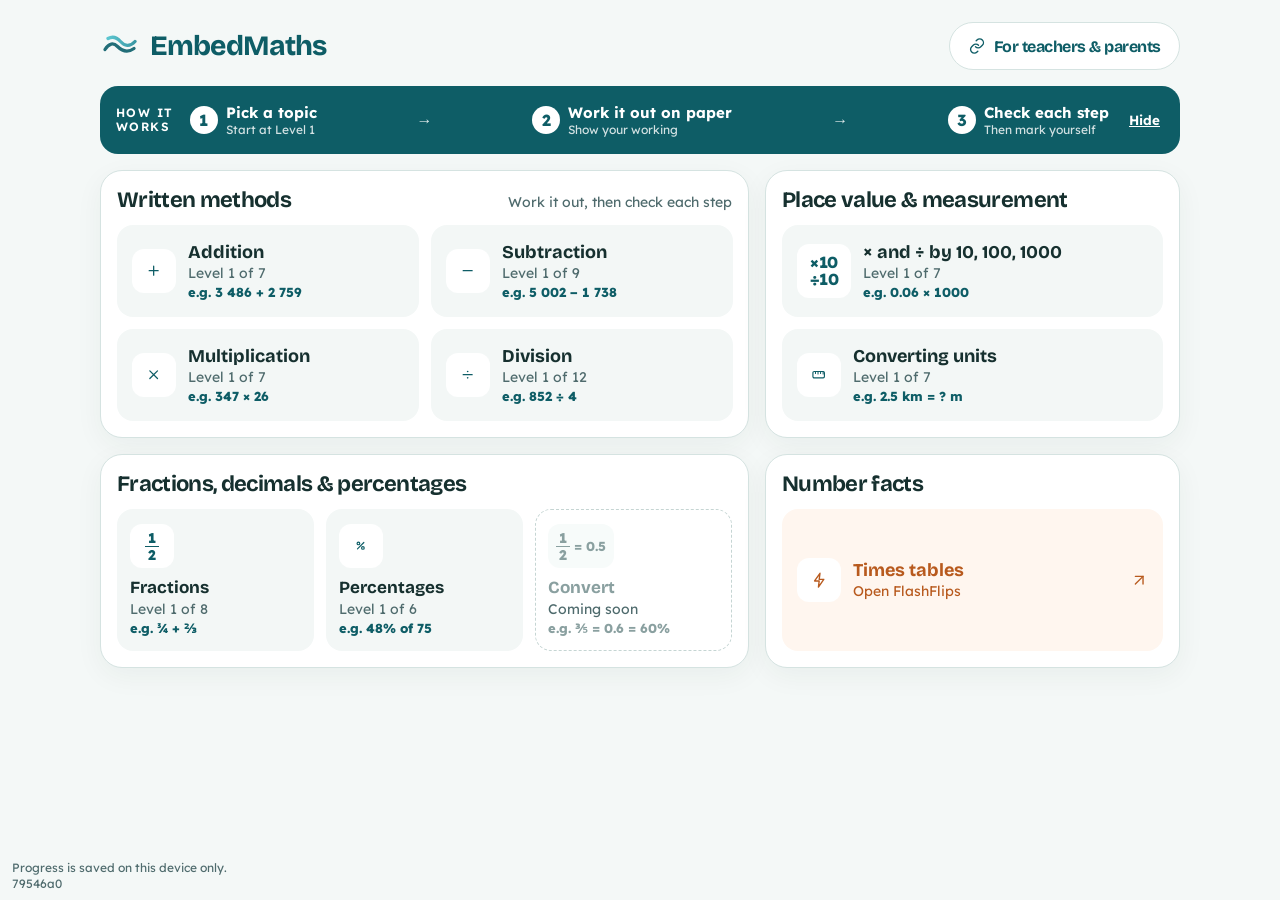
<file: index.html>
<!DOCTYPE html>
<html lang="en">
<head>
<meta charset="UTF-8">
<meta name="viewport" content="width=device-width, initial-scale=1">
<title>EmbedMaths</title>
<meta http-equiv="refresh" content="0; url=hub/">
<link rel="icon" type="image/png" href="icons/icon-embedmaths-512.png">
<style>
  body { margin: 0; min-height: 100vh; display: flex; align-items: center; justify-content: center;
    background: #F4F8F7; color: #16302F; font-family: "Segoe UI", sans-serif; }
  a { color: #0E5D66; font-size: 20px; font-weight: 700; }
</style>
</head>
<body>
<p><a id="go" href="hub/">Go to EmbedMaths</a></p>
<script>
  var dest = 'hub/' + location.search + location.hash;
  document.getElementById('go').href = dest;
  location.replace(dest);
</script>
</body>
</html>
</file>
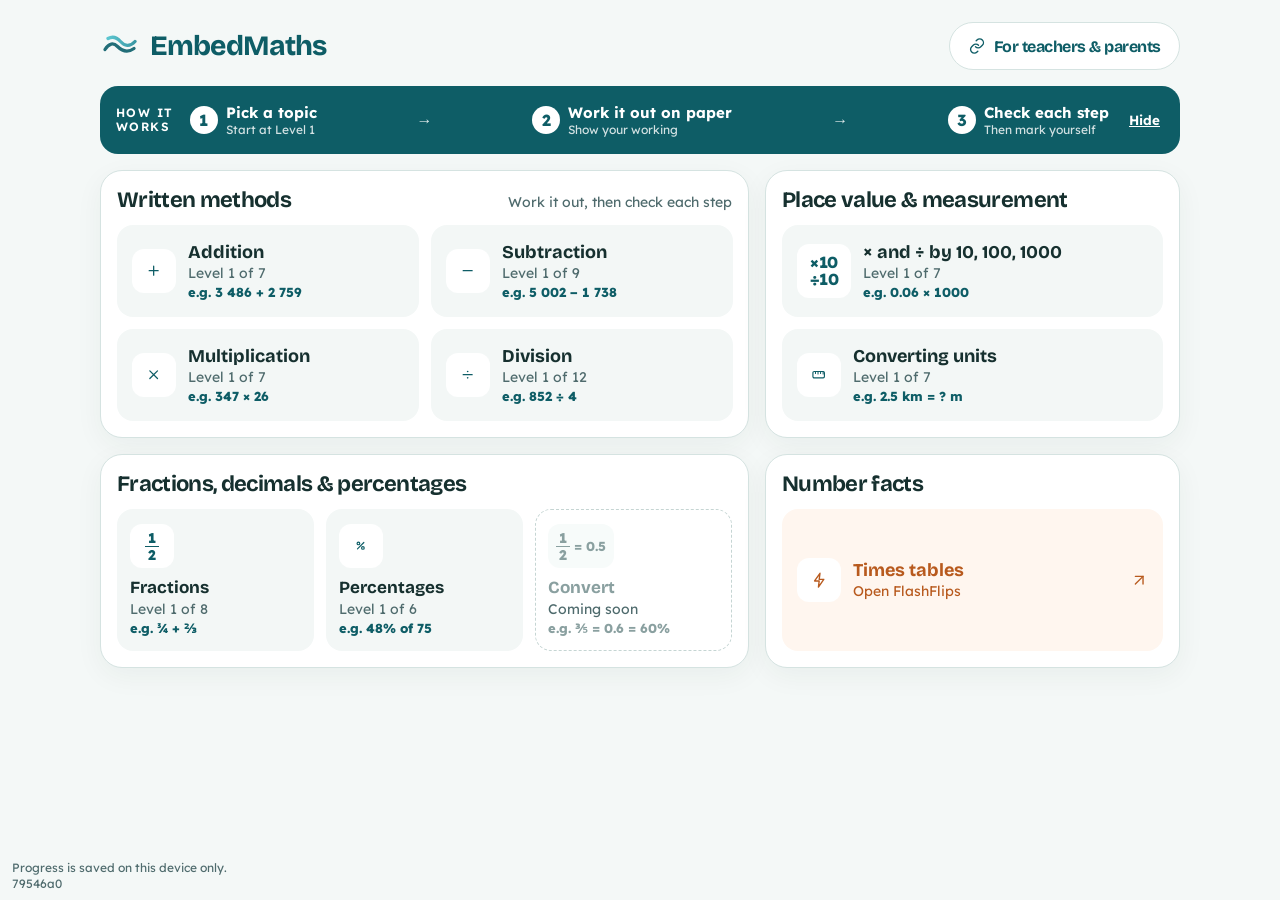
<file: hub/index.html>
<!DOCTYPE html>
<html lang="en">
<head>
<meta charset="UTF-8">
<meta name="viewport" content="width=device-width, initial-scale=1, viewport-fit=cover">
<title>EmbedMaths</title>
<meta name="theme-color" content="#0E5D66">
<link rel="manifest" href="../manifest.webmanifest">
<link rel="apple-touch-icon" sizes="180x180" href="../icons/icon-embedmaths-180.png">
<link rel="icon" type="image/png" href="../icons/icon-embedmaths-512.png">
<meta name="apple-mobile-web-app-capable" content="yes">
<meta name="mobile-web-app-capable" content="yes">
<meta name="apple-mobile-web-app-status-bar-style" content="black-translucent">
<meta name="apple-mobile-web-app-title" content="EmbedMaths">
<script>
  /* Short commit id. Also the cache-buster. The version action keeps this current. */
  var VERSION = '79546a0';
  document.write('<link rel="stylesheet" href="core/styles.css?v=' + VERSION + '">');
</script>
</head>
<body>
<div id="app"></div>
<div id="note" class="modal hidden" role="dialog" aria-modal="true" aria-labelledby="noteText"></div>
<script>
  ['core/store.js', 'core/app.js', 'core/placevalue-chart.js', 'topics/subtraction.js', 'topics/addition.js', 'topics/multiplication.js', 'topics/division.js', 'topics/fractions.js', 'topics/percentages.js', 'topics/place-value.js', 'topics/conversions.js', 'core/levels.js', 'core/player.js', 'core/summary.js', 'core/extend.js', 'core/vendor/qrcode.js', 'core/linkbuilder.js'].forEach(function (src) {
    document.write('<script src="' + src + '?v=' + VERSION + '"><\/script>');
  });
</script>
<script>EM.boot();</script>
</body>
</html>
</file>
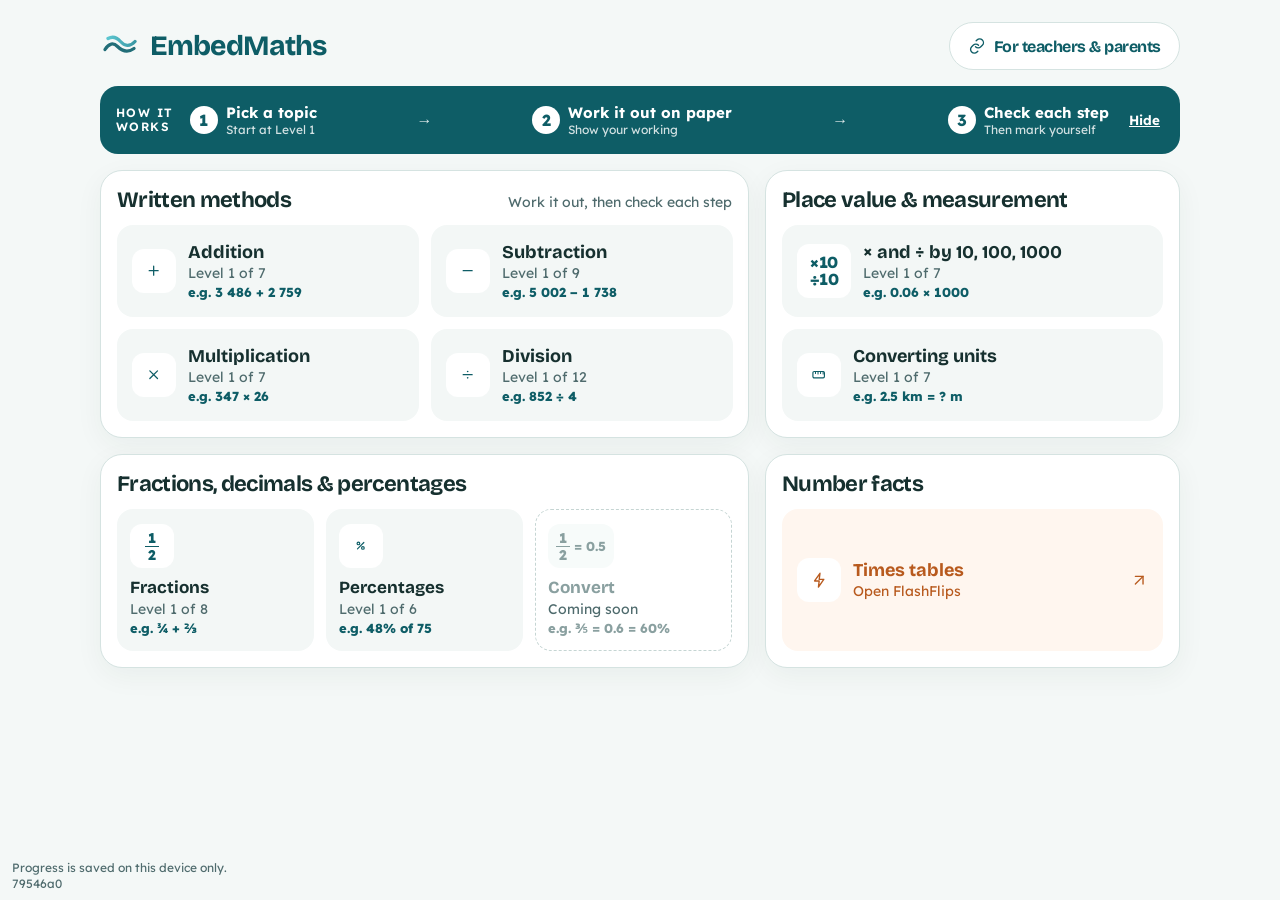
<file: embedmaths-addition-subtraction.html>
<!DOCTYPE html>
<html lang="en">
<head>
<meta charset="UTF-8">
<meta name="viewport" content="width=device-width, initial-scale=1">
<title>EmbedMaths</title>
<meta http-equiv="refresh" content="0; url=hub/?t=sub">
<link rel="icon" type="image/png" href="icons/icon-addsub-512.png">
<style>
  body { margin: 0; min-height: 100vh; display: flex; align-items: center; justify-content: center;
    background: #F4F8F7; color: #16302F; font-family: "Segoe UI", sans-serif; }
  a { color: #0E5D66; font-size: 20px; font-weight: 700; }
</style>
</head>
<body>
<p><a id="go" href="hub/?t=sub">Go to EmbedMaths</a></p>
<script>
  location.replace('hub/?t=sub' + location.hash);
</script>
</body>
</html>
</file>
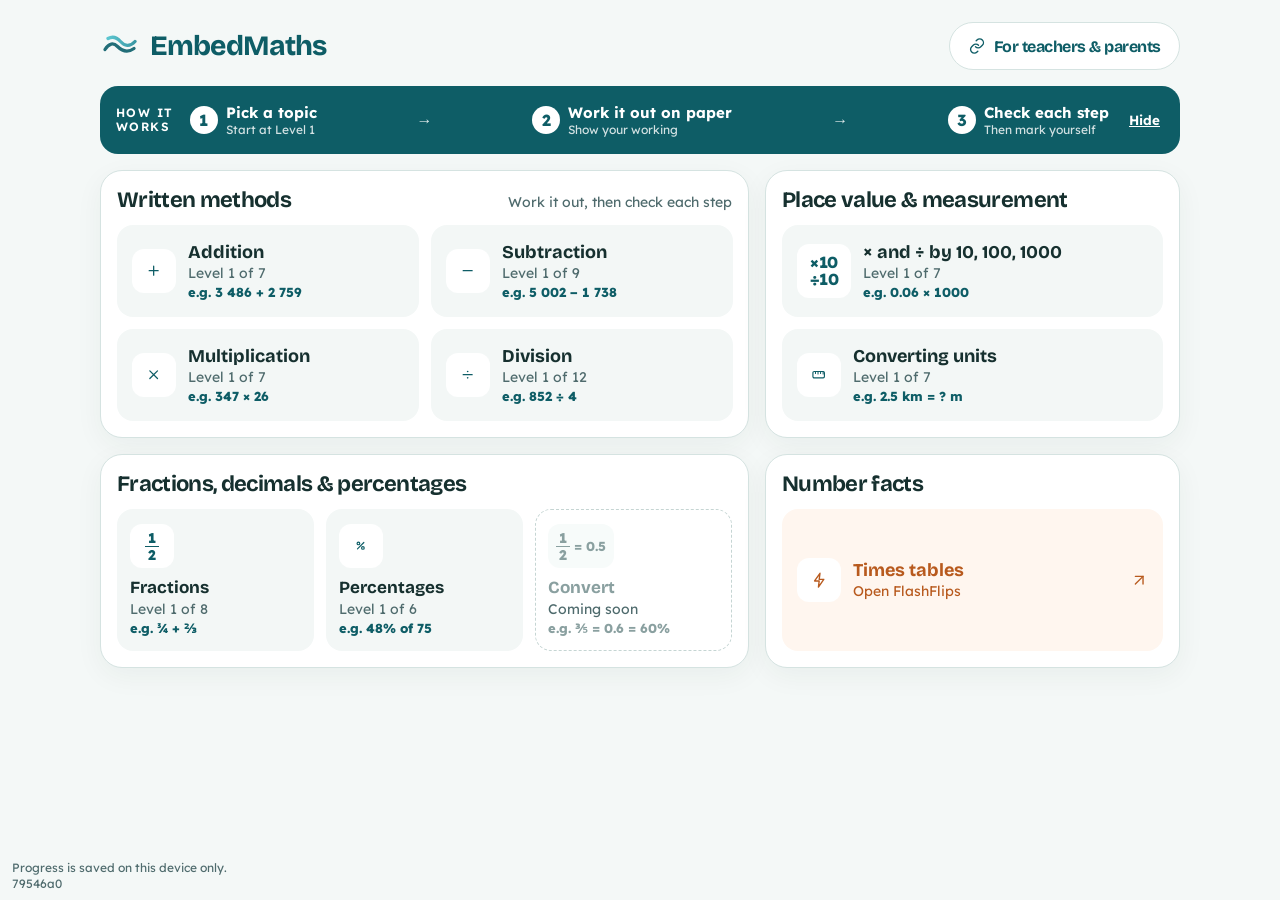
<file: embedmaths-multiplication.html>
<!DOCTYPE html>
<html lang="en">
<head>
<meta charset="UTF-8">
<meta name="viewport" content="width=device-width, initial-scale=1">
<title>EmbedMaths</title>
<meta http-equiv="refresh" content="0; url=hub/?t=mul">
<link rel="icon" type="image/png" href="icons/icon-multiplication-512.png">
<style>
  body { margin: 0; min-height: 100vh; display: flex; align-items: center; justify-content: center;
    background: #F4F8F7; color: #16302F; font-family: "Segoe UI", sans-serif; }
  a { color: #0E5D66; font-size: 20px; font-weight: 700; }
</style>
</head>
<body>
<p><a id="go" href="hub/?t=mul">Go to EmbedMaths</a></p>
<script>
  location.replace('hub/?t=mul' + location.hash);
</script>
</body>
</html>
</file>
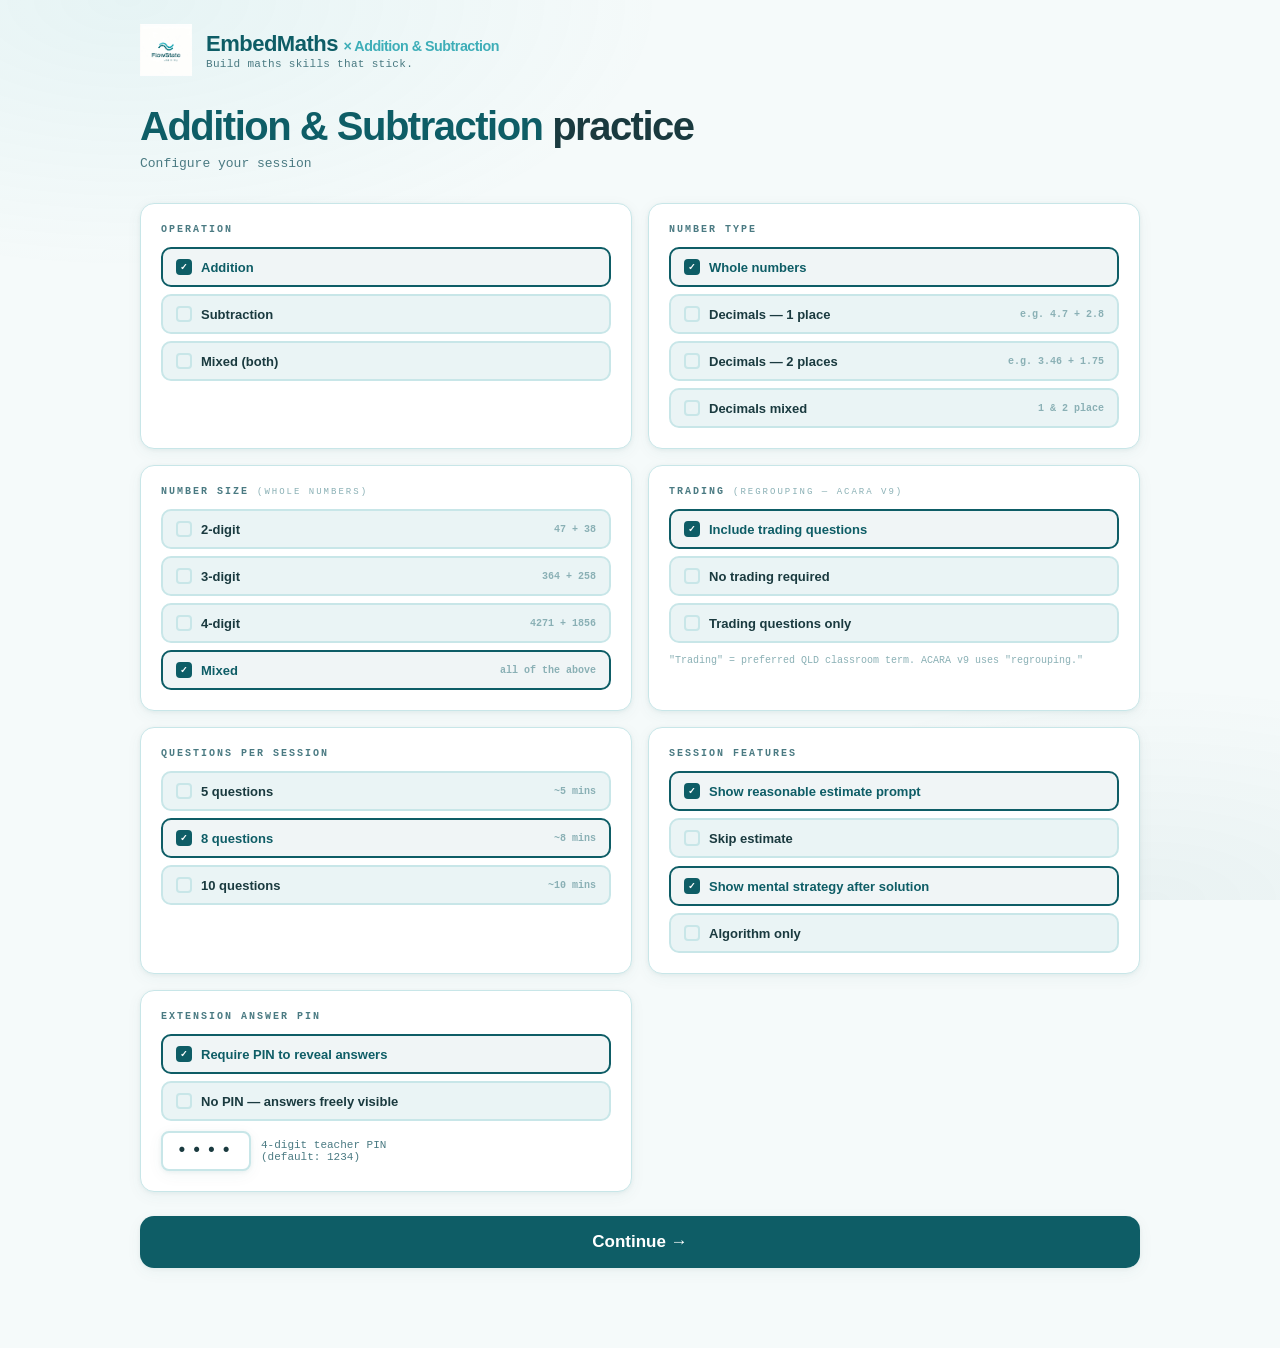
<file: archive/embedmaths-addition-subtraction.html>
<!DOCTYPE html>
<html lang="en">
<head>
<meta charset="UTF-8">
<meta name="viewport" content="width=device-width, initial-scale=1.0">
<title>EmbedMaths Addition &amp; Subtraction — FlowState Learning</title>
<link rel="apple-touch-icon" sizes="180x180" href="icons/icon-addsub-180.png">
<link rel="icon" type="image/png" href="icons/icon-addsub-512.png">
<link rel="manifest" href="manifest-addition-subtraction.webmanifest">
<meta name="theme-color" content="#0e5d66">
<meta name="apple-mobile-web-app-capable" content="yes">
<meta name="mobile-web-app-capable" content="yes">
<meta name="apple-mobile-web-app-status-bar-style" content="black-translucent">
<meta name="apple-mobile-web-app-title" content="Add & Subtract">

<style>
:root {
  --bg:#f5fafa; --surface:#ffffff; --surface2:#eaf4f5; --border:#c8e6e8;
  --accent:#0e5d66; --accent2:#3eaeb8; --accent3:#c0392b;
  --text:#1a3a3f; --text-muted:#4a7a82; --text-dim:#8ab0b5;
  --green:#0e5d66; --orange:#c05621; --purple:#6c3dbb;
  --radius:14px; --mono:'Courier New',ui-monospace,monospace; --sans:-apple-system,'Segoe UI','Helvetica Neue',sans-serif;
  --shadow:0 1px 4px rgba(14,93,102,.07), 0 4px 16px rgba(14,93,102,.05);
  --teal-light:#3eaeb8; --teal-dark:#0e5d66;
}
*{box-sizing:border-box;margin:0;padding:0;}
body{background:var(--bg);color:var(--text);font-family:var(--sans);min-height:100vh;
  display:flex;flex-direction:column;align-items:center;justify-content:flex-start;
  padding:24px 20px 80px;overflow-x:hidden;}
body::before{content:'';position:fixed;inset:0;pointer-events:none;z-index:0;
  background:radial-gradient(ellipse 70% 50% at 10% 0%,rgba(62,174,184,.08) 0%,transparent 60%),
             radial-gradient(ellipse 60% 40% at 90% 100%,rgba(14,93,102,.05) 0%,transparent 60%);}
.container{width:100%;max-width:1000px;position:relative;z-index:1;}

/* ── SHARED ── */
.hidden{display:none!important;}
.logo{display:flex;align-items:center;gap:14px;margin-bottom:28px;}
.brand-logo{width:52px;height:52px;object-fit:contain;flex-shrink:0;}
.logo-text-block{display:flex;flex-direction:column;gap:1px;}
.logo-app-name{font-size:22px;font-weight:800;letter-spacing:-.5px;color:var(--teal-dark);}
.logo-tagline{font-size:11px;color:var(--text-muted);font-family:var(--mono);letter-spacing:.3px;}
h1{font-size:clamp(24px,5vw,40px);font-weight:800;letter-spacing:-1.5px;line-height:1.1;margin-bottom:8px;}
h1 em{color:var(--accent);font-style:normal;}
.subtitle{color:var(--text-muted);font-size:13px;margin-bottom:32px;font-family:var(--mono);}
.setup-grid{display:grid;grid-template-columns:1fr 1fr;gap:16px;margin-bottom:24px;}
@media(max-width:620px){.setup-grid{grid-template-columns:1fr;}}
.setup-card{background:var(--surface);border:1px solid var(--border);border-radius:var(--radius);padding:20px;box-shadow:var(--shadow);}
.setup-card h3{font-size:10px;font-weight:600;letter-spacing:2px;text-transform:uppercase;color:var(--text-muted);margin-bottom:12px;font-family:var(--mono);}
.option-group{display:flex;flex-direction:column;gap:7px;}
.option-btn{background:var(--surface2);border:2px solid var(--border);border-radius:10px;padding:10px 13px;color:var(--text);font-family:var(--sans);font-size:13px;font-weight:600;cursor:pointer;text-align:left;transition:all .15s ease;display:flex;align-items:center;gap:9px;}
.option-btn .check{width:16px;height:16px;border-radius:4px;border:2px solid var(--border);flex-shrink:0;display:flex;align-items:center;justify-content:center;font-size:9px;transition:all .15s;}
.option-btn.selected{border-color:var(--accent);background:rgba(14,93,102,.06);color:var(--accent);}
.option-btn.selected .check{background:var(--accent);border-color:var(--accent);color:#fff;}
.option-btn:hover:not(.selected){border-color:var(--text-dim);}
small.hint{font-size:10px;color:var(--text-dim);margin-left:auto;font-family:var(--mono);}
.start-btn{width:100%;padding:16px 32px;background:var(--accent);color:#fff;border:none;border-radius:var(--radius);font-family:var(--sans);font-size:17px;font-weight:800;cursor:pointer;transition:all .2s ease;box-shadow:var(--shadow);}
.start-btn:hover{background:#0a4a52;transform:translateY(-1px);box-shadow:0 8px 24px rgba(26,86,219,.25);}

/* PIN setup area */
.pin-row{display:flex;align-items:center;gap:10px;margin-top:10px;}
.pin-input{background:var(--surface);border:2px solid var(--border);border-radius:8px;padding:8px 12px;color:var(--text);font-family:var(--mono);font-size:18px;font-weight:700;width:90px;letter-spacing:4px;text-align:center;box-shadow:var(--shadow);}
.pin-input:focus{outline:none;border-color:var(--accent);}
.pin-label{font-size:11px;color:var(--text-muted);font-family:var(--mono);}


/* ── LAUNCH SCREEN ── */
.launch-screen{display:none;}.launch-screen.active{display:flex;flex-direction:column;gap:16px;animation:fadeUp .4s ease both;}
.launch-title{font-size:13px;font-weight:600;letter-spacing:2px;text-transform:uppercase;color:var(--text-muted);font-family:var(--mono);margin-bottom:4px;}
.launch-grid{display:grid;grid-template-columns:1fr 1fr;gap:16px;}
@media(max-width:540px){.launch-grid{grid-template-columns:1fr;}}
.launch-card{border-radius:var(--radius);padding:32px 28px;cursor:pointer;transition:all .2s ease;border:2px solid transparent;text-align:left;font-family:var(--sans);}
.launch-card.practice-card{background:var(--surface);border-color:var(--border);box-shadow:var(--shadow);}
.launch-card.practice-card:hover{border-color:var(--accent);background:rgba(14,93,102,.04);}
.launch-card.ext-card{background:rgba(108,61,187,.05);border-color:rgba(108,61,187,.2);box-shadow:var(--shadow);}
.launch-card.ext-card:hover{border-color:var(--purple);background:rgba(108,61,187,.08);}
.launch-card .lc-icon{font-size:36px;margin-bottom:14px;display:block;}
.launch-card .lc-title{font-size:20px;font-weight:800;letter-spacing:-.5px;margin-bottom:6px;}
.launch-card.practice-card .lc-title{color:var(--accent);}
.launch-card.ext-card .lc-title{color:var(--purple);}
.launch-card .lc-desc{font-size:13px;color:var(--text-muted);line-height:1.5;}
.launch-card .lc-tag{display:inline-block;margin-top:14px;font-size:10px;font-weight:700;letter-spacing:1.5px;text-transform:uppercase;padding:4px 10px;border-radius:6px;font-family:var(--mono);}
.practice-card .lc-tag{background:rgba(14,93,102,.08);color:var(--accent);}
.ext-card .lc-tag{background:rgba(108,61,187,.08);color:var(--purple);}
.launch-session-info{background:var(--surface);border:1px solid var(--border);border-radius:10px;padding:12px 16px;font-family:var(--mono);font-size:12px;color:var(--text-muted);display:flex;align-items:center;gap:12px;flex-wrap:wrap;box-shadow:var(--shadow);}
.launch-session-info strong{color:var(--text);}

/* ── EXTENSION SCREEN ── */
.ext-screen{display:none;}
.ext-screen.active{display:flex;flex-direction:column;gap:16px;animation:fadeUp .4s ease both;}
.ext-q-card{background:rgba(108,61,187,.04);border:1px solid rgba(108,61,187,.18);border-radius:var(--radius);padding:20px 24px;position:relative;min-height:120px;box-shadow:var(--shadow);}
.ext-q-card::before{content:'';position:absolute;top:0;left:0;right:0;height:3px;background:linear-gradient(90deg,var(--purple),var(--accent2));}
.ext-q-header{display:flex;align-items:center;justify-content:space-between;margin-bottom:16px;}
.ext-q-badge{font-size:9px;font-weight:700;letter-spacing:2px;text-transform:uppercase;background:rgba(108,61,187,.1);border:1px solid rgba(108,61,187,.25);border-radius:5px;padding:3px 9px;color:var(--purple);font-family:var(--mono);}
.ext-q-counter{font-family:var(--mono);font-size:11px;color:var(--text-muted);}
.ext-q-text{font-size:clamp(15px,2.8vw,20px);font-weight:700;color:var(--text);line-height:1.6;min-height:60px;display:block;}
.ext-ans-panel{background:var(--surface);border:1px solid var(--border);border-radius:var(--radius);overflow:hidden;}
.ext-ans-header{background:var(--surface2);border-bottom:1px solid var(--border);padding:12px 20px;font-size:10px;letter-spacing:1.5px;text-transform:uppercase;color:var(--text-muted);font-family:var(--mono);font-weight:600;}
.ext-ans-body{padding:16px 20px;font-size:14px;color:var(--teal-dark);font-family:var(--mono);line-height:1.6;display:none;font-weight:600;}
.ext-ans-body.show{display:block;animation:fadeUp .3s ease both;}

/* ── PRACTICE SCREEN ── */
.practice-screen{display:none;}
.practice-screen.active{display:flex;flex-direction:column;gap:10px;animation:fadeUp .4s ease both;flex:1;overflow:hidden;}
.top-bar{display:flex;align-items:center;justify-content:space-between;gap:10px;flex-wrap:wrap;}
.session-badge{background:var(--surface);border:1px solid var(--border);border-radius:8px;padding:6px 12px;font-family:var(--mono);font-size:11px;color:var(--text-muted);display:flex;align-items:center;gap:8px;box-shadow:var(--shadow);}
.session-badge .op-tag{color:var(--accent);font-weight:700;}
.q-counter{font-family:var(--mono);font-size:12px;color:var(--text-muted);}
.q-counter strong{color:var(--text);}
.back-btn{background:none;border:1px solid var(--border);border-radius:8px;padding:6px 12px;color:var(--text-muted);font-family:var(--sans);font-size:11px;font-weight:600;cursor:pointer;transition:all .15s;}
.back-btn:hover{border-color:var(--text-muted);color:var(--text);}

/* ESTIMATE BOX */
.estimate-box{background:rgba(62,174,184,.06);border:1px solid rgba(62,174,184,.25);border-radius:var(--radius);padding:14px 20px;display:flex;align-items:center;gap:14px;box-shadow:var(--shadow);;flex-shrink:0;}
.est-icon{font-size:26px;flex-shrink:0;}
.est-label{font-size:10px;letter-spacing:2px;text-transform:uppercase;color:var(--teal-dark);font-family:var(--mono);margin-bottom:4px;}
.est-prompt{font-size:15px;font-weight:700;color:var(--text);}
.est-hint{font-size:11px;color:var(--text-muted);margin-top:3px;font-family:var(--mono);}

/* QUESTION CARD */
.question-card{background:var(--surface);border:1px solid var(--border);border-radius:var(--radius);padding:18px 24px;text-align:center;min-height:110px;display:flex;flex-direction:column;align-items:center;justify-content:center;position:relative;overflow:hidden;box-shadow:var(--shadow);;flex-shrink:0;}
.question-card::before{content:'';position:absolute;top:0;left:0;right:0;height:3px;background:linear-gradient(90deg,var(--accent),var(--accent2));}
.q-label{font-family:var(--mono);font-size:10px;letter-spacing:2px;text-transform:uppercase;color:var(--text-dim);margin-bottom:14px;}
.q-equation{font-family:var(--mono);font-size:clamp(28px,6vw,54px);font-weight:700;letter-spacing:-2px;color:var(--text);line-height:1;margin-bottom:8px;}
.q-instruction{font-size:12px;color:var(--text-muted);font-family:var(--mono);}

/* REVEAL PANEL */
.reveal-panel{background:var(--surface);border:1px solid var(--border);border-radius:var(--radius);overflow:hidden;box-shadow:var(--shadow);flex:1;display:flex;flex-direction:column;min-height:0;}
.reveal-header{background:var(--surface2);border-bottom:1px solid var(--border);padding:8px 16px;display:flex;align-items:center;justify-content:space-between;gap:12px;}
.reveal-title{font-size:10px;font-weight:600;letter-spacing:1.5px;text-transform:uppercase;color:var(--text-muted);font-family:var(--mono);}
.step-dots{display:flex;gap:5px;}
.step-dot{width:7px;height:7px;border-radius:50%;background:var(--border);transition:all .3s;}
.step-dot.done{background:var(--accent);}
.step-dot.active{background:var(--accent);box-shadow:0 0 8px rgba(245,200,66,.5);}
.reveal-body{padding:10px 14px;display:grid;grid-template-columns:1fr 1fr;gap:14px;flex:1;min-height:0;overflow:hidden;}
@media(max-width:640px){.reveal-body{grid-template-columns:1fr;}}

/* ── ALGORITHM COLUMN LAYOUT (CSS GRID — pixel-perfect alignment) ── */
.algo-col{display:flex;flex-direction:column;align-items:center;justify-content:flex-start;padding-top:4px;overflow-y:auto;min-height:0;}
.algo-col h4{font-size:10px;letter-spacing:2px;text-transform:uppercase;color:var(--text-dim);margin-bottom:16px;font-family:var(--mono);}
.algo-grid-wrap{display:inline-block;position:relative;font-size:clamp(13px,2.2vw,21px);font-family:var(--mono);font-weight:700;}

/* Each row of the algorithm */
.algo-row{display:flex;align-items:flex-end;justify-content:flex-end;position:relative;margin-bottom:2px;}
.algo-row.carry-row{margin-bottom:0;min-height:1.3em;overflow:visible;}
.algo-row.sep-row{border-top:3px solid var(--text-muted);margin-top:6px;padding-top:4px;}

/* Each digit cell — FIXED width so columns always align */
.dc{
  display:inline-flex;flex-direction:column;align-items:center;justify-content:flex-end;
  width:1.4ch; /* fixed character width — key to alignment */
  font-family:var(--mono);font-size:clamp(20px,3.5vw,34px);font-weight:700;
  position:relative;line-height:1.2;
}
.dc.dot{width:.8ch;color:var(--text-muted);font-weight:900;}
.dc.op{width:1.4ch;color:var(--accent);align-items:flex-start;}
.dc.spacer{width:1.4ch;} /* placeholder where op symbol goes in non-op rows */

/* digit content inside cell */
.dc .d{display:block;position:relative;text-align:center;width:100%;}
.dc .d.hi{color:var(--accent);animation:pulse .4s ease;}
.dc .d.res{color:var(--green);animation:popInSimple .3s ease both;}
.dc .d.pend{color:#d1d5db;}

/* Trading annotations */
.dc .d.crossed{color:var(--accent3);text-decoration:line-through;text-decoration-color:var(--accent3);font-size:.75em;opacity:.75;}
.dc .newval{position:absolute;top:-1.1em;left:50%;transform:translateX(-50%);font-size:.55em;color:var(--accent2);font-weight:700;white-space:nowrap;animation:popInUp .3s ease both;}

/* Carry digit (addition) */
.carry-cell{font-size:clamp(20px,3.5vw,34px);color:var(--accent2);font-weight:700;height:.55em;line-height:1;display:flex;align-items:flex-end;justify-content:center;width:1.4ch;font-family:var(--mono);overflow:visible;}
.carry-cell span{font-size:.48em;color:#c0392b;font-weight:900;line-height:1;display:block;opacity:1;visibility:visible;}
.carry-cell.dot{visibility:hidden;width:.8ch;}.carry-cell.spacer,.carry-cell.op{visibility:hidden;}

/* REGROUPING tag */
.regroup-tag{display:inline-block;background:rgba(255,107,107,.15);border:1px solid rgba(255,107,107,.3);border-radius:5px;padding:2px 6px;font-size:9px;font-weight:700;color:var(--accent3);font-family:var(--mono);letter-spacing:.5px;margin-left:5px;vertical-align:middle;}

/* EXPLAIN COLUMN */
.explain-col{display:flex;flex-direction:column;justify-content:flex-start;gap:5px;overflow-y:auto;min-height:0;flex:1;}
.explain-col h4{font-size:10px;letter-spacing:2px;text-transform:uppercase;color:var(--text-dim);margin-bottom:4px;font-family:var(--mono);}
.step-item{background:var(--surface2);border:1px solid var(--border);border-radius:7px;padding:6px 10px;opacity:.22;transform:translateX(8px);transition:all .35s ease;border-left:3px solid transparent;}
.step-item.revealed{opacity:1;transform:translateX(0);border-left-color:var(--border);}
.step-item.current{opacity:1;transform:translateX(0);border-left-color:var(--accent);background:rgba(14,93,102,.04);}
.step-number{font-family:var(--mono);font-size:9px;color:var(--text-dim);letter-spacing:1px;margin-bottom:2px;text-transform:uppercase;}
.step-item.current .step-number{color:var(--accent);font-weight:700;}
.step-text{font-size:11px;font-weight:600;color:var(--text);line-height:1.45;}
.step-calc{font-family:var(--mono);font-size:10px;color:var(--accent2);margin-top:3px;}
.strategy-note{background:rgba(78,205,196,.06);border:1px solid rgba(78,205,196,.2);border-radius:10px;padding:11px 13px;font-size:11px;color:var(--accent2);display:flex;gap:9px;line-height:1.5;}
.strategy-note .icon{flex-shrink:0;font-size:14px;margin-top:1px;}
.note-label{font-size:9px;letter-spacing:1.5px;text-transform:uppercase;color:rgba(78,205,196,.6);margin-bottom:3px;font-family:var(--mono);}

/* CONTROLS */
.controls{display:flex;gap:10px;align-items:center;}
.ctrl-btn{flex:1;padding:12px 16px;border-radius:10px;font-family:var(--sans);font-size:14px;font-weight:700;cursor:pointer;transition:all .2s ease;border:2px solid transparent;letter-spacing:-.2px;}
.ctrl-btn.primary{background:var(--accent);color:#fff;border-color:var(--accent);}
.ctrl-btn.primary:hover{background:#0a4a52;transform:translateY(-1px);box-shadow:0 6px 20px rgba(26,86,219,.2);}
.ctrl-btn.secondary{background:transparent;color:var(--text-muted);border-color:var(--border);}
.ctrl-btn.secondary:hover{border-color:var(--text-muted);color:var(--text);}
.ctrl-btn.ghost{background:var(--surface2);color:var(--text);border-color:var(--border);}
.ctrl-btn.ghost:hover{border-color:var(--accent2);color:var(--accent2);}
.ctrl-btn.ext-btn{background:rgba(180,138,255,.1);color:var(--purple);border-color:rgba(180,138,255,.35);font-size:12px;flex:0 0 auto;padding:14px 16px;}
.ctrl-btn.ext-btn:hover{background:rgba(180,138,255,.18);border-color:var(--purple);}

/* EXTENSION PANEL */
.ext-panel{background:rgba(180,138,255,.06);border:1px solid rgba(180,138,255,.25);border-radius:var(--radius);padding:24px 28px;animation:fadeUp .35s ease both;}
.ext-header{display:flex;align-items:center;justify-content:space-between;margin-bottom:16px;}
.ext-title{font-size:11px;letter-spacing:2px;text-transform:uppercase;color:var(--purple);font-family:var(--mono);font-weight:600;}
.ext-close{background:none;border:none;color:var(--text-muted);font-size:18px;cursor:pointer;padding:0 4px;}
.ext-problem{font-size:clamp(14px,2.5vw,18px);font-weight:700;color:var(--text);line-height:1.55;margin-bottom:16px;}
.ext-answer-wrap{margin-top:8px;}
.ext-answer-box{background:var(--surface2);border:1px solid var(--border);border-radius:10px;padding:12px 16px;font-family:var(--mono);font-size:13px;color:var(--green);display:none;}
.ext-answer-box.show{display:block;animation:fadeUp .3s ease both;}
.ext-reveal-hint{font-size:11px;color:var(--text-dim);font-family:var(--mono);margin-top:8px;}
.long-press-btn{background:var(--surface2);border:2px solid var(--border);border-radius:10px;padding:11px 16px;color:var(--text-muted);font-family:var(--mono);font-size:12px;font-weight:600;cursor:pointer;position:relative;overflow:hidden;transition:border-color .2s;user-select:none;-webkit-user-select:none;}
.long-press-btn:hover{border-color:var(--text-dim);}
.long-press-btn .lp-progress{position:absolute;left:0;bottom:0;height:3px;background:var(--accent);width:0%;transition:width linear;border-radius:0 0 0 10px;}
.long-press-btn.pressing .lp-progress{width:100%;}

/* PIN OVERLAY */
.pin-overlay{position:fixed;inset:0;background:rgba(17,25,40,.7);z-index:100;display:flex;align-items:center;justify-content:center;backdrop-filter:blur(6px);}
.pin-box{background:var(--surface);border:1px solid var(--border);border-radius:var(--radius);padding:36px;text-align:center;width:280px;}
.pin-box h3{font-size:14px;font-weight:700;margin-bottom:6px;}
.pin-box p{font-size:11px;color:var(--text-muted);font-family:var(--mono);margin-bottom:20px;}
.pin-dots{display:flex;justify-content:center;gap:10px;margin-bottom:20px;}
.pin-dot-ui{width:14px;height:14px;border-radius:50%;background:var(--border);transition:background .15s;}
.pin-dot-ui.filled{background:var(--accent);}
.pin-keypad{display:grid;grid-template-columns:repeat(3,1fr);gap:8px;}
.pin-key{background:var(--surface2);border:1px solid var(--border);border-radius:10px;padding:14px;font-family:var(--mono);font-size:18px;font-weight:700;cursor:pointer;color:var(--text);transition:all .15s;}
.pin-key:hover{background:var(--border);border-color:var(--text-muted);}
.pin-key.del{color:var(--accent3);font-size:14px;}
.pin-key.cancel-k{color:var(--text-muted);font-size:12px;grid-column:1;}
.pin-error{color:var(--accent3);font-size:11px;font-family:var(--mono);margin-top:10px;min-height:16px;}

/* COMPLETE */
.complete-screen{display:none;text-align:center;padding:60px 40px;animation:fadeUp .5s ease both;}
.complete-screen.active{display:flex;flex-direction:column;align-items:center;gap:18px;}
.complete-icon{font-size:60px;animation:popInSimple .5s ease both;}
.complete-screen h2{font-size:32px;font-weight:800;letter-spacing:-1px;}
.complete-screen h2 span{color:var(--accent);}
.complete-stats{background:var(--surface);border:1px solid var(--border);border-radius:var(--radius);padding:20px 40px;font-family:var(--mono);font-size:13px;color:var(--text-muted);line-height:2;}

@keyframes fadeUp{from{opacity:0;transform:translateY(14px);}to{opacity:1;transform:translateY(0);}}
@keyframes pulse{0%,100%{transform:scale(1);}50%{transform:scale(1.2);}}
@keyframes popInSimple{from{opacity:0;transform:scale(.8);}to{opacity:1;transform:scale(1);}}
@keyframes popInUp{from{opacity:0;transform:translateX(-50%) translateY(4px);}to{opacity:1;transform:translateX(-50%) translateY(0);}}
</style>
</head>
<body>
<div class="container">

<!-- ════════════════ SETUP SCREEN ════════════════ -->
<div class="setup-screen" id="setupScreen">
  <div class="logo"><img src="[data-uri]" alt="FlowState Learning" class="brand-logo"><div class="logo-text-block"><div class="logo-app-name">EmbedMaths <span style="font-size:.65em;color:var(--teal-light);font-weight:600">&#215; Addition &amp; Subtraction</span></div><div class="logo-tagline">Build maths skills that stick.</div></div></div>
  <h1><em>Addition &amp; Subtraction</em> practice</h1>
  <p class="subtitle">Configure your session</p>

  <div class="setup-grid">
    <div class="setup-card">
      <h3>Operation</h3>
      <div class="option-group" id="opGroup">
        <button class="option-btn selected" data-val="addition" onclick="sel('opGroup',this)"><span class="check">✓</span>Addition</button>
        <button class="option-btn" data-val="subtraction" onclick="sel('opGroup',this)"><span class="check"></span>Subtraction</button>
        <button class="option-btn" data-val="mixed" onclick="sel('opGroup',this)"><span class="check"></span>Mixed (both)</button>
      </div>
    </div>

    <div class="setup-card">
      <h3>Number type</h3>
      <div class="option-group" id="typeGroup">
        <button class="option-btn selected" data-val="whole" onclick="sel('typeGroup',this)"><span class="check">✓</span>Whole numbers</button>
        <button class="option-btn" data-val="dec1" onclick="sel('typeGroup',this)"><span class="check"></span>Decimals — 1 place<small class="hint">e.g. 4.7 + 2.8</small></button>
        <button class="option-btn" data-val="dec2" onclick="sel('typeGroup',this)"><span class="check"></span>Decimals — 2 places<small class="hint">e.g. 3.46 + 1.75</small></button>
        <button class="option-btn" data-val="decmixed" onclick="sel('typeGroup',this)"><span class="check"></span>Decimals mixed<small class="hint">1 &amp; 2 place</small></button>
      </div>
    </div>

    <div class="setup-card">
      <h3>Number size <span style="color:var(--text-dim);font-size:9px;font-weight:400">(whole numbers)</span></h3>
      <div class="option-group" id="sizeGroup">
        <button class="option-btn" data-val="2d" onclick="sel('sizeGroup',this)"><span class="check"></span>2-digit<small class="hint">47 + 38</small></button>
        <button class="option-btn" data-val="3d" onclick="sel('sizeGroup',this)"><span class="check"></span>3-digit<small class="hint">364 + 258</small></button>
        <button class="option-btn" data-val="4d" onclick="sel('sizeGroup',this)"><span class="check"></span>4-digit<small class="hint">4271 + 1856</small></button>
        <button class="option-btn selected" data-val="mixed" onclick="sel('sizeGroup',this)"><span class="check">✓</span>Mixed<small class="hint">all of the above</small></button>
      </div>
    </div>

    <div class="setup-card">
      <h3>Trading <span style="color:var(--text-dim);font-size:9px;font-weight:400">(regrouping — ACARA v9)</span></h3>
      <div class="option-group" id="regroup">
        <button class="option-btn selected" data-val="with" onclick="sel('regroup',this)"><span class="check">✓</span>Include trading questions</button>
        <button class="option-btn" data-val="without" onclick="sel('regroup',this)"><span class="check"></span>No trading required</button>
        <button class="option-btn" data-val="only" onclick="sel('regroup',this)"><span class="check"></span>Trading questions only</button>
      </div>
      <p style="font-size:10px;color:var(--text-dim);margin-top:10px;font-family:var(--mono);line-height:1.5">"Trading" = preferred QLD classroom term. ACARA v9 uses "regrouping."</p>
    </div>

    <div class="setup-card">
      <h3>Questions per session</h3>
      <div class="option-group" id="qCountGroup">
        <button class="option-btn" data-val="5" onclick="sel('qCountGroup',this)"><span class="check"></span>5 questions<small class="hint">~5 mins</small></button>
        <button class="option-btn selected" data-val="8" onclick="sel('qCountGroup',this)"><span class="check">✓</span>8 questions<small class="hint">~8 mins</small></button>
        <button class="option-btn" data-val="10" onclick="sel('qCountGroup',this)"><span class="check"></span>10 questions<small class="hint">~10 mins</small></button>
      </div>
    </div>

    <div class="setup-card">
      <h3>Session features</h3>
      <div class="option-group" id="estGroup">
        <button class="option-btn selected" data-val="yes" onclick="sel('estGroup',this)"><span class="check">✓</span>Show reasonable estimate prompt</button>
        <button class="option-btn" data-val="no" onclick="sel('estGroup',this)"><span class="check"></span>Skip estimate</button>
      </div>
      <div class="option-group" style="margin-top:8px" id="stratGroup">
        <button class="option-btn selected" data-val="yes" onclick="sel('stratGroup',this)"><span class="check">✓</span>Show mental strategy after solution</button>
        <button class="option-btn" data-val="no" onclick="sel('stratGroup',this)"><span class="check"></span>Algorithm only</button>
      </div>

    </div>

    <div class="setup-card" id="pinCard">
      <h3>Extension answer PIN</h3>
      <div class="option-group" id="pinToggle">
        <button class="option-btn selected" data-val="yes" onclick="sel('pinToggle',this);togglePinInput()"><span class="check">✓</span>Require PIN to reveal answers</button>
        <button class="option-btn" data-val="no" onclick="sel('pinToggle',this);togglePinInput()"><span class="check"></span>No PIN — answers freely visible</button>
      </div>
      <div class="pin-row" id="pinInputRow">
        <input type="password" inputmode="numeric" maxlength="4" class="pin-input" id="teacherPinInput" value="1234" placeholder="PIN">
        <span class="pin-label">4-digit teacher PIN<br>(default: 1234)</span>
      </div>
    </div>

  </div>
  <button class="start-btn" onclick="startSession()">Continue →</button>
</div>


<!-- ════════════════ LAUNCH SCREEN ════════════════ -->
<div class="launch-screen" id="launchScreen">
  <div class="top-bar">
    <div class="launch-session-info" id="launchInfo">
      <span>Session configured — choose your path:</span>
    </div>
    <button class="back-btn" onclick="goSetup()">← Settings</button>
  </div>
  <div style="margin:8px 0 4px">
    <div class="launch-title">Who are you?</div>
  </div>
  <div class="launch-grid">
    <button class="launch-card practice-card" onclick="beginPractice()">
      <span class="lc-icon">✏️</span>
      <div class="lc-title">Algorithm Practice</div>
      <div class="lc-desc">Work through written algorithm questions with step-by-step solutions. Use paper or your whiteboard.</div>
      <span class="lc-tag">→ Start questions</span>
    </button>
    <button class="launch-card ext-card" onclick="beginExtension()">
      <span class="lc-icon">⭐</span>
      <div class="lc-title">Extension Challenges</div>
      <div class="lc-desc">Skip the algorithm practice — jump straight to word problems, missing numbers, multi-step and reasoning challenges.</div>
      <span class="lc-tag">→ Go to challenges</span>
    </button>
  </div>
</div>

<!-- ════════════════ EXTENSION SCREEN ════════════════ -->
<div class="ext-screen" id="extScreen">
  <div class="top-bar">
    <div class="session-badge"><span class="op-tag" style="color:var(--purple)" id="extSessTag">EXT</span><span id="extSessSizeTag"></span></div>
    <div class="q-counter">Challenge <strong id="extQNum">1</strong> of <strong id="extQTotal">8</strong></div>
    <button class="back-btn" onclick="show('launchScreen')">← Back</button>
  </div>

  <div class="ext-q-card">
    <div class="ext-q-header">
      <div class="ext-q-badge" id="extQBadge">Word problem</div>
      <div class="ext-q-counter" id="extQCounter"></div>
    </div>
    <div class="ext-q-text" id="extQText">—</div>
  </div>

  <div class="ext-ans-panel">
    <div class="ext-ans-header">Answer</div>
    <div class="ext-ans-body" id="extAnsBody"></div>
  </div>

  <div class="controls">
    <button class="ctrl-btn ghost" id="extShowAnsBtn" onclick="showExtAns()" style="background:rgba(108,61,187,.07);color:var(--purple);border-color:rgba(108,61,187,.3);box-shadow:var(--shadow)">Hold to reveal answer</button>
    <button class="ctrl-btn primary hidden" id="extNextBtn" onclick="nextExtQ()">Next challenge →</button>
  </div>
</div>

<!-- ════════════════ PRACTICE SCREEN ════════════════ -->
<div class="practice-screen" id="practiceScreen">
  <div class="top-bar">
    <div class="session-badge"><span class="op-tag" id="sessOpTag">ADD</span><span id="sessSizeTag">mixed</span></div>
    <div class="q-counter">Question <strong id="qNum">1</strong> of <strong id="qTotal">8</strong></div>
    <button class="back-btn" onclick="goSetup()">← Settings</button>
  </div>

  <!-- Estimate -->
  <div class="estimate-box hidden" id="estimateBox">
    <div class="est-icon">🎯</div>
    <div>
      <div class="est-label">Reasonable Estimate</div>
      <div class="est-prompt" id="estPrompt">Before calculating — what is a reasonable estimate?</div>
      <div class="est-hint">Round each number, then add or subtract. Write your estimate on your whiteboard.</div>
    </div>
  </div>

  <!-- Question -->
  <div class="question-card">
    <div class="q-label">Work this out on paper or your whiteboard</div>
    <div class="q-equation" id="qEquation">—</div>
    <div class="q-instruction">Use the formal written algorithm — show all working</div>
  </div>

  <!-- Reveal panel -->
  <div class="reveal-panel hidden" id="revealPanel">
    <div class="reveal-header">
      <div class="reveal-title">Step-by-step solution</div>
      <div class="step-dots" id="stepDots"></div>
    </div>
    <div class="reveal-body">
      <div class="algo-col">
        <h4>Written Layout</h4>
        <div id="algoDisplay"></div>
      </div>
      <div class="explain-col">
        <h4>What we're doing</h4>
        <div id="stepList"></div>
      </div>
    </div>
  </div>

  <!-- Controls -->
  <div class="controls">
    <button class="ctrl-btn ghost hidden" id="estRevealBtn" onclick="revealQuestion()">Ready — show question →</button>
    <button class="ctrl-btn ghost hidden" id="revealBtn" onclick="revealAnswer()">Show solution →</button>
    <button class="ctrl-btn secondary hidden" id="prevStepBtn" onclick="prevStep()" style="flex:0 0 auto;padding:12px 18px">← Back</button>
    <button class="ctrl-btn secondary hidden" id="nextStepBtn" onclick="nextStep()">Next step</button>
    <button class="ctrl-btn primary hidden" id="nextQBtn" onclick="nextQuestion()">Next question →</button>
  </div>
</div>

<!-- ════════════════ COMPLETE ════════════════ -->
<div class="complete-screen" id="completeScreen">
  <div class="complete-icon">🎯</div>
  <h2>Session <span>complete!</span></h2>
  <p style="color:var(--text-muted);font-size:14px">Great work — consistent practice builds skills into long-term memory.</p>
  <div class="complete-stats" id="completeStats"></div>
  <button class="start-btn" style="max-width:300px" onclick="goSetup()">← New Session</button>
</div>

<!-- ════════════════ PIN OVERLAY ════════════════ -->
<div class="pin-overlay hidden" id="pinOverlay">
  <div class="pin-box">
    <h3>🔒 Teacher PIN</h3>
    <p>Enter PIN to reveal the answer</p>
    <div class="pin-dots" id="pinDots">
      <div class="pin-dot-ui" id="pd0"></div>
      <div class="pin-dot-ui" id="pd1"></div>
      <div class="pin-dot-ui" id="pd2"></div>
      <div class="pin-dot-ui" id="pd3"></div>
    </div>
    <div class="pin-keypad">
      <button class="pin-key cancel-k" onclick="closePinOverlay()">Cancel</button>
      <button class="pin-key" onclick="pinKey('1')">1</button>
      <button class="pin-key" onclick="pinKey('2')">2</button>
      <button class="pin-key" onclick="pinKey('3')">3</button>
      <button class="pin-key" onclick="pinKey('4')">4</button>
      <button class="pin-key" onclick="pinKey('5')">5</button>
      <button class="pin-key" onclick="pinKey('6')">6</button>
      <button class="pin-key" onclick="pinKey('7')">7</button>
      <button class="pin-key" onclick="pinKey('8')">8</button>
      <button class="pin-key" onclick="pinKey('9')">9</button>
      <button class="pin-key del" onclick="pinKey('del')">⌫</button>
      <button class="pin-key" onclick="pinKey('0')">0</button>
    </div>
    <div class="pin-error" id="pinError"></div>
  </div>
</div>

<script>
// ══════════════════════════════════════════════
// CONFIG & STATE
// ══════════════════════════════════════════════
const cfg = {op:'addition',type:'whole',size:'mixed',regroup:'with',qCount:8,estimate:true,strategy:true,ext:true,pinRequired:true,pin:'1234'};
let sess = {questions:[],current:0,currentStep:0,steps:[],extProblems:[],currentExt:null,pinBuffer:'',awaitingPin:false};

function sel(gid, btn){
  document.querySelectorAll(`#${gid} .option-btn`).forEach(b=>{b.classList.remove('selected');b.querySelector('.check').textContent='';});
  btn.classList.add('selected');btn.querySelector('.check').textContent='✓';
}
function getVal(gid){const s=document.querySelector(`#${gid} .option-btn.selected`);return s?s.dataset.val:null;}
function togglePinInput(){
  const req=getVal('pinToggle')==='yes';
  document.getElementById('pinInputRow').classList.toggle('hidden',!req);
}

// ══════════════════════════════════════════════
// NUMBER GENERATION
// ══════════════════════════════════════════════
function ri(min,max){return Math.floor(Math.random()*(max-min+1))+min;}

function needsRegroup(ai,bi,op){
  const al=String(ai).padStart(10,'0').split('').reverse().map(Number);
  const bl=String(bi).padStart(10,'0').split('').reverse().map(Number);
  if(op==='addition'){let c=0;for(let i=0;i<10;i++){const s=al[i]+bl[i]+c;if(s>=10)return true;c=Math.floor(s/10);}return false;}
  else{for(let i=0;i<10;i++){if(al[i]<bl[i])return true;}return false;}
}

function genWhole(size){
  const s=size==='mixed'?['2d','3d','4d'][ri(0,2)]:size;
  if(s==='2d')return[ri(12,99),ri(12,99)];
  if(s==='3d')return[ri(100,999),ri(100,999)];
  return[ri(1000,9999),ri(1000,9999)];
}

// Generate decimal with genuine variety in decimal digits
function genDec(dp){
  // Integer part: 1–99, decimal part: ensure non-zero and varied
  const intA=ri(1,99), intB=ri(1,99);
  let decA, decB;
  if(dp===1){
    decA=ri(1,9); // 1–9 tenths — never zero
    decB=ri(1,9);
  } else {
    // 2dp: generate two-digit decimal 01–99, ensure not x0 pattern every time
    decA=ri(1,99);
    decB=ri(1,99);
  }
  const mult=Math.pow(10,dp);
  const a=(intA*mult+decA)/mult;
  const b=(intB*mult+decB)/mult;
  return[a,b];
}

function genQuestion(op,type,size,regroup){
  let a,b,dp=0;
  let actualOp=op==='mixed'?(Math.random()<.5?'addition':'subtraction'):op;
  let tries=0;
  do{
    tries++;
    if(type==='whole'){[a,b]=genWhole(size);dp=0;}
    else{dp=type==='dec1'?1:type==='dec2'?2:(Math.random()<.5?1:2);[a,b]=genDec(dp);}
    if(actualOp==='subtraction'&&a<b)[a,b]=[b,a];
    if(actualOp==='subtraction'&&Math.abs(a-b)<0.01)a+=dp?ri(1,5)/Math.pow(10,dp):ri(5,20);
    const mult=Math.pow(10,dp);
    const ai=Math.round(a*mult),bi=Math.round(b*mult);
    const rg=needsRegroup(ai,bi,actualOp);
    if(regroup==='with')break;
    if(regroup==='without'&&!rg)break;
    if(regroup==='only'&&rg)break;
    if(tries>60)break;
  }while(true);
  return{a,b,op:actualOp,dp};
}

function generateSession(){
  return Array.from({length:cfg.qCount},()=>genQuestion(cfg.op,cfg.type,cfg.size,cfg.regroup));
}

// ══════════════════════════════════════════════
// FORMAT HELPERS
// ══════════════════════════════════════════════
function fmt(n,dp){return dp===0?n.toLocaleString():n.toFixed(dp);}
function toInt(n,dp){return Math.round(n*Math.pow(10,dp));}

// ══════════════════════════════════════════════
// STEP BUILDERS
// ══════════════════════════════════════════════
const PLACE_NAMES_INT=['ones','tens','hundreds','thousands','ten-thousands','hundred-thousands'];
const PLACE_NAMES_DEC=['tenths','hundredths','thousandths'];

function colName(idxFromRight,dp){
  if(idxFromRight<dp)return PLACE_NAMES_DEC[dp-1-idxFromRight]||`dec${idxFromRight}`;
  return PLACE_NAMES_INT[idxFromRight-dp]||`place${idxFromRight}`;
}

function buildAddSteps(a,b,dp){
  const mult=Math.pow(10,dp);
  const ai=toInt(a,dp),bi=toInt(b,dp),ri2=ai+bi;
  const L=Math.max(String(ai).length,String(bi).length);
  const ad=String(ai).padStart(L,'0').split('').reverse().map(Number);
  const bd=String(bi).padStart(L,'0').split('').reverse().map(Number);
  const steps=[];let carry=0;
  const carries=new Array(L+1).fill(null);
  const results=new Array(L+1).fill(null);

  for(let i=0;i<L;i++){
    const sum=ad[i]+bd[i]+carry;
    const written=sum%10;const nc=Math.floor(sum/10);
    let text=`Add the <strong>${colName(i,dp)}</strong>: ${ad[i]} + ${bd[i]}`;
    let calc;
    if(carry>0)text+=` + ${carry} (carried)`;
    if(nc>0){calc=`${sum} → write <strong>${written}</strong>, carry <strong>${nc}</strong>`;}
    else{calc=`= <strong>${written}</strong>`;}
    // Record the carry generated by THIS column so it appears in this step
    if(nc>0)carries[i+1]=nc;
    results[i]=written;
    steps.push({text,calc,col:i,carries:[...carries],results:[...results],isTrade:false});
    carry=nc;
  }
  if(carry>0){results[L]=carry;steps.push({text:`Carry the final <strong>${carry}</strong>`,calc:`Write <strong>${carry}</strong>`,col:L,carries:[...carries],results:[...results],isTrade:false});}
  steps.push({text:`<strong>Answer: ${fmt(a,dp)} + ${fmt(b,dp)} = ${fmt(ri2/mult,dp)}</strong>`,calc:'✓ Complete',col:-1,carries:[...carries],results:[...results],isTrade:false,final:true});
  return{steps,result:ri2/mult};
}

function buildSubSteps(a,b,dp){
  const mult=Math.pow(10,dp);
  const ai=toInt(a,dp),bi=toInt(b,dp);
  const L=Math.max(String(ai).length,String(bi).length);
  const origTop=String(ai).padStart(L,'0').split('').reverse().map(Number);
  const bd=String(bi).padStart(L,'0').split('').reverse().map(Number);
  const wTop=[...origTop];
  const tradedFrom=new Array(L).fill(false);
  const tradedTo=new Array(L).fill(false);
  const newVals=new Array(L).fill(null); // value shown above (for crossed digit)
  const steps=[];
  const results=new Array(L).fill(null);

  for(let i=0;i<L;i++){
    let ad=wTop[i];const b2=bd[i];const cn=colName(i,dp);
    let text,calc;
    if(ad<b2){
      // find donor (nearest non-zero column to the left)
      let from=i+1;
      while(from<L&&wTop[from]===0)from++;
      // donor column gives up 1
      tradedFrom[from]=true;newVals[from]=wTop[from]-1;wTop[from]--;
      // any zero columns in between become 9 (they receive 10, then lend 1 on)
      for(let k=from-1;k>i;k--){
        tradedFrom[k]=true;newVals[k]=9;wTop[k]=9;
      }
      // target column receives 10
      wTop[i]+=10;tradedTo[i]=true;newVals[i]=wTop[i];ad=wTop[i];
      const srcName=colName(from,dp);
      text=`<span class="regroup-tag">TRADING</span> <strong>${cn}</strong>: only ${origTop[i]} here — trade 1 from the ${srcName} column → now ${ad} ${cn}`;
      calc=`${ad} − ${b2} = <strong>${ad-b2}</strong>`;
    } else {
      text=`Subtract the <strong>${cn}</strong>: ${ad} − ${b2}`;
      calc=`= <strong>${ad-b2}</strong>`;
    }
    results[i]=ad-b2;
    steps.push({text,calc,col:i,wTop:[...wTop],origTop:[...origTop],tradedFrom:[...tradedFrom],tradedTo:[...tradedTo],newVals:[...newVals],results:[...results],isTrade:tradedTo[i]});
  }
  steps.push({text:`<strong>Answer: ${fmt(a,dp)} − ${fmt(b,dp)} = ${fmt((ai-bi)/mult,dp)}</strong>`,calc:'✓ Complete',col:-1,wTop:[...wTop],origTop:[...origTop],tradedFrom:[...tradedFrom],tradedTo:[...tradedTo],newVals:[...newVals],results:[...results],isTrade:false,final:true});
  return{steps,result:(ai-bi)/mult};
}

// ══════════════════════════════════════════════
// ALGORITHM RENDERER (CSS Flexbox — fixed-width cells)
// ══════════════════════════════════════════════
function renderAlgo(q, step){
  const{a,b,op,dp}=q;
  const mult=Math.pow(10,dp);
  const ai=toInt(a,dp),bi=toInt(b,dp),ri2=op==='addition'?ai+bi:ai-bi;
  // L = max of the two INPUT numbers (not result) - result columns emerge through working
  const L=Math.max(String(ai).length,String(bi).length);
  const aStr=String(ai).padStart(L,' ');
  const bStr=String(bi).padStart(L,' ');
  // rStr still needed for carrying, but result row uses only L cells initially
  // Extra carry column added if result overflows
  const rStr=String(Math.abs(ri2));
  // resL: result row width — may be L+1 if result overflows into extra column
  const resultLen=String(Math.abs(ri2)).length;
  const resL=step&&step.results?
    Math.min(L + (resultLen>L?1:0), resultLen) : L;
  const opSym=op==='addition'?'+':'−';
  const activeColFromRight=step&&step.col>=0?step.col:-99;
  const activeColIdx=L-1-activeColFromRight; // index from left

  // Decimal insertion index (from left): digits before decimal = L - dp
  // dot goes between index (L-dp-1) and (L-dp)
  const dotAfterIdx=L-dp-1; // insert dot AFTER this index (0-based from left); -1 means no dot

  function makeRow(digits, rowClass, extra){
    let html=`<div class="algo-row ${rowClass||''}">`;
    html+=`<div class="dc ${extra?'op':'spacer'}">${extra||''}</div>`;
    for(let ci=0;ci<digits.length;ci++){
      const fromRight=L-1-ci;
      const isActive=ci===activeColIdx;
      html+=`<div class="dc${isActive?' ':''}">`;
      html+=digits[ci];
      html+=`</div>`;
      if(dp>0&&ci===dotAfterIdx)html+=`<div class="dc dot">.</div>`;
    }
    html+=`</div>`;
    return html;
  }

  // ── TOP ROW (a) with trading annotations for subtraction ──
  let topCells=[];
  for(let ci=0;ci<L;ci++){
    const fromRight=L-1-ci;
    const isActive=ci===activeColIdx;
    const origD=parseInt(aStr[ci]);
    if(op==='subtraction'&&step&&(step.tradedFrom&&step.tradedFrom[fromRight]||step.tradedTo&&step.tradedTo[fromRight])){
      const crossed=step.tradedFrom[fromRight];
      const nv=step.newVals?step.newVals[fromRight]:null;
      topCells.push(`<div class="dc${isActive?' ':''}">
        <span class="d${crossed?' crossed':''}${isActive?' hi':''}">${origD}</span>
        ${nv!==null?`<span class="newval">${nv}</span>`:''}
      </div>`+(dp>0&&ci===dotAfterIdx?'<div class="dc dot">.</div>':''));
    } else {
      topCells.push(`<div class="dc">
        <span class="d${isActive?' hi':''}">${aStr[ci]}</span>
      </div>`+(dp>0&&ci===dotAfterIdx?'<div class="dc dot">.</div>':''));
    }
  }

  // ── CARRY ROW (addition) ──
  let carryHtml='';
  if(op==='addition'&&step&&step.carries){
    carryHtml=`<div class="algo-row carry-row">`;
    carryHtml+=`<div class="carry-cell spacer"></div>`;
    // carry row has L cells, one per digit column
    // Only show carry[j] if it feeds into a column already processed (j <= step.col+1)
    // carry row uses resL width (same as result row) so columns align correctly
    // Show carry[j] above column j only when column j is being worked (col >= j)
    const maxVisibleCarry = step.col >= 0 ? step.col + 1 : -1;
    const carryRowLen = resL;
    const carryDotIdx = dp > 0 ? resL - dp - 1 : -1;
    for(let ci=0;ci<carryRowLen;ci++){
      const fromRight=carryRowLen-1-ci;
      const c=step.carries[fromRight]||null;
      const visible = c && fromRight <= maxVisibleCarry;
      carryHtml+=`<div class="carry-cell">${visible?`<span style="color:#c0392b;font-weight:900">${c}</span>`:''}</div>`;
      if(dp>0&&ci===carryDotIdx)carryHtml+=`<div class="carry-cell dot"></div>`;
    }
    carryHtml+=`</div>`;
  }

  // ── RESULT ROW ──
  let resCells=[];

  for(let ci=0;ci<resL;ci++){
    const fromRight=resL-1-ci;
    const rv=step&&step.results?step.results[fromRight]:null;
    const shown=rv!==null&&rv!==undefined;
    // Only show a cell if: it's within L (the input number width)
    // OR it's been revealed (i.e. a carry produced a digit here)
    // Skip leading spaces in result row (shown digit cells always included)
    if(fromRight>=L && !shown && ci===0) continue; // only skip if truly empty leading space
    // Decimal dot in result: position based on resL (result may be wider than input)
    const resDotIdx = resL - dp - 1; // dot goes after this ci in result row
    resCells.push(`<div class="dc">
      <span class="d ${shown?'res':'pend'}">${shown?rv:'?'}</span>
    </div>`+(dp>0&&ci===resDotIdx?'<div class="dc dot">.</div>':''));
  }

  // When result overflows (resL > L), top/bot rows get leading empty cell for alignment
  const overflow = resL > L;
  const emptyCell = '<div class="dc"></div>';

  let html='<div class="algo-grid-wrap">';
  html+=carryHtml;
  // Top row: prepend empty cell if overflow so decimal aligns with result
  const topPad = overflow ? emptyCell : '';
  html+=`<div class="algo-row"><div class="dc spacer"></div>${topPad}${topCells.join('')}</div>`;
  // Bottom (b) row with op
  let botCells='';
  for(let ci=0;ci<L;ci++){
    const fromRight=L-1-ci;const isActive=ci===activeColIdx;
    botCells+=`<div class="dc"><span class="d${isActive?' hi':''}">${bStr[ci]}</span></div>`;
    if(dp>0&&ci===dotAfterIdx)botCells+=`<div class="dc dot">.</div>`;
  }
  const botPad2 = overflow ? emptyCell : '';
  html+=`<div class="algo-row"><div class="dc op">${opSym}</div>${botPad2}${botCells}</div>`;
  // Separator + result
  html+=`<div class="algo-row sep-row"><div class="dc spacer"></div>${resCells.join('')}</div>`;
  html+=`</div>`;
  return html;
}

// ══════════════════════════════════════════════
// MENTAL STRATEGY
// ══════════════════════════════════════════════
function mentalStrategy(a,b,op,dp){
  if(dp>0){
    const mult=Math.pow(10,dp),ai=toInt(a,dp),bi=toInt(b,dp);
    const res=op==='addition'?ai+bi:ai-bi;
    return`<strong>Think whole numbers first:</strong> Ignore the decimal point temporarily.<br>
      ${ai} ${op==='addition'?'+':'−'} ${bi} = ${res}<br>Then place the decimal: <strong>${fmt(res/mult,dp)}</strong>`;
  }
  if(op==='addition'){
    const rb=Math.round(b/10)*10,diff=rb-b;
    if(diff!==0)return`<strong>Round and adjust:</strong> Round ${b} to ${rb}, then adjust.<br>${a} + ${rb} = ${a+rb} → ${diff>0?'subtract':'add'} ${Math.abs(diff)} = <strong>${a+b}</strong>`;
    return`<strong>Split strategy:</strong> ${a} + ${Math.floor(b/10)*10} = ${a+Math.floor(b/10)*10}, then + ${b%10} = <strong>${a+b}</strong>`;
  } else {
    const rb=Math.round(b/10)*10,diff=rb-b;
    if(diff!==0)return`<strong>Round and adjust:</strong> Round ${b} to ${rb}, then adjust.<br>${a} − ${rb} = ${a-rb} → ${diff>0?'add back':'subtract'} ${Math.abs(diff)} = <strong>${a-b}</strong>`;
    return`<strong>Counting on:</strong> From ${b}, count up to ${a} = <strong>${a-b}</strong>`;
  }
}

// ══════════════════════════════════════════════
// EXTENSION PROBLEMS
// ══════════════════════════════════════════════
function genExtProblems(q){
  const{a,b,op,dp}=q;
  const res=op==='addition'?a+b:a-b;
  const r=fmt(res,dp);
  const af=fmt(a,dp),bf=fmt(b,dp);
  const sumVal=a+b;
  const sumF=fmt(sumVal,dp);
  const smaller=Math.min(a,b);
  const pays=fmt(Math.ceil(sumVal/10)*10,dp);
  const change=fmt(Math.ceil(sumVal/10)*10-sumVal,dp);
  const half=fmt(Math.round(smaller*0.5*Math.pow(10,dp))/Math.pow(10,dp),dp);
  const ninety=fmt(Math.round(res*0.9*Math.pow(10,dp))/Math.pow(10,dp),dp);
  const dbl=fmt(a*2,dp);

  const pool=[
    // ── WORD PROBLEMS ──
    {type:'Word problem',p:`A school fundraiser collected $${af} in Week 1 and $${bf} in Week 2. How much was collected altogether?`,
     a:`$${af} + $${bf} = <strong>$${sumF}</strong>`},
    {type:'Word problem',p:`A water tank held ${af} litres. After ${op==='subtraction'?bf+' litres was used':'a refill of '+bf+' litres was added'}, how many litres remain?`,
     a:`${af} ${op==='addition'?'+':'−'} ${bf} = <strong>${r} litres</strong>`},
    {type:'Word problem',p:`The distance from school to the park is ${af} km and from the park to the oval is ${bf} km. What is the total distance from school to the oval via the park?`,
     a:`${af} + ${bf} = <strong>${sumF} km</strong>`},
    {type:'Word problem',p:`Mia saves $${af} in January and $${bf} in February. She then spends $${half} on a book. How much does she have left?`,
     a:`Step 1: $${af} + $${bf} = $${sumF}<br>Step 2: $${sumF} − $${half} = <strong>$${fmt(sumVal - parseFloat(half),dp)}</strong>`},

    // ── MISSING NUMBER ──
    {type:'Missing number',p:`Find the missing number:<br><strong style="font-size:1.2em;font-family:var(--mono)">___ ${op==='addition'?'+':'−'} ${bf} = ${r}</strong>`,
     a:`Missing number = <strong>${af}</strong><br>Check: ${af} ${op==='addition'?'+':'−'} ${bf} = ${r} ✓`},
    {type:'Missing number',p:`Find the missing number:<br><strong style="font-size:1.2em;font-family:var(--mono)">${af} ${op==='addition'?'+':'−'} ___ = ${r}</strong>`,
     a:`Missing number = <strong>${bf}</strong><br>Check: ${af} ${op==='addition'?'+':'−'} ${bf} = ${r} ✓`},

    // ── TRUE OR FALSE / REASONING ──
    {type:'True or False',p:`True or False?<br><strong>${af} ${op==='addition'?'+':'−'} ${bf} > ${ninety}</strong><br><em>Explain your reasoning.</em>`,
     a:`${af} ${op==='addition'?'+':'−'} ${bf} = ${r}<br>${r} > ${ninety} → <strong>${res>res*0.9?'TRUE ✓':'FALSE ✗'}</strong>`},
    {type:'True or False',p:`True or False?<br><strong>${af} + ${bf} = ${bf} + ${af}</strong><br><em>What maths property does this show?</em>`,
     a:`<strong>TRUE ✓</strong> — This is the <em>Commutative Property of Addition</em>: the order of addends does not change the sum.`},
    {type:'True or False',p:`True or False?<br><strong>(${af} + ${bf}) − ${bf} = ${af}</strong><br><em>Show your working.</em>`,
     a:`Step 1: ${af} + ${bf} = ${sumF}<br>Step 2: ${sumF} − ${bf} = ${af}<br><strong>TRUE ✓</strong> — Addition and subtraction are inverse operations.`},

    // ── MULTI-STEP / ORDER OF OPERATIONS ──
    {type:'Multi-step',p:`Evaluate — show your working:<br><strong style="font-family:var(--mono)">(${af} + ${bf}) − ${half}</strong><br><em>Hint: solve the brackets first.</em>`,
     a:`Step 1: ${af} + ${bf} = ${sumF}<br>Step 2: ${sumF} − ${half} = <strong>${fmt(sumVal - parseFloat(half),dp)}</strong>`},
    {type:'Multi-step',p:`A customer buys two items priced $${af} and $${bf}. They pay with a $${pays} note. What change do they receive?`,
     a:`Total: $${af} + $${bf} = $${sumF}<br>Change: $${pays} − $${sumF} = <strong>$${change}</strong>`},
    {type:'Multi-step',p:`If ${af} + ${bf} = ${r}, what is ${dbl} + ${bf}?<br><em>Can you work it out without recalculating from scratch?</em>`,
     a:`${dbl} is double ${af}, so the sum also increases by ${af}.<br>${dbl} + ${bf} = <strong>${fmt(a*2+b,dp)}</strong>`},

    // ── ESTIMATION / REASONABLENESS ──
    {type:'Estimation',p:`A student calculated ${af} + ${bf} = ${fmt(res*1.25,dp)}. Is this reasonable? How do you know?`,
     a:`Estimate: ≈ ${fmt(Math.round(a/10)*10+Math.round(b/10)*10,dp)}<br>Actual: <strong>${r}</strong><br>${fmt(res*1.25,dp)} is <strong>not reasonable</strong> — it is much too large.`},
    {type:'Estimation',p:`Without calculating exactly — is ${af} ${op==='addition'?'+':'−'} ${bf} closer to ${fmt(Math.round(res/100)*100-100,dp)}, ${fmt(Math.round(res/100)*100,dp)}, or ${fmt(Math.round(res/100)*100+100,dp)}?<br><em>Explain your estimate strategy.</em>`,
     a:`Round each number and ${op}. The answer ${r} is closest to <strong>${fmt(Math.round(res/100)*100,dp)}</strong>.`},
  ];

  // Pick 4, ensuring variety of problem types
  const shuffled=pool.sort(()=>Math.random()-.5);
  const seen=new Set();const picked=[];
  for(const item of shuffled){
    if(!seen.has(item.type)){seen.add(item.type);picked.push(item);}
    if(picked.length>=4)break;
  }
  for(const item of shuffled){if(picked.length>=4)break;if(!picked.includes(item))picked.push(item);}
  return picked;
}

// ══════════════════════════════════════════════
// SESSION FLOW
// ══════════════════════════════════════════════
function startSession(){
  cfg.op=getVal('opGroup');cfg.type=getVal('typeGroup');cfg.size=getVal('sizeGroup');
  cfg.regroup=getVal('regroup');cfg.qCount=parseInt(getVal('qCountGroup'));
  cfg.estimate=getVal('estGroup')==='yes';cfg.strategy=getVal('stratGroup')==='yes';
  cfg.pinRequired=getVal('pinToggle')==='yes';
  cfg.pin=document.getElementById('teacherPinInput').value||'1234';
  // Build session info label
  const opL=cfg.op==='mixed'?'Addition & Subtraction':cfg.op==='addition'?'Addition':'Subtraction';
  const typeL=cfg.type==='whole'?(cfg.size==='mixed'?'mixed size':cfg.size+' numbers'):cfg.type.replace('dec','')+'dp decimals';
  const tradingL=cfg.regroup==='with'?'with trading':cfg.regroup==='without'?'no trading':'trading only';
  document.getElementById('launchInfo').innerHTML=
    `<strong>${opL}</strong> &nbsp;·&nbsp; <strong>${typeL}</strong> &nbsp;·&nbsp; ${tradingL}`;
  show('launchScreen');
}

function beginPractice(){
  sess.questions=generateSession();sess.current=0;
  document.getElementById('qTotal').textContent=cfg.qCount;
  const ol=cfg.op==='mixed'?'ADD/SUB':cfg.op==='addition'?'ADD':'SUB';
  document.getElementById('sessOpTag').textContent=ol;
  const tl=cfg.type==='whole'?(cfg.size==='mixed'?'mixed size':cfg.size):cfg.type.replace('dec','')+'dp decimals';
  document.getElementById('sessSizeTag').textContent=tl;
  show('practiceScreen');loadQuestion();
}

function beginExtension(){
  // Generate a bank of extension problems using session config numbers
  // Use harder numbers: bigger, always with trading, same dp
  sess.extBank=genExtBank();
  sess.extCurrent=0;
  const ol=cfg.op==='mixed'?'ADD/SUB':cfg.op==='addition'?'ADD':'SUB';
  document.getElementById('extSessTag').textContent=ol+' EXT';
  const tl=cfg.type==='whole'?(cfg.size==='mixed'?'mixed':cfg.size):cfg.type.replace('dec','')+'dp';
  document.getElementById('extSessSizeTag').textContent=tl+' challenges';
  document.getElementById('extQTotal').textContent=sess.extBank.length;
  loadExtQ();show('extScreen');
}

function loadQuestion(){
  const q=sess.questions[sess.current];
  sess.currentStep=0;
  sess.layoutOnly=false;
  const built=q.op==='addition'?buildAddSteps(q.a,q.b,q.dp):buildSubSteps(q.a,q.b,q.dp);
  sess.steps=built.steps;
  sess.extProblems=genExtProblems(q);

  document.getElementById('qNum').textContent=sess.current+1;
  const sym=q.op==='addition'?'+':'−';
  document.getElementById('qEquation').textContent=`${fmt(q.a,q.dp)} ${sym} ${fmt(q.b,q.dp)}`;
  document.getElementById('revealPanel').classList.add('hidden');

  // Dots
  const de=document.getElementById('stepDots');de.innerHTML='';
  sess.steps.forEach((_,i)=>{const d=document.createElement('div');d.className='step-dot';d.id=`dot${i}`;de.appendChild(d);});

  // Estimate
  if(cfg.estimate){
    const mult=Math.pow(10,q.dp);
    const ra=q.dp?Math.round(q.a):Math.round(q.a/10)*10;
    const rb2=q.dp?Math.round(q.b):Math.round(q.b/10)*10;
    document.getElementById('estPrompt').textContent=
      `${fmt(q.a,q.dp)} ${sym} ${fmt(q.b,q.dp)} — write a reasonable estimate on your whiteboard`;
    document.getElementById('estimateBox').classList.remove('hidden');
    showCtrl('estRevealBtn');hideCtrl('revealBtn');
  } else {
    document.getElementById('estimateBox').classList.add('hidden');
    hideCtrl('estRevealBtn');showCtrl('revealBtn');
  }
  hideCtrl('nextStepBtn');hideCtrl('nextQBtn');hideCtrl('prevStepBtn');
}

function revealQuestion(){
  document.getElementById('estimateBox').classList.add('hidden');
  hideCtrl('estRevealBtn');showCtrl('revealBtn');
}

function revealAnswer(){
  document.getElementById('revealPanel').classList.remove('hidden');
  hideCtrl('revealBtn');showCtrl('nextStepBtn');
  // Show blank layout first — no step highlighted, all results hidden
  renderLayoutOnly();
}

function renderLayoutOnly(){
  sess.layoutOnly=true;
  const q=sess.questions[sess.current];
  // Render algo with null step so all result cells show '?'
  document.getElementById('algoDisplay').innerHTML=renderAlgo(q,null);
  // Show empty step list with just a prompt
  const listEl=document.getElementById('stepList');
  listEl.innerHTML='';
  const div=document.createElement('div');
  div.className='step-item current';
  div.innerHTML='<div class="step-number">Ready</div><div class="step-text">Setting out is shown — tap <strong>Next step</strong> to work through the solution.</div>';
  listEl.appendChild(div);
  // Update dots — none active yet
  sess.steps.forEach((_,i)=>{
    const d=document.getElementById('dot'+i);if(!d)return;
    d.className='step-dot';
  });
  showCtrl('nextStepBtn');hideCtrl('nextQBtn');hideCtrl('prevStepBtn');
}

function nextStep(){
  if(sess.layoutOnly){
    // First press after layout reveal — show step 0 without incrementing
    sess.layoutOnly=false;
    sess.currentStep=0;
  } else {
    if(sess.currentStep<sess.steps.length-1)sess.currentStep++;
  }
  renderState();
  if(sess.currentStep>=sess.steps.length-1){hideCtrl('nextStepBtn');showCtrl('nextQBtn');}
}

function prevStep(){
  if(sess.layoutOnly)return;
  if(sess.currentStep>0){
    sess.currentStep--;
    renderState();
    showCtrl('nextStepBtn');hideCtrl('nextQBtn');
  } else {
    renderLayoutOnly();
  }
}

function renderState(){
  const q=sess.questions[sess.current];
  const step=sess.steps[sess.currentStep];
  document.getElementById('algoDisplay').innerHTML=renderAlgo(q,step);
  const listEl=document.getElementById('stepList');listEl.innerHTML='';
  for(let i=0;i<=sess.currentStep;i++){
    const s=sess.steps[i];
    const div=document.createElement('div');
    div.className=`step-item ${i===sess.currentStep?'current':'revealed'}`;
    div.innerHTML=`<div class="step-number">Step ${i+1}</div>
      <div class="step-text">${s.text}</div>
      ${s.calc?`<div class="step-calc">${s.calc}</div>`:''}`;
    listEl.appendChild(div);
    if(s.final&&cfg.strategy){
      const sd=document.createElement('div');sd.className='strategy-note';
      sd.innerHTML=`<span class="icon">💡</span><div>
        <div class="note-label">One possible mental strategy — yours may be different</div>
        ${mentalStrategy(q.a,q.b,q.op,q.dp)}
      </div>`;
      listEl.appendChild(sd);
    }
  }
  sess.steps.forEach((_,i)=>{
    const d=document.getElementById(`dot${i}`);if(!d)return;
    d.className='step-dot';
    if(i<sess.currentStep)d.classList.add('done');
    else if(i===sess.currentStep)d.classList.add('active');
  });
  showCtrl('prevStepBtn');
}

function nextQuestion(){
  sess.current++;
  if(sess.current>=sess.questions.length)showComplete();
  else loadQuestion();
}


// ══════════════════════════════════════════════
// EXTENSION SCREEN — standalone session
// ══════════════════════════════════════════════
function genExtBank(){
  const dp = cfg.type==='whole'?0:cfg.type==='dec1'?1:cfg.type==='dec2'?2:(Math.random()<.5?1:2);
  const bank=[];
  // Generate a large pool of problems across all types, then pick 8
  const allTypes=['Word problem','Missing number','True or False','Multi-step','Estimation'];
  for(let attempt=0;bank.length<8&&attempt<40;attempt++){
    let a,b,actualOp;
    actualOp=cfg.op==='mixed'?(Math.random()<.5?'addition':'subtraction'):cfg.op;
    if(cfg.type==='whole'){
      const s=['3d','4d'][ri(0,1)];
      [a,b]=genWhole(s);
    } else {
      [a,b]=genDec(dp);
      a=Math.round((a+ri(10,50))*Math.pow(10,dp))/Math.pow(10,dp);
      b=Math.round((b+ri(10,50))*Math.pow(10,dp))/Math.pow(10,dp);
    }
    if(isNaN(a)||isNaN(b)||a<=0||b<=0)continue;
    if(actualOp==='subtraction'&&a<b)[a,b]=[b,a];
    if(actualOp==='subtraction'&&Math.abs(a-b)<0.5)a+=dp?ri(1,5)/Math.pow(10,dp):ri(10,30);
    const q={a,b,op:actualOp,dp};
    // Generate full pool for this q and add all of them
    try{
      const probs=genExtProblems(q);
      for(const p of probs){
        if(p&&p.p&&p.a)bank.push(p);
        if(bank.length>=12)break;
      }
    }catch(e){console.warn('genExtBank skip:',e);}
  }
  // Shuffle bank, ensure type variety in first 8
  bank.sort(()=>Math.random()-.5);
  const seen=new Set();const final=[];
  for(const p of bank){
    if(!seen.has(p.type)){seen.add(p.type);final.push(p);}
    if(final.length>=5)break;
  }
  for(const p of bank){
    if(final.length>=8)break;
    if(!final.includes(p))final.push(p);
  }
  // Guarantee at least 1 problem even if something went wrong
  if(final.length===0){
    final.push({type:'Word problem',p:'What is 1,234 + 5,678?',a:'1,234 + 5,678 = <strong>6,912</strong>'});
  }
  return final.slice(0,8);
}

function loadExtQ(){
  const prob=sess.extBank&&sess.extBank[sess.extCurrent];
  if(!prob){console.error('No ext prob at index',sess.extCurrent,sess.extBank);return;}
  document.getElementById('extQNum').textContent=sess.extCurrent+1;
  document.getElementById('extQTotal').textContent=sess.extBank.length;
  document.getElementById('extQBadge').textContent=prob.type||'Challenge';
  document.getElementById('extQText').innerHTML=prob.p||'';
  document.getElementById('extAnsBody').innerHTML=prob.a||'';
  document.getElementById('extAnsBody').classList.remove('show');
  document.getElementById('extAnsBody').style.display='none';
  document.getElementById('extShowAnsBtn').classList.remove('hidden');
  document.getElementById('extShowAnsBtn').textContent=cfg.pinRequired?'🔒 Reveal answer (PIN required)':'Reveal answer';
  hideCtrl('extNextBtn');
  // reset long-press state
  extAnsRevealed=false;
}

let extAnsRevealed=false;
let extLpTimer=null;
function showExtAns(){
  if(extAnsRevealed)return;
  if(cfg.pinRequired){openExtPinOverlay();}
  else{revealExtAns();}
}
function revealExtAns(){
  const prob=sess.extBank[sess.extCurrent];
  const body=document.getElementById('extAnsBody');
  body.innerHTML=prob.a;
  body.style.display='block';
  setTimeout(()=>body.classList.add('show'),10);
  extAnsRevealed=true;
  document.getElementById('extShowAnsBtn').classList.add('hidden');
  showCtrl('extNextBtn');
  if(sess.extCurrent>=sess.extBank.length-1){
    document.getElementById('extNextBtn').textContent='Session complete!';
    document.getElementById('extNextBtn').onclick=showExtComplete;
  }
}
function nextExtQ(){
  sess.extCurrent++;
  if(sess.extCurrent>=sess.extBank.length){showExtComplete();}
  else{loadExtQ();}
}
function showExtComplete(){
  document.getElementById('completeStats').innerHTML=
    `8 extension challenges completed<br>Operation: ${cfg.op==='mixed'?'Mixed':cfg.op==='addition'?'Addition':'Subtraction'}<br>Keep pushing your thinking!`;
  show('completeScreen');
}

// PIN for extension answer reveal
// ══════════════════════════════════════════════
// PIN OVERLAY
// ══════════════════════════════════════════════
function openPinOverlay(){
  sess.pinBuffer='';updatePinDots();
  document.getElementById('pinError').textContent='';
  sess.awaitingPin=null;
  document.getElementById('pinOverlay').classList.remove('hidden');
}
function closePinOverlay(){document.getElementById('pinOverlay').classList.add('hidden');}
function pinKey(k){
  if(k==='del'){sess.pinBuffer=sess.pinBuffer.slice(0,-1);}
  else if(sess.pinBuffer.length<4){sess.pinBuffer+=k;}
  updatePinDots();
  if(sess.pinBuffer.length===4){
    setTimeout(()=>{
      if(sess.pinBuffer===cfg.pin){
        closePinOverlay();
        if(sess.awaitingPin==='ext'){revealExtAns();}
      } else {
        document.getElementById('pinError').textContent='Incorrect PIN. Try again.';
        sess.pinBuffer='';updatePinDots();
      }
    },200);
  }
}
function updatePinDots(){
  for(let i=0;i<4;i++){
    document.getElementById('pd'+i).className='pin-dot-ui'+(i<sess.pinBuffer.length?' filled':'');
  }
}

function openExtPinOverlay(){
  sess.pinBuffer='';updatePinDots();
  document.getElementById('pinError').textContent='';
  sess.awaitingPin='ext';
  document.getElementById('pinOverlay').classList.remove('hidden');
}

// ══════════════════════════════════════════════
// COMPLETE
// ══════════════════════════════════════════════
function showComplete(){
  const opL=cfg.op==='mixed'?'Addition & Subtraction':cfg.op==='addition'?'Addition':'Subtraction';
  const tpL=cfg.type==='whole'?'Whole numbers':cfg.type==='dec1'?'1dp decimals':cfg.type==='dec2'?'2dp decimals':'Mixed decimals';
  document.getElementById('completeStats').innerHTML=`
    ${cfg.qCount} questions completed<br>
    Operation: ${opL}<br>
    Number type: ${tpL}<br>
    Regrouping: ${cfg.regroup==='with'?'Mixed':cfg.regroup==='without'?'None required':'Regrouping only'}<br>
    Keep it up — daily practice embeds skills into long-term memory!
  `;
  show('completeScreen');
}

// ══════════════════════════════════════════════
// UI HELPERS
// ══════════════════════════════════════════════
function showCtrl(id){document.getElementById(id).classList.remove('hidden');}
function hideCtrl(id){document.getElementById(id).classList.add('hidden');}
function goSetup(){show('setupScreen');}
function goLaunch(){show('launchScreen');}
function show(id){
  ['setupScreen','launchScreen','practiceScreen','extScreen','completeScreen'].forEach(s=>{
    const el=document.getElementById(s);
    if(!el)return;
    if(s===id){el.style.display='';if(s!=='setupScreen')el.classList.add('active');}
    else{el.style.display='none';el.classList.remove('active');}
  });
}
</script>
</body>
</html>
</file>
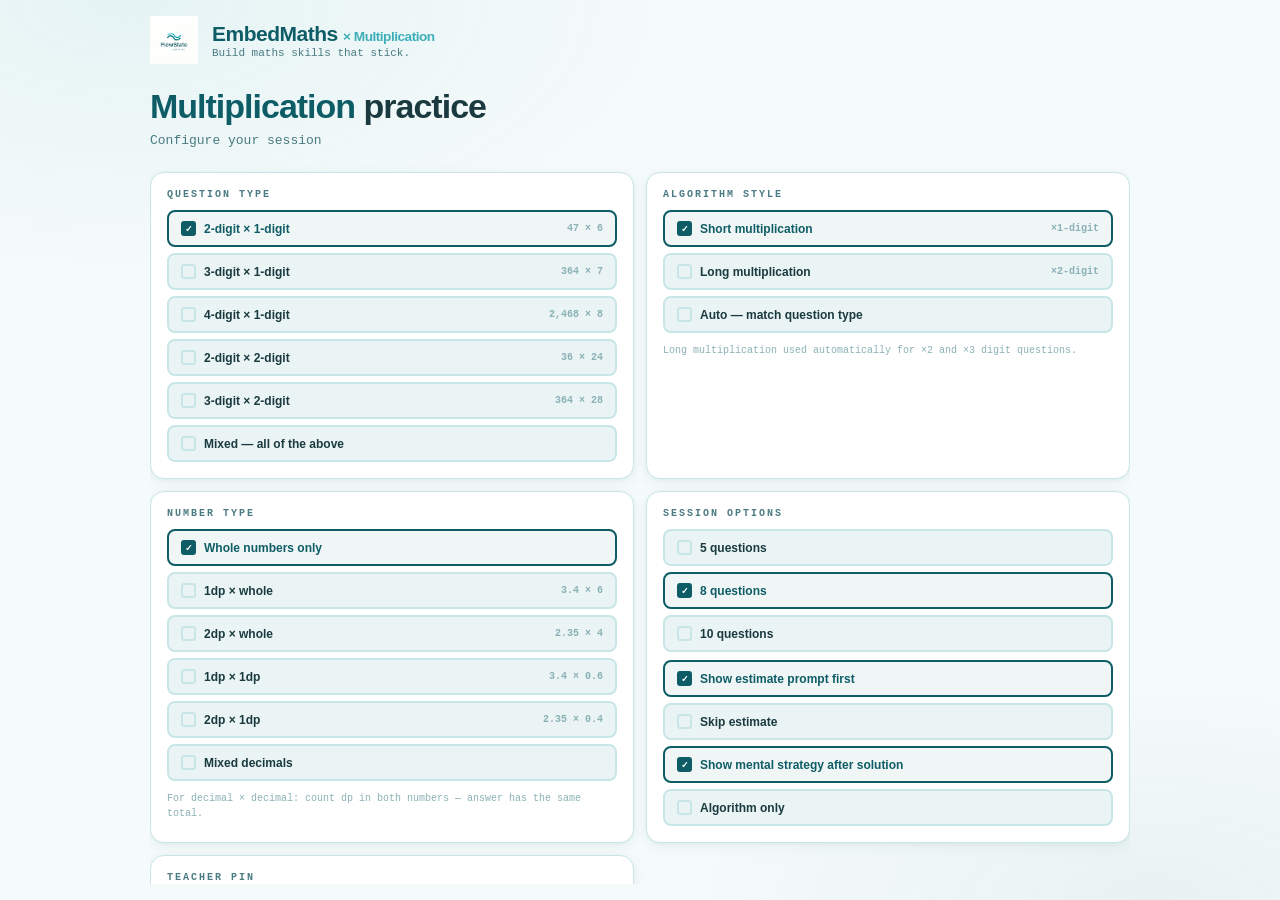
<file: archive/embedmaths-multiplication.html>
<!DOCTYPE html>
<html lang="en">
<head>
<meta charset="UTF-8">
<meta name="viewport" content="width=device-width, initial-scale=1.0">
<title>EmbedMaths Multiplication — FlowState Learning</title>
<link rel="apple-touch-icon" sizes="180x180" href="icons/icon-multiplication-180.png">
<link rel="icon" type="image/png" href="icons/icon-multiplication-512.png">
<link rel="manifest" href="manifest-multiplication.webmanifest">
<meta name="theme-color" content="#0e5d66">
<meta name="apple-mobile-web-app-capable" content="yes">
<meta name="mobile-web-app-capable" content="yes">
<meta name="apple-mobile-web-app-status-bar-style" content="black-translucent">
<meta name="apple-mobile-web-app-title" content="Multiply">
<style>

:root{
  --bg:#f5fafa; --surface:#ffffff; --surface2:#eaf4f5; --border:#c8e6e8;
  --accent:#0e5d66; --accent2:#3eaeb8; --accent3:#c0392b;
  --text:#1a3a3f; --text-muted:#4a7a82; --text-dim:#8ab0b5;
  --teal-light:#3eaeb8; --teal-dark:#0e5d66; --purple:#6c3dbb;
  --radius:14px; --mono:'Courier New',monospace; --sans:-apple-system,'Segoe UI',sans-serif;
  --shadow:0 1px 4px rgba(14,93,102,.07),0 4px 16px rgba(14,93,102,.05);
}
*{box-sizing:border-box;margin:0;padding:0;}
body{background:var(--bg);color:var(--text);font-family:var(--sans);height:100vh;max-height:100vh;display:flex;flex-direction:column;align-items:center;justify-content:flex-start;padding:16px 20px 16px;overflow:hidden;}
body::before{content:'';position:fixed;top:0;right:0;bottom:0;left:0;pointer-events:none;z-index:0;background:radial-gradient(ellipse 70% 50% at 10% 0%,rgba(62,174,184,.08) 0%,transparent 60%),radial-gradient(ellipse 60% 40% at 90% 100%,rgba(14,93,102,.05) 0%,transparent 60%);}
.container{width:100%;max-width:980px;position:relative;z-index:1;height:100%;display:flex;flex-direction:column;}
.logo{display:flex;align-items:center;gap:14px;margin-bottom:24px;}
.brand-logo{width:48px;height:48px;object-fit:contain;flex-shrink:0;}
.logo-text-block{display:flex;flex-direction:column;gap:1px;}
.logo-app-name{font-size:21px;font-weight:800;letter-spacing:-.5px;color:var(--teal-dark);}
.logo-tagline{font-size:11px;color:var(--text-muted);font-family:var(--mono);}
.screen{display:none;}
.screen.active{display:flex;flex-direction:column;gap:8px;flex:1;overflow:hidden;}
.setup-screen{display:flex;flex-direction:column;overflow-y:auto;flex:1;}
h1{font-size:clamp(22px,4vw,34px);font-weight:800;letter-spacing:-1px;line-height:1.1;margin-bottom:8px;}
h1 em{color:var(--teal-dark);font-style:normal;}
.subtitle{color:var(--text-muted);font-size:13px;margin-bottom:24px;font-family:var(--mono);}
.setup-grid{display:grid;grid-template-columns:1fr 1fr;gap:12px;margin-bottom:16px;}
@media(max-width:620px){.setup-grid{grid-template-columns:1fr;}}
.setup-card{background:var(--surface);border:1px solid var(--border);border-radius:var(--radius);padding:16px;box-shadow:var(--shadow);}
.setup-card h3{font-size:10px;font-weight:600;letter-spacing:2px;text-transform:uppercase;color:var(--text-muted);margin-bottom:10px;font-family:var(--mono);}
.option-group{display:flex;flex-direction:column;gap:6px;}
.option-btn{background:var(--surface2);border:2px solid var(--border);border-radius:8px;padding:9px 12px;color:var(--text);font-family:var(--sans);font-size:12px;font-weight:600;cursor:pointer;text-align:left;transition:all .15s ease;display:flex;align-items:center;gap:8px;}
.option-btn .check{width:15px;height:15px;border-radius:3px;border:2px solid var(--border);flex-shrink:0;display:flex;align-items:center;justify-content:center;font-size:9px;}
.option-btn.selected{border-color:var(--accent);background:rgba(14,93,102,.06);color:var(--accent);}
.option-btn.selected .check{background:var(--accent);border-color:var(--accent);color:#fff;}
.option-btn:hover:not(.selected){border-color:var(--text-dim);}
small.hint{font-size:10px;color:var(--text-dim);margin-left:auto;font-family:var(--mono);}
.start-btn{width:100%;padding:14px 28px;background:var(--accent);color:#fff;border:none;border-radius:var(--radius);font-family:var(--sans);font-size:15px;font-weight:800;cursor:pointer;transition:all .2s ease;box-shadow:var(--shadow);}
.start-btn:hover{background:#0a4a52;}
.launch-grid{display:grid;grid-template-columns:1fr 1fr;gap:14px;}
@media(max-width:540px){.launch-grid{grid-template-columns:1fr;}}
.launch-card{border-radius:var(--radius);padding:22px 18px;cursor:pointer;transition:all .2s ease;border:2px solid var(--border);text-align:left;font-family:var(--sans);background:var(--surface);box-shadow:var(--shadow);}
.launch-card.practice-card:hover{border-color:var(--accent);background:rgba(14,93,102,.04);}
.launch-card.ext-card{background:rgba(108,61,187,.04);border-color:rgba(108,61,187,.2);}
.launch-card.ext-card:hover{border-color:var(--purple);background:rgba(108,61,187,.08);}
.lc-icon{font-size:28px;margin-bottom:10px;display:block;}
.lc-title{font-size:17px;font-weight:800;letter-spacing:-.3px;margin-bottom:4px;}
.practice-card .lc-title{color:var(--teal-dark);}
.ext-card .lc-title{color:var(--purple);}
.lc-desc{font-size:11px;color:var(--text-muted);line-height:1.5;}
.lc-tag{display:inline-block;margin-top:10px;font-size:9px;font-weight:700;letter-spacing:1.5px;text-transform:uppercase;padding:3px 8px;border-radius:5px;font-family:var(--mono);}
.practice-card .lc-tag{background:rgba(14,93,102,.08);color:var(--accent);}
.ext-card .lc-tag{background:rgba(108,61,187,.08);color:var(--purple);}
.launch-info{background:var(--surface);border:1px solid var(--border);border-radius:10px;padding:10px 14px;font-family:var(--mono);font-size:12px;color:var(--text-muted);display:flex;align-items:center;gap:10px;flex-wrap:wrap;box-shadow:var(--shadow);}
.launch-title{font-size:11px;font-weight:600;letter-spacing:2px;text-transform:uppercase;color:var(--text-muted);font-family:var(--mono);margin-bottom:3px;}
.top-bar{display:flex;align-items:center;justify-content:space-between;gap:10px;flex-wrap:wrap;flex-shrink:0;}
.session-badge{background:var(--surface);border:1px solid var(--border);border-radius:8px;padding:5px 10px;font-family:var(--mono);font-size:11px;color:var(--text-muted);display:flex;align-items:center;gap:6px;box-shadow:var(--shadow);}
.op-tag{color:var(--teal-dark);font-weight:700;}
.q-counter{font-family:var(--mono);font-size:11px;color:var(--text-muted);}
.q-counter strong{color:var(--text);}
.back-btn{background:none;border:1px solid var(--border);border-radius:8px;padding:5px 11px;color:var(--text-muted);font-family:var(--sans);font-size:11px;font-weight:600;cursor:pointer;transition:all .15s ease;}
.back-btn:hover{border-color:var(--text-muted);color:var(--text);}
.question-card{background:var(--surface);border:1px solid var(--border);border-radius:var(--radius);padding:12px 18px;text-align:center;min-height:80px;max-height:130px;display:flex;flex-direction:column;align-items:center;justify-content:center;position:relative;overflow:hidden;box-shadow:var(--shadow);flex-shrink:0;}
.question-card::before{content:'';position:absolute;top:0;left:0;right:0;height:3px;background:linear-gradient(90deg,var(--teal-dark),var(--teal-light));}
.q-label{font-family:var(--mono);font-size:10px;letter-spacing:2px;text-transform:uppercase;color:var(--text-dim);margin-bottom:10px;}
.q-equation{font-family:var(--mono);font-size:clamp(28px,6vw,54px);font-weight:700;letter-spacing:-2px;color:var(--text);line-height:1;margin-bottom:8px;}
.q-instruction{font-size:12px;color:var(--text-muted);font-family:var(--mono);}
.estimate-box{background:rgba(62,174,184,.06);border:1px solid rgba(62,174,184,.25);border-radius:var(--radius);padding:10px 14px;display:flex;align-items:center;gap:12px;box-shadow:var(--shadow);flex-shrink:0;}
.est-icon{font-size:24px;flex-shrink:0;}
.est-label{font-size:10px;letter-spacing:2px;text-transform:uppercase;color:var(--teal-dark);font-family:var(--mono);margin-bottom:2px;font-weight:600;}
.est-prompt{font-size:13px;font-weight:700;color:var(--text);}
.est-hint{font-size:10px;color:var(--text-muted);margin-top:2px;font-family:var(--mono);}
.reveal-panel{background:var(--surface);border:1px solid var(--border);border-radius:var(--radius);overflow:hidden;box-shadow:var(--shadow);flex:1;display:flex;flex-direction:column;min-height:0;}
.reveal-header{background:var(--surface2);border-bottom:1px solid var(--border);padding:5px 12px;display:flex;align-items:center;justify-content:space-between;gap:12px;}
.reveal-title{font-size:10px;font-weight:600;letter-spacing:1.5px;text-transform:uppercase;color:var(--text-muted);font-family:var(--mono);}
.step-dots{display:flex;gap:5px;}
.step-dot{width:7px;height:7px;border-radius:50%;background:var(--border);transition:all .3s ease;}
.step-dot.done{background:var(--teal-dark);}
.step-dot.active{background:var(--teal-dark);box-shadow:0 0 6px rgba(14,93,102,.35);}
.reveal-body{padding:8px 12px;display:grid;grid-template-columns:1fr 1fr;gap:10px;flex:1;overflow:hidden;min-height:0;}
@media(max-width:640px){.reveal-body{grid-template-columns:1fr;}}
.algo-col{display:flex;flex-direction:column;align-items:center;padding-top:2px;overflow-y:auto;min-height:0;}
.algo-col h4{font-size:9px;letter-spacing:2px;text-transform:uppercase;color:var(--text-dim);margin-bottom:6px;font-family:var(--mono);}
.algo-wrap{font-family:'Courier New',monospace;font-size:clamp(18px,3vw,30px);font-weight:800;display:inline-block;}
.arow{display:flex;align-items:flex-end;justify-content:flex-end;margin:1px 0;}
.arow.sep{border-top:3px solid var(--text);padding-top:3px;margin-top:4px;}
.arow.carry-row{color:var(--teal-light);min-height:1.2em;}
.arow.partial-row{color:var(--text-muted);font-size:.9em;}
.arow.total-row{color:var(--teal-dark);font-weight:800;}
.dc{display:inline-flex;flex-direction:column;align-items:center;justify-content:flex-end;min-width:1.2ch;text-align:center;padding:0 2px;position:relative;line-height:1.25;}
.dc.op{color:var(--teal-dark);font-weight:900;min-width:1.3ch;}
.dc.dec{min-width:.6ch;color:var(--text-muted);font-weight:900;}
.dc.hi{color:var(--teal-dark);}
.dc.res{color:var(--teal-dark);font-weight:800;}
.dc.pend{color:#c8e6e8;}
.dc.carry-d{color:var(--teal-light);font-weight:700;}
.dc.carry-d span{font-size:.52em;line-height:1;display:block;}
.explain-col{display:flex;flex-direction:column;justify-content:flex-start;gap:3px;overflow-y:auto;min-height:0;flex:1;}
.explain-col h4{font-size:9px;letter-spacing:2px;text-transform:uppercase;color:var(--text-dim);margin-bottom:3px;font-family:var(--mono);}
.step-item{background:var(--surface2);border:1px solid var(--border);border-radius:5px;padding:4px 8px;opacity:.22;transition:all .3s ease;border-left:3px solid transparent;}
.step-item.revealed{opacity:1;transform:translateX(0);border-left-color:var(--border);}
.step-item.current{opacity:1;transform:translateX(0);border-left-color:var(--teal-dark);background:rgba(14,93,102,.04);}
.step-number{font-family:var(--mono);font-size:9px;color:var(--text-dim);letter-spacing:1px;margin-bottom:2px;text-transform:uppercase;}
.step-item.current .step-number{color:var(--teal-dark);font-weight:700;}
.step-text{font-size:10px;font-weight:600;color:var(--text);line-height:1.25;}
.step-calc{font-family:var(--mono);font-size:9px;color:var(--teal-light);margin-top:1px;}
.strategy-note{background:rgba(62,174,184,.06);border:1px solid rgba(62,174,184,.2);border-radius:5px;padding:4px 8px;margin-top:2px;font-size:9px;color:var(--teal-light);display:flex;gap:5px;align-items:flex-start;line-height:1.3;}
.strategy-note .icon{flex-shrink:0;font-size:13px;}
.note-label{font-size:9px;letter-spacing:1.5px;text-transform:uppercase;color:rgba(62,174,184,.7);margin-bottom:2px;font-family:var(--mono);}
.controls{display:flex;gap:10px;align-items:center;flex-shrink:0;}
.ctrl-btn{flex:1;padding:12px 16px;border-radius:10px;font-family:var(--sans);font-size:14px;font-weight:700;cursor:pointer;transition:all .2s ease;border:2px solid transparent;letter-spacing:-.2px;}
.ctrl-btn.primary{background:var(--accent);color:#fff;border-color:var(--accent);}
.ctrl-btn.primary:hover{background:#0a4a52;transform:translateY(-1px);box-shadow:0 6px 20px rgba(26,86,219,.2);}
.ctrl-btn.secondary{background:transparent;color:var(--text-muted);border-color:var(--border);}
.ctrl-btn.secondary:hover{border-color:var(--text-muted);color:var(--text);}
.ctrl-btn.reveal-btn{background:var(--surface2);color:var(--text);border-color:var(--border);box-shadow:var(--shadow);}
.ctrl-btn.reveal-btn:hover{border-color:var(--teal-light);color:var(--teal-dark);}
.ext-q-card{background:rgba(108,61,187,.04);border:1px solid rgba(108,61,187,.18);border-radius:var(--radius);padding:18px 22px;position:relative;min-height:120px;box-shadow:var(--shadow);}
.ext-q-card::before{content:'';position:absolute;top:0;left:0;right:0;height:3px;background:linear-gradient(90deg,var(--purple),var(--teal-light));}
.ext-q-header{display:flex;align-items:center;justify-content:space-between;margin-bottom:12px;}
.ext-q-badge{font-size:9px;font-weight:700;letter-spacing:2px;text-transform:uppercase;background:rgba(108,61,187,.1);border:1px solid rgba(108,61,187,.25);border-radius:5px;padding:2px 8px;color:var(--purple);font-family:var(--mono);}
.ext-q-counter{font-family:var(--mono);font-size:11px;color:var(--text-muted);}
.ext-q-text{font-size:clamp(13px,2.3vw,17px);font-weight:700;color:var(--text);line-height:1.6;min-height:60px;display:block;}
.ext-ans-panel{background:var(--surface);border:1px solid var(--border);border-radius:var(--radius);overflow:hidden;box-shadow:var(--shadow);}
.ext-ans-header{background:var(--surface2);border-bottom:1px solid var(--border);padding:9px 16px;font-size:10px;letter-spacing:1.5px;text-transform:uppercase;color:var(--text-muted);font-family:var(--mono);font-weight:600;}
.ext-ans-body{padding:14px 16px;font-size:13px;color:var(--teal-dark);font-family:var(--mono);line-height:1.6;display:none;font-weight:600;}
.ext-ans-body.show{display:block;}
.pin-overlay{position:fixed;top:0;right:0;bottom:0;left:0;background:rgba(17,25,40,.75);z-index:100;display:flex;align-items:center;justify-content:center;}
.pin-box{background:var(--surface);border:1px solid var(--border);border-radius:20px;padding:26px;width:320px;max-width:92vw;text-align:center;box-shadow:0 20px 60px rgba(0,0,0,.2);}
.pin-title{font-size:15px;font-weight:800;color:var(--text);margin-bottom:5px;}
.pin-sub{font-size:11px;color:var(--text-muted);margin-bottom:16px;font-family:var(--mono);}
.pin-dots{display:flex;justify-content:center;gap:10px;margin-bottom:16px;}
.pin-dot-ui{width:13px;height:13px;border-radius:50%;border:2px solid var(--border);transition:all .2s ease;}
.pin-dot-ui.filled{background:var(--teal-dark);border-color:var(--teal-dark);}
.pin-keypad{display:grid;grid-template-columns:repeat(4,1fr);gap:7px;margin-bottom:10px;}
.pin-key{background:var(--surface2);border:1px solid var(--border);border-radius:7px;padding:9px 5px;font-family:var(--mono);font-size:14px;font-weight:700;color:var(--text);cursor:pointer;transition:all .15s ease;}
.pin-key:hover{background:var(--border);}
.pin-key.cancel-k{color:var(--accent3);font-size:10px;}
.pin-input{background:var(--surface);border:2px solid var(--border);border-radius:8px;padding:7px 10px;color:var(--text);font-family:var(--mono);font-size:15px;font-weight:700;width:75px;letter-spacing:3px;text-align:center;}
.pin-error{color:var(--accent3);font-size:11px;font-family:var(--mono);min-height:16px;margin-top:4px;}
.complete-icon{font-size:52px;margin-bottom:8px;}
.complete-screen h2{font-size:28px;font-weight:800;letter-spacing:-1px;}
.complete-screen h2 span{color:var(--teal-dark);}
.complete-stats{background:var(--surface);border:1px solid var(--border);border-radius:var(--radius);padding:16px 32px;font-family:var(--mono);font-size:12px;color:var(--text-muted);line-height:2;box-shadow:var(--shadow);}
@keyframes fadeUp{from{opacity:0;transform:translateY(14px);}to{opacity:1;transform:translateY(0);}}
.hidden{display:none!important;}

</style>
</head>
<body>
<div class="container">

<!-- SETUP -->
<div class="setup-screen" id="setupScreen">
  <div class="logo">
    <img src="[data-uri]" alt="FlowState Learning" class="brand-logo">
    <div class="logo-text-block">
      <div class="logo-app-name">EmbedMaths <span style="font-size:.65em;color:var(--teal-light);font-weight:600">&#215; Multiplication</span></div>
      <div class="logo-tagline">Build maths skills that stick.</div>
    </div>
  </div>
  <h1><em>Multiplication</em> practice</h1>
  <p class="subtitle">Configure your session</p>
  <div class="setup-grid">
    <div class="setup-card">
      <h3>Question type</h3>
      <div class="option-group" id="qTypeGroup">
        <button class="option-btn selected" data-val="2x1" onclick="sel('qTypeGroup',this)"><span class="check">&#10003;</span>2-digit &#215; 1-digit <small class="hint">47 &#215; 6</small></button>
        <button class="option-btn" data-val="3x1" onclick="sel('qTypeGroup',this)"><span class="check"></span>3-digit &#215; 1-digit <small class="hint">364 &#215; 7</small></button>
        <button class="option-btn" data-val="4x1" onclick="sel('qTypeGroup',this)"><span class="check"></span>4-digit &#215; 1-digit <small class="hint">2,468 &#215; 8</small></button>
        <button class="option-btn" data-val="2x2" onclick="sel('qTypeGroup',this)"><span class="check"></span>2-digit &#215; 2-digit <small class="hint">36 &#215; 24</small></button>
        <button class="option-btn" data-val="3x2" onclick="sel('qTypeGroup',this)"><span class="check"></span>3-digit &#215; 2-digit <small class="hint">364 &#215; 28</small></button>
        <button class="option-btn" data-val="mixed" onclick="sel('qTypeGroup',this)"><span class="check"></span>Mixed &#8212; all of the above</button>
      </div>
    </div>
    <div class="setup-card">
      <h3>Algorithm style</h3>
      <div class="option-group" id="algoGroup">
        <button class="option-btn selected" data-val="short" onclick="sel('algoGroup',this)"><span class="check">&#10003;</span>Short multiplication <small class="hint">&#215;1-digit</small></button>
        <button class="option-btn" data-val="long" onclick="sel('algoGroup',this)"><span class="check"></span>Long multiplication <small class="hint">&#215;2-digit</small></button>
        <button class="option-btn" data-val="auto" onclick="sel('algoGroup',this)"><span class="check"></span>Auto &#8212; match question type</button>
      </div>
      <p style="font-size:10px;color:var(--text-dim);margin-top:10px;font-family:var(--mono);line-height:1.5">Long multiplication used automatically for &#215;2 and &#215;3 digit questions.</p>
    </div>
    <div class="setup-card">
      <h3>Number type</h3>
      <div class="option-group" id="numTypeGroup">
        <button class="option-btn selected" data-val="whole" onclick="sel('numTypeGroup',this)"><span class="check">&#10003;</span>Whole numbers only</button>
        <button class="option-btn" data-val="dec1_whole" onclick="sel('numTypeGroup',this)"><span class="check"></span>1dp &#215; whole <small class="hint">3.4 &#215; 6</small></button>
        <button class="option-btn" data-val="dec2_whole" onclick="sel('numTypeGroup',this)"><span class="check"></span>2dp &#215; whole <small class="hint">2.35 &#215; 4</small></button>
        <button class="option-btn" data-val="dec1_dec1" onclick="sel('numTypeGroup',this)"><span class="check"></span>1dp &#215; 1dp <small class="hint">3.4 &#215; 0.6</small></button>
        <button class="option-btn" data-val="dec2_dec1" onclick="sel('numTypeGroup',this)"><span class="check"></span>2dp &#215; 1dp <small class="hint">2.35 &#215; 0.4</small></button>
        <button class="option-btn" data-val="mixed_dec" onclick="sel('numTypeGroup',this)"><span class="check"></span>Mixed decimals</button>
      </div>
      <p style="font-size:10px;color:var(--text-dim);margin-top:10px;font-family:var(--mono);line-height:1.5">For decimal &#215; decimal: count dp in both numbers &#8212; answer has the same total.</p>
    </div>
    <div class="setup-card">
      <h3>Session options</h3>
      <div class="option-group" id="qCountGroup">
        <button class="option-btn" data-val="5" onclick="sel('qCountGroup',this)"><span class="check"></span>5 questions</button>
        <button class="option-btn selected" data-val="8" onclick="sel('qCountGroup',this)"><span class="check">&#10003;</span>8 questions</button>
        <button class="option-btn" data-val="10" onclick="sel('qCountGroup',this)"><span class="check"></span>10 questions</button>
      </div>
      <div class="option-group" style="margin-top:8px" id="estimateGroup">
        <button class="option-btn selected" data-val="yes" onclick="sel('estimateGroup',this)"><span class="check">&#10003;</span>Show estimate prompt first</button>
        <button class="option-btn" data-val="no" onclick="sel('estimateGroup',this)"><span class="check"></span>Skip estimate</button>
      </div>
      <div class="option-group" style="margin-top:6px" id="stratGroup">
        <button class="option-btn selected" data-val="yes" onclick="sel('stratGroup',this)"><span class="check">&#10003;</span>Show mental strategy after solution</button>
        <button class="option-btn" data-val="no" onclick="sel('stratGroup',this)"><span class="check"></span>Algorithm only</button>
      </div>
    </div>
    <div class="setup-card">
      <h3>Teacher PIN</h3>
      <div class="option-group" id="pinToggle">
        <button class="option-btn selected" data-val="yes" onclick="sel('pinToggle',this)"><span class="check">&#10003;</span>PIN required to reveal extension answers</button>
        <button class="option-btn" data-val="no" onclick="sel('pinToggle',this)"><span class="check"></span>No PIN &#8212; open reveal</button>
      </div>
      <div style="margin-top:10px;display:flex;align-items:center;gap:10px;">
        <span style="font-size:11px;color:var(--text-muted);font-family:var(--mono)">PIN:</span>
        <input type="password" id="teacherPinInput" maxlength="4" value="1234" class="pin-input" placeholder="1234">
      </div>
    </div>
  </div>
  <button class="start-btn" onclick="startSession()">Continue &#8594;</button>
</div>

<!-- LAUNCH -->
<div class="screen" id="launchScreen">
  <div class="top-bar">
    <div class="launch-info" id="launchInfo"><span>Session configured</span></div>
    <button class="back-btn" onclick="goSetup()">&#8592; Settings</button>
  </div>
  <div style="margin:4px 0 2px"><div class="launch-title">Choose your path</div></div>
  <div class="launch-grid">
    <button class="launch-card practice-card" onclick="beginPractice()">
      <span class="lc-icon">&#9999;&#65039;</span>
      <div class="lc-title">Algorithm Practice</div>
      <div class="lc-desc">Work through multiplication questions with step-by-step written algorithm solutions.</div>
      <span class="lc-tag">&#8594; Start questions</span>
    </button>
    <button class="launch-card ext-card" onclick="beginExtension()">
      <span class="lc-icon">&#11088;</span>
      <div class="lc-title">Extension Challenges</div>
      <div class="lc-desc">Skip algorithm practice &#8212; jump straight to word problems, missing numbers and reasoning challenges.</div>
      <span class="lc-tag">&#8594; Go to challenges</span>
    </button>
  </div>
</div>

<!-- PRACTICE -->
<div class="screen" id="practiceScreen">
  <div class="top-bar">
    <div class="session-badge"><span class="op-tag" id="sessOpTag">&#215;</span><span id="sessSizeTag"></span></div>
    <div class="q-counter">Question <strong id="qNum">1</strong> of <strong id="qTotal">8</strong></div>
    <button class="back-btn" onclick="goSetup()">&#8592; Settings</button>
  </div>
  <div class="estimate-box hidden" id="estimateBox">
    <div class="est-icon">&#127919;</div>
    <div>
      <div class="est-label">Make an estimate first</div>
      <div class="est-prompt" id="estimatePrompt">Round and estimate before calculating</div>
      <div class="est-hint">Write your estimate on your whiteboard, then tap ready.</div>
    </div>
  </div>
  <div class="question-card" id="questionCard">
    <div class="q-label">Work this out on paper or your whiteboard</div>
    <div class="q-equation" id="qEquation">&#8212;</div>
    <div class="q-instruction">Use the formal written algorithm &#8212; show all working</div>
  </div>
  <div class="reveal-panel hidden" id="revealPanel">
    <div class="reveal-header">
      <div class="reveal-title">Step-by-step solution</div>
      <div class="step-dots" id="stepDots"></div>
    </div>
    <div class="reveal-body">
      <div class="algo-col"><h4>Written Layout</h4><div id="algoDisplay"></div></div>
      <div class="explain-col"><h4>What we&#39;re doing</h4><div id="stepList"></div></div>
    </div>
  </div>
  <div class="controls">
    <button class="ctrl-btn reveal-btn" id="estimateRevealBtn" onclick="revealQuestion()">Ready &#8212; show the question &#8594;</button>
    <button class="ctrl-btn reveal-btn hidden" id="revealBtn" onclick="revealAnswer()">Show solution &#8594;</button>
    <button class="ctrl-btn secondary hidden" id="prevStepBtn" onclick="prevStep()" style="flex:0 0 auto;padding:12px 18px">&#8592; Back</button>
    <button class="ctrl-btn secondary hidden" id="nextStepBtn" onclick="nextStep()">Next step</button>
    <button class="ctrl-btn primary hidden" id="nextQBtn" onclick="nextQuestion()">Next question &#8594;</button>
  </div>
</div>

<!-- EXTENSION -->
<div class="screen" id="extScreen">
  <div class="top-bar">
    <div class="session-badge"><span class="op-tag" style="color:var(--purple)">&#11088; EXT</span><span id="extSessSizeTag"></span></div>
    <div class="q-counter">Challenge <strong id="extQNum">1</strong> of <strong id="extQTotal">8</strong></div>
    <button class="back-btn" onclick="show('launchScreen')">&#8592; Back</button>
  </div>
  <div class="ext-q-card">
    <div class="ext-q-header">
      <div class="ext-q-badge" id="extQBadge">Word problem</div>
      <div class="ext-q-counter" id="extQCounter"></div>
    </div>
    <div class="ext-q-text" id="extQText">&#8212;</div>
  </div>
  <div class="ext-ans-panel">
    <div class="ext-ans-header">Answer</div>
    <div class="ext-ans-body" id="extAnsBody"></div>
  </div>
  <div class="controls">
    <button class="ctrl-btn reveal-btn" id="extShowAnsBtn" onclick="showExtAns()">Reveal answer</button>
    <button class="ctrl-btn primary hidden" id="extNextBtn" onclick="nextExtQ()">Next challenge &#8594;</button>
  </div>
</div>

<!-- COMPLETE -->
<div class="screen" id="completeScreen">
  <div style="text-align:center;padding:44px 28px;display:flex;flex-direction:column;align-items:center;gap:14px;">
    <div class="complete-icon">&#127919;</div>
    <h2 class="complete-screen"><span>Session complete!</span></h2>
    <p style="color:var(--text-muted);font-size:13px">Consistent practice builds strong skills.</p>
    <div class="complete-stats" id="completeStats"></div>
    <button class="start-btn" style="max-width:260px" onclick="goSetup()">&#8592; New Session</button>
  </div>
</div>

<!-- PIN OVERLAY -->
<div class="pin-overlay hidden" id="pinOverlay">
  <div class="pin-box">
    <div class="pin-title">Teacher PIN</div>
    <div class="pin-sub">Enter PIN to reveal answer</div>
    <div class="pin-dots">
      <div class="pin-dot-ui" id="pd0"></div><div class="pin-dot-ui" id="pd1"></div>
      <div class="pin-dot-ui" id="pd2"></div><div class="pin-dot-ui" id="pd3"></div>
    </div>
    <div class="pin-keypad">
      <button class="pin-key cancel-k" onclick="closePinOverlay()">Cancel</button>
      <button class="pin-key" onclick="pinKey('1')">1</button>
      <button class="pin-key" onclick="pinKey('2')">2</button>
      <button class="pin-key" onclick="pinKey('3')">3</button>
      <button class="pin-key" onclick="pinKey('4')">4</button>
      <button class="pin-key" onclick="pinKey('5')">5</button>
      <button class="pin-key" onclick="pinKey('6')">6</button>
      <button class="pin-key" onclick="pinKey('7')">7</button>
      <button class="pin-key" onclick="pinKey('8')">8</button>
      <button class="pin-key" onclick="pinKey('9')">9</button>
      <button class="pin-key" onclick="pinKey('0')">0</button>
      <button class="pin-key" onclick="pinKey('del')">&#9003;</button>
    </div>
    <div class="pin-error" id="pinError"></div>
  </div>
</div>

</div>
<script>

// ═══════════════════════════
// CONFIG & STATE
// ═══════════════════════════
var cfg = {qType:'2x1', algoStyle:'short', numType:'whole', qCount:8, estimate:true, strategy:true, pinRequired:true, pin:'1234'};
var sess = {questions:[], current:0, currentStep:0, steps:[], layoutOnly:false, extBank:[], extCurrent:0, extAnsRevealed:false, awaitingPin:null, pinBuffer:''};

// ═══════════════════════════
// UTILS
// ═══════════════════════════
function ri(a,b){ return Math.floor(Math.random()*(b-a+1))+a; }
function fmt(n,dp){
  if(dp === undefined) dp = 0;
  if(dp === 0) return n.toLocaleString('en-AU');
  return n.toFixed(dp);
}
function toInt(n,dp){ return Math.round(n * Math.pow(10, dp||0)); }

function sel(gid, btn){
  var btns = document.querySelectorAll('#'+gid+' .option-btn');
  for(var i=0;i<btns.length;i++){ btns[i].classList.remove('selected'); btns[i].querySelector('.check').textContent=''; }
  btn.classList.add('selected');
  btn.querySelector('.check').textContent='✓';
}
function getVal(gid){
  var s = document.querySelector('#'+gid+' .option-btn.selected');
  return s ? s.dataset.val : null;
}
function hideCtrl(id){ document.getElementById(id).classList.add('hidden'); }
function showCtrl(id){ document.getElementById(id).classList.remove('hidden'); }

function show(id){
  var screens = ['setupScreen','launchScreen','practiceScreen','extScreen','completeScreen'];
  for(var i=0;i<screens.length;i++){
    var el = document.getElementById(screens[i]);
    if(!el) continue;
    if(screens[i]===id){ el.style.display=''; el.classList.add('active'); }
    else{ el.style.display='none'; el.classList.remove('active'); }
  }
  if(id==='setupScreen') document.getElementById('setupScreen').style.display='flex';
}
function goSetup(){ show('setupScreen'); }

// ═══════════════════════════
// COLUMN NAMES
// ═══════════════════════════
function buildColNames(numDigits, dp){
  var placeInt=['ones','tens','hundreds','thousands','ten-thousands','hundred-thousands'];
  var placeDec=['tenths','hundredths','thousandths'];
  var names=[];
  for(var i=0;i<dp;i++) names.push(placeDec[dp-1-i]||'decimal');
  for(var i=0;i<numDigits-dp;i++) names.push(placeInt[i]||'place '+i);
  return names;
}

// ═══════════════════════════
// NUMBER GENERATION
// ═══════════════════════════
function genDecimals(dpA, dpB, qt){
  var mA = Math.pow(10, dpA), mB = Math.pow(10, dpB);

  // Question type defines TOTAL significant digits (integer + decimal places combined)
  // e.g. 3x2 means a has at most 3 total sig digits, b has at most 2
  // So for 3x2 with dpA=2: a integer part max 1 digit (e.g. 3.47, not 33.47)
  //         with dpA=1: a integer part max 2 digits (e.g. 34.7)
  //         with dpA=0: a integer part max 3 digits (e.g. 347)

  var qtAdig, qtBdig; // total sig digits for a and b from question type
  if(qt==='2x1'){ qtAdig=2; qtBdig=1; }
  else if(qt==='3x1'){ qtAdig=3; qtBdig=1; }
  else if(qt==='4x1'){ qtAdig=4; qtBdig=1; }
  else if(qt==='2x2'){ qtAdig=2; qtBdig=2; }
  else if(qt==='3x2'){ qtAdig=3; qtBdig=2; }
  else { qtAdig=3; qtBdig=2; } // default to 3x2

  // Integer digit counts = total sig digits minus decimal places
  var aIntDig = Math.max(1, qtAdig - dpA);
  var bIntDig = Math.max(1, qtBdig - dpB);

  // Min/max for integer part
  var aMin = Math.pow(10, aIntDig-1);  // e.g. aIntDig=2 -> min=10
  var aMax = Math.pow(10, aIntDig) - 1; // e.g. aIntDig=2 -> max=99
  if(aIntDig === 1){ aMin=2; aMax=9; } // single digit: avoid 0 or 1 for interest
  var bMin = Math.pow(10, bIntDig-1);
  var bMax = Math.pow(10, bIntDig) - 1;
  if(bIntDig === 1){ bMin=2; bMax=9; }

  var aInt = ri(aMin, aMax);
  var bInt = ri(bMin, bMax);

  // For x1 types with decimal b: b becomes a small decimal like 0.6 or 0.38
  var a = aInt, b = bInt;
  if(dpA>0){ a = (aInt * mA + ri(1, mA-1)) / mA; }
  if(dpB>0){
    if(qt==='2x1'||qt==='3x1'||qt==='4x1'){
      // Multiplier is a pure decimal: 0.6, 0.38 etc
      b = ri(1, mB-1) / mB;
    } else {
      b = (bInt * mB + ri(1, mB-1)) / mB;
    }
  }
  return {a:a, b:b};
}

function genQuestion(){
  var qt = cfg.qType;
  if(qt==='mixed') qt = ['2x1','3x1','4x1','2x2','3x2'][ri(0,4)];

  var isLong = (qt==='2x2'||qt==='3x2');
  var useAlgo = cfg.algoStyle;
  if(cfg.algoStyle==='auto') useAlgo = isLong ? 'long' : 'short';
  else if(isLong) useAlgo = 'long';
  else if(!isLong && useAlgo==='long') useAlgo = 'short';
  // Short multiplication requires b to be effectively single-digit when scaled.
  // If dpB > 0, the scaled bi may be multi-digit (e.g. 9.7 -> 97).
  // In that case force long algorithm regardless of question type.

  var nt = cfg.numType;
  var dpA=0, dpB=0;
  if(nt==='whole'){ dpA=0; dpB=0; }
  else if(nt==='dec1_whole'){ dpA=1; dpB=0; }
  else if(nt==='dec2_whole'){ dpA=2; dpB=0; }
  else if(nt==='dec1_dec1'){ dpA=1; dpB=1; }
  else if(nt==='dec2_dec1'){ dpA=2; dpB=1; }
  else if(nt==='mixed_dec'){
    var picks = [{a:0,b:0},{a:1,b:0},{a:2,b:0},{a:1,b:1},{a:2,b:1}];
    var pick = picks[ri(0,4)];
    dpA=pick.a; dpB=pick.b;
  }

  // Cap dp to fit within the question type's total digit limit
  // (need at least 1 integer digit, so dp can be at most qtDig-1)
  var qtAdig2 = qt==='2x1'?2:(qt==='3x1'?3:(qt==='4x1'?4:(qt==='2x2'?2:3)));
  var qtBdig2 = (qt==='2x1'||qt==='3x1'||qt==='4x1')?1:(qt==='2x2'?2:2);
  if(dpA >= qtAdig2) dpA = qtAdig2 - 1;
  if(dpB >= qtBdig2) dpB = qtBdig2 - 1;

  var nums = genDecimals(dpA, dpB, qt);
  var dpTotal = dpA + dpB;

  // Verify: if scaled bi has more than 1 digit, short algo is wrong -> force long
  var biScaled = Math.round(nums.b * Math.pow(10, dpB));
  if(useAlgo === 'short' && biScaled > 9){
    useAlgo = 'long';
  }

  return {a:nums.a, b:nums.b, qt:qt, algo:useAlgo, dpA:dpA, dpB:dpB, dpTotal:dpTotal};
}

// ═══════════════════════════
// SHORT MULTIPLICATION STEPS
// ═══════════════════════════
function buildShortSteps(a, b, dpA, dpB, dpTotal){
  dpA=dpA||0; dpB=dpB||0; dpTotal=dpTotal||0;
  var ai = toInt(a, dpA);
  var bi = toInt(b, dpB);
  var resultInt = ai * bi;
  var result = resultInt / Math.pow(10, dpTotal);
  var aDigits = String(ai).split('').reverse();
  var colNames = buildColNames(aDigits.length, dpA);
  var steps = [];
  var carry = 0;
  var carries = [];
  var partials = [];
  for(var k=0;k<aDigits.length+1;k++){ carries.push(null); partials.push(null); }

  for(var i=0;i<aDigits.length;i++){
    var d = parseInt(aDigits[i]);
    var prod = d * bi + carry;
    var written = prod % 10;
    var newCarry = Math.floor(prod / 10);
    var col = colNames[i] || 'column';
        var placeNote = '';
    if(i>0){ placeNote = ' <span style="font-size:9px;color:var(--text-dim)">(10× bigger than '+(colNames[i-1]||'previous column')+')</span>'; }
    var text = 'Multiply the <strong>'+col+'</strong>'+placeNote+': '+d+' × '+fmt(b,dpB);
    var calc;
    if(carry>0) text += ' + '+carry+' (carried)';
    if(newCarry>0){ calc = prod+' → write <strong>'+written+'</strong>, carry <strong>'+newCarry+'</strong>'; }
    else { calc = '= <strong>'+written+'</strong>'; }
    // Record the carry generated by THIS column so it shows in this step
    carries[i+1] = newCarry || null;
    var c2=[]; for(var k2=0;k2<carries.length;k2++) c2.push(carries[k2]);
    partials[i] = written;
    var p2=[]; for(var k3=0;k3<partials.length;k3++) p2.push(partials[k3]);
    steps.push({text:text, calc:calc, colIdx:i, carries:c2, partials:p2, isFinal:false});
    carry = newCarry;
  }
  if(carry>0){
    partials[aDigits.length] = carry;
    var c3=[]; for(var k4=0;k4<carries.length;k4++) c3.push(carries[k4]);
    var p3=[]; for(var k5=0;k5<partials.length;k5++) p3.push(partials[k5]);
    steps.push({text:'Carry the final <strong>'+carry+'</strong>', calc:'Write <strong>'+carry+'</strong>', colIdx:aDigits.length, carries:c3, partials:p3, isFinal:false});
  }
  var rf = fmt(result, dpTotal);
  var af = fmt(a, dpA);
  var bf = fmt(b, dpB);
  var dpNote = dpTotal>0 ? ' ('+dpTotal+' decimal place'+(dpTotal>1?'s':'')+' in answer)' : '';
  var c4=[]; for(var k6=0;k6<carries.length;k6++) c4.push(carries[k6]);
  var p4=[]; for(var k7=0;k7<partials.length;k7++) p4.push(partials[k7]);
  steps.push({text:'<strong>Answer: '+af+' &#215; '+bf+' = '+rf+'</strong>'+dpNote, calc:'&#10003; Complete', colIdx:-1, carries:c4, partials:p4, isFinal:true});
  return {steps:steps, result:result, dpA:dpA, dpB:dpB, dpTotal:dpTotal};
}

// ═══════════════════════════
// LONG MULTIPLICATION STEPS
// ═══════════════════════════
function buildLongSteps(a, b, dpA, dpB, dpTotal){
  dpA=dpA||0; dpB=dpB||0; dpTotal=dpTotal||0;
  var ai = toInt(a, dpA);
  var bi = toInt(b, dpB);
  var biStr = String(bi);
  var biDigits = biStr.split('').reverse();
  var bOnes = parseInt(biDigits[0])||0;
  var bTens = parseInt(biDigits[1])||0;
  var partial1 = ai * bOnes;
  var partial2 = ai * bTens;
  var resultInt = partial1 + partial2*10;
  var result = resultInt / Math.pow(10, dpTotal);
  var aFmt = fmt(a, dpA);
  var bFmt = fmt(b, dpB);
  var aDigits = String(ai).split('').reverse();
  var colNames = buildColNames(aDigits.length, dpA);
  var steps = [];

  // Phase 1 intro
  var p1d=[]; for(var i=0;i<aDigits.length+1;i++) p1d.push(null);
  var p1c=[]; for(var i=0;i<aDigits.length+2;i++) p1c.push(null);
  steps.push({text:'<strong>Step 1:</strong> Multiply by the <strong>ones digit</strong> ('+bOnes+')', calc:'Work right to left — same as short multiplication', colIdx:-2, phase:1, p1digits:p1d.slice(), p1carries:p1c.slice(), p2digits:null, showTotal:false});

  var carry = 0;
  for(var i=0;i<aDigits.length;i++){
    var d = parseInt(aDigits[i]);
    var prod = d*bOnes + carry;
    var written = prod%10;
    var newCarry = Math.floor(prod/10);
    var col = colNames[i]||'column';
        var placeNote1 = '';
    if(i>0){ placeNote1 = ' <span style="font-size:9px;color:var(--text-dim)">(10× bigger than '+(colNames[i-1]||'previous')+')</span>'; }
    var text = col+placeNote1+': '+d+' × '+bOnes;
    var calc;
    if(carry>0) text += ' + '+carry+' (carry)';
    if(newCarry>0) calc = prod+' → write <strong>'+written+'</strong>, carry <strong>'+newCarry+'</strong>';
    else calc = '= <strong>'+written+'</strong>';
    p1c[i+1] = newCarry||null;
    p1d[i] = written;
    steps.push({text:text, calc:calc, colIdx:i, phase:1, p1digits:p1d.slice(), p1carries:p1c.slice(), p2digits:null, showTotal:false});
    carry = newCarry;
  }
  if(carry>0){
    p1d[aDigits.length]=carry;
    steps.push({text:'Carry <strong>'+carry+'</strong>', calc:'Write <strong>'+carry+'</strong>', colIdx:aDigits.length, phase:1, p1digits:p1d.slice(), p1carries:p1c.slice(), p2digits:null, showTotal:false});
  }

  // Phase 2
  var p2d=[]; for(var i=0;i<aDigits.length+2;i++) p2d.push(null);
  var p2c=[]; for(var i=0;i<aDigits.length+2;i++) p2c.push(null);
  p2d[0]=0;
  carry=0;
  steps.push({text:'<strong>Step 2:</strong> Multiply by the <strong>tens digit</strong> ('+bTens+')', calc:'We are now multiplying by the <strong>tens digit</strong> — ten times bigger means shift one place left. Write 0 to hold the ones column.', colIdx:-2, phase:2, p1digits:p1d.slice(), p2digits:p2d.slice(), p2carries:p2c.slice(), showTotal:false});

  for(var i=0;i<aDigits.length;i++){
    var d = parseInt(aDigits[i]);
    var prod = d*bTens + carry;
    var written = prod%10;
    var newCarry = Math.floor(prod/10);
    var col = colNames[i]||'column';
        var placeNote2 = '';
    if(i>0){ placeNote2 = ' <span style="font-size:9px;color:var(--text-dim)">(10× bigger than '+(colNames[i-1]||'previous')+')</span>'; }
    var text = col+placeNote2+': '+d+' × '+bTens;
    var calc;
    if(carry>0) text += ' + '+carry+' (carry)';
    if(newCarry>0) calc = prod+' → write <strong>'+written+'</strong>, carry <strong>'+newCarry+'</strong>';
    else calc = '= <strong>'+written+'</strong>';
    p2c[i+1] = newCarry||null;
    p2d[i+1] = written;
    steps.push({text:text, calc:calc, colIdx:i+1, phase:2, p1digits:p1d.slice(), p2digits:p2d.slice(), p2carries:p2c.slice(), showTotal:false});
    carry = newCarry;
  }
  if(carry>0){
    p2d[aDigits.length+1]=carry;
    steps.push({text:'Carry <strong>'+carry+'</strong>', calc:'Write <strong>'+carry+'</strong>', colIdx:aDigits.length+1, phase:2, p1digits:p1d.slice(), p2digits:p2d.slice(), p2carries:p2c.slice(), showTotal:false});
  }

  // Phase 3
  var rf = fmt(result, dpTotal);
  if(dpTotal>0){
    // Step 3a: add the partial products (whole-number total, decimal not placed yet)
    steps.push({text:'<strong>Step 3:</strong> Add the two partial products', calc:'= <strong>'+resultInt+'</strong>', colIdx:-1, phase:3, p1digits:p1d.slice(), p2digits:p2d.slice(), showTotal:true, showDecimal:false, resultInt:resultInt, isFinal:false});
    // Step 3b: place the decimal point
    var dpNote = ' ('+dpA+'dp + '+dpB+'dp = '+dpTotal+' dp)';
    steps.push({text:'<strong>Step 4:</strong> Place the decimal point', calc:'Count '+dpTotal+' place'+(dpTotal>1?'s':'')+' from the right'+dpNote+' &#8594; <strong>'+rf+'</strong>', colIdx:-1, phase:3, p1digits:p1d.slice(), p2digits:p2d.slice(), showTotal:true, showDecimal:true, resultInt:resultInt, isFinal:false});
    steps.push({text:'<strong>Answer: '+aFmt+' &#215; '+bFmt+' = '+rf+'</strong>', calc:'&#10003; Complete', colIdx:-1, phase:3, p1digits:p1d.slice(), p2digits:p2d.slice(), showTotal:true, showDecimal:true, resultInt:resultInt, isFinal:true});
  } else {
    steps.push({text:'<strong>Step 3:</strong> Add the two partial products', calc:'= <strong>'+rf+'</strong>', colIdx:-1, phase:3, p1digits:p1d.slice(), p2digits:p2d.slice(), showTotal:true, showDecimal:true, resultInt:resultInt, isFinal:false});
    steps.push({text:'<strong>Answer: '+aFmt+' &#215; '+bFmt+' = '+rf+'</strong>', calc:'&#10003; Complete', colIdx:-1, phase:3, p1digits:p1d.slice(), p2digits:p2d.slice(), showTotal:true, showDecimal:true, resultInt:resultInt, isFinal:true});
  }
  return {steps:steps, result:result, dpA:dpA, dpB:dpB, dpTotal:dpTotal};
}

// ═══════════════════════════
// RENDER SHORT ALGO
// Right-align all rows. No decimal alignment.
// Multiply as integers, place decimal in result only.
// ═══════════════════════════
function renderShortAlgo(q, step){
  var a=q.a, b=q.b, dpA=q.dpA||0, dpB=q.dpB||0, dpTotal=q.dpTotal||0;
  var ai = toInt(a, dpA);   // e.g. 3.4 -> 34
  var bi = toInt(b, dpB);   // e.g. 0.6 -> 6
  var resultInt = ai * bi;  // e.g. 204

  // Display strings — show the actual numbers as written (with decimal points)
  // but right-align as integers for the column layout
  var aDisp = fmt(a, dpA);  // e.g. '3.4' or '86.09'
  var bDisp = fmt(b, dpB);  // e.g. '0.6' or '6'
  var aChars = aDisp.replace('.','').length; // character count without decimal
  var bChars = bDisp.replace('.','').length;
  var rStr = String(resultInt); // result as integer string e.g. '204'

  // Max columns needed (right-aligned, no decimal col)
  // maxCols based on input numbers only - result cells appear as they're worked out
  var maxCols = Math.max(aChars, bChars) + 1; // +1 leading space

  // Pad each to maxCols (counting only digit chars, decimal point is extra)
  function padDigits(s, cols){
    var digits = s.replace('.','').length;
    var pad = cols - digits;
    var out = '';
    for(var i=0;i<pad;i++) out += ' ';
    return out + s;
  }

  var aPadded = padDigits(aDisp, maxCols);
  var bPadded = padDigits(bDisp, maxCols);

  // colIdx from revealAnswer is in terms of ai digits from right
  var colIdx = step ? step.colIdx : -99;
  var carries = step ? step.carries : [];
  var partials = step ? step.partials : [];

  // Helper: which digit-from-right is this character (skipping decimal point)?
  function digitFromRight(str, charIdx){
    // count digit chars to the right of charIdx (not counting decimal)
    var count = 0;
    for(var i=charIdx+1; i<str.length; i++){
      if(str[i] !== '.') count++;
    }
    return count; // 0 = rightmost digit
  }

  // Carry row (above top number)
  var cHtml = '<div class="arow carry-row"><div class="dc"></div>';
  // carries are indexed by column from right in ai digits
  var aiDigitLen = String(ai).length;
  var maxVisCarry = colIdx >= 0 ? colIdx + 1 : -1;
  for(var ci=0; ci<maxCols; ci++){
    var dfr = maxCols - 1 - ci;
    // carries[dfr] is the carry INTO column dfr (generated by column dfr-1).
    // Show carries up to the one generated by the column being worked this step.
    var cv = (carries[dfr]!==null && carries[dfr]!==undefined) ? carries[dfr] : null;
    var visible = cv !== null && dfr <= maxVisCarry;
    cHtml += '<div class="dc carry-d">'+(visible?'<span style="color:#c0392b;font-weight:900">'+cv+'</span>':'&nbsp;')+'</div>';
  }
  cHtml += '</div>';

  // Top row (a) with decimal point as visual character
  var aHtml = '<div class="arow"><div class="dc"></div>';
  for(var ci=0; ci<aPadded.length; ci++){
    var ch = aPadded[ci];
    if(ch==='.'){
      aHtml += '<div class="dc dec">.</div>';
    } else {
      var dfr = digitFromRight(aPadded, ci);
      var isHi = (dfr === colIdx);
      aHtml += '<div class="dc'+(isHi?' hi':'')+'">'+( ch===' '?'&nbsp;':ch )+'</div>';
    }
  }
  aHtml += '</div>';

  // Multiplier row
  var bHtml = '<div class="arow"><div class="dc op">×</div>';
  for(var ci=0; ci<bPadded.length; ci++){
    var ch = bPadded[ci];
    if(ch==='.'){
      bHtml += '<div class="dc dec">.</div>';
    } else {
      bHtml += '<div class="dc">'+(ch===' '?'&nbsp;':ch)+'</div>';
    }
  }
  bHtml += '</div>';

  var sep = '<div class="arow sep"></div>';

  // Result row: only show cells within input width OR already revealed
  // Don't pre-show columns that only emerge from a final carry
  var rPad = rStr;
  while(rPad.length < maxCols) rPad = ' '+rPad;

  var rHtml = '<div class="arow"><div class="dc"></div>';
  var decInserted = false;
  for(var ci=0; ci<rPad.length; ci++){
    var ch = rPad[ci];
    var dfr = rPad.length - 1 - ci;
    var rev = (partials[dfr]!==null && partials[dfr]!==undefined);
    // Skip leading space cells that haven't been revealed yet
    if(ch===' ' && !rev) continue;
    if(dpTotal>0 && !decInserted && dfr === dpTotal-1){
      var revHere = (partials[dfr]!==null && partials[dfr]!==undefined);
      rHtml += '<div class="dc dec '+(revHere?'res':'pend')+'">.</div>';
      decInserted = true;
    }
    var digit = rev ? partials[dfr] : '?';
    var cls = rev ? 'res' : 'pend';
    rHtml += '<div class="dc '+cls+'">'+digit+'</div>';
  }
  rHtml += '</div>';

  // Decimal place counting note
  var dpNote = '';
  if(dpTotal>0){
    dpNote = '<div style="font-size:10px;color:var(--text-muted);margin-top:8px;font-family:var(--mono);text-align:center">Count decimal places: '+dpA+'dp + '+dpB+'dp = <strong>'+dpTotal+'dp</strong> in answer</div>';
  }

  return '<div class="algo-wrap">'+cHtml+aHtml+bHtml+sep+rHtml+'</div>'+dpNote;
}

// ═══════════════════════════
// RENDER LONG ALGO
// Right-align all rows (no decimal alignment).
// Partial products shown as integers, decimal placed in final result only.
// ═══════════════════════════
function renderLongAlgo(q, step){
  var a=q.a, b=q.b, dpA=q.dpA||0, dpB=q.dpB||0, dpTotal=q.dpTotal||0;
  var ai = toInt(a, dpA);
  var bi = toInt(b, dpB);
  var biDigits = String(bi).split('').reverse();
  var bOnes = parseInt(biDigits[0])||0;
  var bTens = parseInt(biDigits[1])||0;
  var partial1 = ai*bOnes;
  var partial2 = ai*bTens;
  var resultInt = (step && step.resultInt) ? step.resultInt : (partial1+partial2*10);
  var phase = step ? step.phase : 0;
  var p1 = step ? step.p1digits : [];
  var p2 = step ? step.p2digits : null;
  var showTotal = (step && step.showTotal);
  var showDecimal = (step && step.showDecimal);

  // Display strings for a and b (with decimal points as written)
  var aDisp = fmt(a, dpA);
  var bDisp = fmt(b, dpB);
  var aChars = aDisp.replace('.','').length;
  var bChars = bDisp.replace('.','').length;

  // Partial products and result are integers
  var p1Str = String(partial1);
  var p2Str = String(partial2*10);
  var rStr = String(resultInt);

  // Max cols = enough for all rows (digit chars only, decimal added separately)
  var maxCols = Math.max(aChars, bChars, p1Str.length, p2Str.length, rStr.length) + 1;

  function padDigits(s, cols){
    var digits = s.replace('.','').length;
    var pad = cols - digits;
    var out=''; for(var i=0;i<pad;i++) out+=' ';
    return out+s;
  }
  function padLeft(s, cols){
    while(s.length<cols) s=' '+s;
    return s;
  }
  function digitFromRight(str, charIdx){
    var count=0;
    for(var i=charIdx+1;i<str.length;i++) if(str[i]!=='.') count++;
    return count;
  }

  var aPadded = padDigits(aDisp, maxCols);
  var bPadded = padDigits(bDisp, maxCols);
  var p1Padded = padLeft(p1Str, maxCols);
  var p2Padded = padLeft(p2Str, maxCols);
  var rPadded  = padLeft(rStr,  maxCols);

  var html = '<div class="algo-wrap" style="font-size:clamp(15px,2.4vw,25px)">';

  // ── Carry row (above top number) ──
  // p1carries[j] = carry INTO column j (generated by column j-1)
  // Show carry[j] when col j is currently being processed (colIdx >= j, phase 1)
  // For phase 2, show separate carry row based on p2 carries
  var p1c = step && step.p1carries ? step.p1carries : [];
  if(phase === 1 && step && step.colIdx >= 0){
    var maxVisC = step.colIdx + 1; // include the carry generated by the column worked this step
    html += '<div class="arow carry-row"><div class="dc"></div>';
    for(var ci=0; ci<aPadded.length; ci++){
      // Map display position to column-from-right in ai digits
      var adfr = digitFromRight(aPadded, ci);
      var cv = (p1c[adfr] !== null && p1c[adfr] !== undefined) ? p1c[adfr] : null;
      var vis = cv && adfr <= maxVisC;
      if(aPadded[ci] === '.'){
        html += '<div class="dc dec">&nbsp;</div>';
      } else {
        html += '<div class="dc carry-d">' + (vis ? '<span style="color:#c0392b;font-weight:900">' + cv + '</span>' : '&nbsp;') + '</div>';
      }
    }
    html += '</div>';
  }

  // ── Carry row for phase 2 (above top number) ──
  // p2carries sit above the TOP digits being multiplied (same as phase 1).
  // In phase 2 colIdx is i+1, so the a-digit currently worked is colIdx-1.
  var p2c = step && step.p2carries ? step.p2carries : [];
  if(phase === 2 && step && step.colIdx >= 0){
    var maxVisC2 = step.colIdx; // include the carry generated by the column worked this step
    html += '<div class="arow carry-row"><div class="dc"></div>';
    for(var ci=0; ci<aPadded.length; ci++){
      var adfr2 = digitFromRight(aPadded, ci);
      var cv2 = (p2c[adfr2] !== null && p2c[adfr2] !== undefined) ? p2c[adfr2] : null;
      var vis2 = cv2 && adfr2 <= maxVisC2;
      if(aPadded[ci] === '.'){
        html += '<div class="dc dec">&nbsp;</div>';
      } else {
        html += '<div class="dc carry-d">' + (vis2 ? '<span style="color:#c0392b;font-weight:900">' + cv2 + '</span>' : '&nbsp;') + '</div>';
      }
    }
    html += '</div>';
  }

  // Top row (a)
  html += '<div class="arow"><div class="dc"></div>';
  for(var ci=0;ci<aPadded.length;ci++){
    var ch=aPadded[ci];
    if(ch==='.'){ html+='<div class="dc dec">.</div>'; }
    else { html+='<div class="dc">'+(ch===' '?'&nbsp;':ch)+'</div>'; }
  }
  html += '</div>';

  // Multiplier (b)
  html += '<div class="arow"><div class="dc op">×</div>';
  for(var ci=0;ci<bPadded.length;ci++){
    var ch=bPadded[ci];
    if(ch==='.'){ html+='<div class="dc dec">.</div>'; }
    else { html+='<div class="dc">'+(ch===' '?'&nbsp;':ch)+'</div>'; }
  }
  html += '</div><div class="arow sep"></div>';

  // Partial 1 — integer, reveal digit by digit
  html += '<div class="arow partial-row"><div class="dc"></div>';
  for(var ci=0;ci<p1Padded.length;ci++){
    var cfr=p1Padded.length-1-ci;
    var rev=(p1&&p1[cfr]!==null&&p1[cfr]!==undefined);
    var ch=p1Padded[ci];
    var digit=rev?p1[cfr]:(ch===' '?'&nbsp;':'?');
    var cls=rev?'res':(ch===' '?'':'pend');
    html+='<div class="dc '+cls+'">'+digit+'</div>';
  }
  html += '</div>';

  // Partial 2 (phase 2+)
  if(phase>=2&&p2){
    html += '<div class="arow partial-row"><div class="dc"></div>';
    for(var ci=0;ci<p2Padded.length;ci++){
      var cfr=p2Padded.length-1-ci;
      var rev=(p2[cfr]!==null&&p2[cfr]!==undefined);
      var ch=p2Padded[ci];
      var digit=rev?(cfr===0?'0':p2[cfr]):(ch===' '?'&nbsp;':'?');
      var cls=rev?'res':(ch===' '?'':'pend');
      html+='<div class="dc '+cls+'">'+digit+'</div>';
    }
    html += '</div>';
  }

  // Total row — place decimal dpTotal from right
  if(showTotal){
    html += '<div class="arow sep"></div>';
    html += '<div class="arow total-row"><div class="dc"></div>';
    var decInserted=false;
    for(var ci=0;ci<rPadded.length;ci++){
      var ch=rPadded[ci];
      var dfr=rPadded.length-1-ci;
      if(showDecimal&&dpTotal>0&&!decInserted&&dfr===dpTotal-1){
        html+='<div class="dc dec res">.</div>';
        decInserted=true;
      }
      html+='<div class="dc res">'+(ch===' '?'&nbsp;':ch)+'</div>';
    }
    html += '</div>';
    if(showDecimal&&dpTotal>0&&dpA>0&&dpB>0){
      html+='<div style="font-size:9px;color:var(--text-muted);margin-top:4px;font-family:var(--mono)">'+dpA+'dp + '+dpB+'dp = '+dpTotal+' decimal places in answer</div>';
    }
  }

  html += '</div>';
  return html;
}

// ═══════════════════════════
// MENTAL STRATEGY
// ═══════════════════════════
function buildMentalStrategy(a, b, dpA, dpB, dpTotal){
  dpA=dpA||0; dpB=dpB||0; dpTotal=dpTotal||0;
  var result = a*b;
  var af = fmt(a,dpA), bf = fmt(b,dpB), rf = fmt(result,dpTotal);
  var roundA = Math.round(a/10)*10;
  var diff = roundA - a;
  if(diff!==0){
    return '<strong>Round and adjust:</strong> Round '+af+' to '+fmt(roundA,dpA)+', multiply, then adjust.<br>'+
      fmt(roundA,dpA)+' &#215; '+bf+' = '+fmt(roundA*b,dpTotal)+'<br>'+
      'Then '+(diff>0?'subtract':'add')+' '+fmt(Math.abs(diff*b),dpTotal)+': <strong>'+rf+'</strong>';
  }
  var tens = Math.floor(a/10)*10;
  var ones = a - tens;
  return '<strong>Split strategy:</strong> Break '+af+' into parts.<br>'+
    fmt(tens,dpA)+' &#215; '+bf+' = '+fmt(tens*b,dpTotal)+'<br>'+
    fmt(ones,dpA)+' &#215; '+bf+' = '+fmt(ones*b,dpTotal)+'<br>'+
    'Add: '+fmt(tens*b,dpTotal)+' + '+fmt(ones*b,dpTotal)+' = <strong>'+rf+'</strong>';
}

// ═══════════════════════════
// EXTENSION PROBLEMS
// ═══════════════════════════
function genExtProblems(q){
  var a=q.a, b=q.b, dpA=q.dpA||0, dpB=q.dpB||0, dpTotal=q.dpTotal||0;
  var result = a*b;
  var af=fmt(a,dpA), bf=fmt(b,dpB), rf=fmt(result,dpTotal);
  var dbl=fmt(a*2,dpA);
  var half=fmt(result/2,dpTotal);

  var pool=[
    {type:'Word problem',p:'A school orders '+bf+' boxes of pencils. Each box contains '+af+' pencils. How many pencils in total?', a:bf+' &#215; '+af+' = <strong>'+rf+' pencils</strong>'},
    {type:'Word problem',p:'A garden has '+bf+' rows of plants. Each row has '+af+' plants. How many plants altogether?', a:bf+' &#215; '+af+' = <strong>'+rf+' plants</strong>'},
    {type:'Word problem',p:'Each student needs '+af+' pages. There are '+bf+' students. How many pages are needed in total?', a:af+' &#215; '+bf+' = <strong>'+rf+' pages</strong>'},
    {type:'Word problem',p:'A factory produces '+af+' items per hour. How many items in '+bf+' hours?', a:af+' &#215; '+bf+' = <strong>'+rf+' items</strong>'},
    {type:'Missing number',p:'Find the missing number:<br><strong style="font-size:1.2em;font-family:var(--mono)">'+af+' &#215; ___ = '+rf+'</strong>', a:'Missing number = <strong>'+bf+'</strong><br>Check: '+af+' &#215; '+bf+' = '+rf+' &#10003;'},
    {type:'Missing number',p:'Find the missing number:<br><strong style="font-size:1.2em;font-family:var(--mono)">___ &#215; '+bf+' = '+rf+'</strong>', a:'Missing number = <strong>'+af+'</strong><br>Check: '+af+' &#215; '+bf+' = '+rf+' &#10003;'},
    {type:'True or False',p:'True or False?<br><strong>'+af+' &#215; '+bf+' = '+bf+' &#215; '+af+'</strong><br><em>What property does this show?</em>', a:'<strong>TRUE &#10003;</strong> — The Commutative Property: the order of factors does not change the product.'},
    {type:'True or False',p:'True or False?<br><strong>('+af+' &#215; '+bf+') &#247; '+bf+' = '+af+'</strong><br><em>Show your working.</em>', a:af+' &#215; '+bf+' = '+rf+'<br>'+rf+' &#247; '+bf+' = '+af+'<br><strong>TRUE &#10003;</strong> — Multiplication and division are inverse operations.'},
    {type:'Multi-step',p:'If '+af+' &#215; '+bf+' = '+rf+', what is '+dbl+' &#215; '+bf+'?<br><em>Work it out without recalculating from scratch.</em>', a:dbl+' is double '+af+', so the product is also doubled.<br>'+dbl+' &#215; '+bf+' = <strong>'+fmt(a*2*b,dpTotal)+'</strong>'},
    {type:'Estimation',p:'Without calculating exactly — is '+af+' &#215; '+bf+' closer to '+fmt(Math.round(result/100)*100-100,dpTotal)+', '+fmt(Math.round(result/100)*100,dpTotal)+', or '+fmt(Math.round(result/100)*100+100,dpTotal)+'?<br><em>Explain your estimate strategy.</em>', a:'Rounded: &#8776; '+Math.round(a/10)*10+' &#215; '+Math.round(b/10)*10+' &#8776; '+Math.round(a/10)*10*Math.round(b/10)*10+'<br>Actual: <strong>'+rf+'</strong>'},
    {type:'Estimation',p:'A student says '+af+' &#215; '+bf+' = '+fmt(result*1.5,dpTotal)+'. Is this reasonable?', a:'Estimate: &#8776; '+fmt(Math.round(a/10)*10*b,dpTotal)+'<br>Actual: <strong>'+rf+'</strong><br>'+fmt(result*1.5,dpTotal)+' is <strong>not reasonable</strong> — it is too large.'}
  ];

  pool.sort(function(){ return Math.random()-.5; });
  var seen={}, picked=[];
  for(var i=0;i<pool.length;i++){
    if(!seen[pool[i].type]){ seen[pool[i].type]=true; picked.push(pool[i]); }
    if(picked.length>=5) break;
  }
  for(var i=0;i<pool.length;i++){
    if(picked.length>=8) break;
    var already=false;
    for(var j=0;j<picked.length;j++) if(picked[j]===pool[i]) already=true;
    if(!already) picked.push(pool[i]);
  }
  return picked;
}

function genExtBank(){
  var nt=cfg.numType;
  var dpA=0, dpB=0;
  if(nt==='whole'){dpA=0;dpB=0;}
  else if(nt==='dec1_whole'){dpA=1;dpB=0;}
  else if(nt==='dec2_whole'){dpA=2;dpB=0;}
  else if(nt==='dec1_dec1'){dpA=1;dpB=1;}
  else if(nt==='dec2_dec1'){dpA=2;dpB=1;}
  else{dpA=ri(1,2);dpB=ri(0,1);}
  var dpTotal=dpA+dpB;

  var bank=[];
  for(var attempt=0;bank.length<12&&attempt<30;attempt++){
    var qt=cfg.qType==='mixed'?['2x1','3x1','4x1','2x2','3x2'][ri(0,4)]:cfg.qType;
    var nums=genDecimals(dpA,dpB,qt);
    if(isNaN(nums.a)||isNaN(nums.b)) continue;
    var q={a:nums.a,b:nums.b,dpA:dpA,dpB:dpB,dpTotal:dpTotal};
    try{
      var probs=genExtProblems(q);
      for(var i=0;i<probs.length;i++){
        if(probs[i]&&probs[i].p&&probs[i].a) bank.push(probs[i]);
        if(bank.length>=12) break;
      }
    }catch(e){}
  }
  bank.sort(function(){ return Math.random()-.5; });
  var seen={}, final=[];
  for(var i=0;i<bank.length;i++){
    if(!seen[bank[i].type]){ seen[bank[i].type]=true; final.push(bank[i]); }
    if(final.length>=5) break;
  }
  for(var i=0;i<bank.length;i++){
    if(final.length>=8) break;
    var already=false;
    for(var j=0;j<final.length;j++) if(final[j]===bank[i]) already=true;
    if(!already) final.push(bank[i]);
  }
  if(final.length===0) final.push({type:'Word problem',p:'What is 24 &#215; 6?',a:'24 &#215; 6 = <strong>144</strong>'});
  return final.slice(0,8);
}

// ═══════════════════════════
// SESSION FLOW
// ═══════════════════════════
function startSession(){
  cfg.qType=getVal('qTypeGroup');
  cfg.algoStyle=getVal('algoGroup');
  cfg.numType=getVal('numTypeGroup');
  cfg.qCount=parseInt(getVal('qCountGroup'));
  cfg.estimate=getVal('estimateGroup')==='yes';
  cfg.strategy=getVal('stratGroup')==='yes';
  cfg.pinRequired=getVal('pinToggle')==='yes';
  cfg.pin=document.getElementById('teacherPinInput').value||'1234';

  var typeLabels={'2x1':'2-digit &#215; 1-digit','3x1':'3-digit &#215; 1-digit','4x1':'4-digit &#215; 1-digit','2x2':'2-digit &#215; 2-digit','3x2':'3-digit &#215; 2-digit','mixed':'Mixed types'};
  var numLabels={'whole':'whole numbers','dec1_whole':'1dp &#215; whole','dec2_whole':'2dp &#215; whole','dec1_dec1':'1dp &#215; 1dp','dec2_dec1':'2dp &#215; 1dp','mixed_dec':'mixed decimals'};
  document.getElementById('launchInfo').innerHTML='<strong>'+(typeLabels[cfg.qType]||cfg.qType)+'</strong> &nbsp;&#183;&nbsp; <strong>'+(numLabels[cfg.numType]||cfg.numType)+'</strong>';
  show('launchScreen');
}

function beginPractice(){
  sess.questions=[];
  for(var i=0;i<cfg.qCount;i++) sess.questions.push(genQuestion());
  sess.current=0;
  document.getElementById('qTotal').textContent=cfg.qCount;
  document.getElementById('sessOpTag').textContent='×';
  var shortLabels={'2x1':'2×1','3x1':'3×1','4x1':'4×1','2x2':'2×2','3x2':'3×2','mixed':'mixed'};
  document.getElementById('sessSizeTag').textContent=(shortLabels[cfg.qType]||cfg.qType);
  show('practiceScreen');
  loadQuestion();
}

function loadQuestion(){
  var q=sess.questions[sess.current];
  sess.currentStep=0; sess.layoutOnly=false;
  var built=q.algo==='short'?buildShortSteps(q.a,q.b,q.dpA,q.dpB,q.dpTotal):buildLongSteps(q.a,q.b,q.dpA,q.dpB,q.dpTotal);
  sess.steps=built.steps;

  document.getElementById('qNum').textContent=sess.current+1;
  document.getElementById('qEquation').textContent=fmt(q.a,q.dpA)+' \u00d7 '+fmt(q.b,q.dpB);

  var dotsEl=document.getElementById('stepDots');
  dotsEl.innerHTML='';
  for(var i=0;i<sess.steps.length;i++){
    var d=document.createElement('div');
    d.className='step-dot'; d.id='dot'+i;
    dotsEl.appendChild(d);
  }

  document.getElementById('revealPanel').classList.add('hidden');
  hideCtrl('nextStepBtn'); hideCtrl('nextQBtn'); hideCtrl('prevStepBtn');

  if(cfg.estimate){
    document.getElementById('estimateBox').classList.remove('hidden');
    // question stays fully visible during estimate
    document.getElementById('estimatePrompt').textContent=fmt(q.a,q.dpA)+' \u00d7 '+fmt(q.b,q.dpB)+' \u2014 write your estimate on your whiteboard';
    showCtrl('estimateRevealBtn'); hideCtrl('revealBtn');
  } else {
    document.getElementById('estimateBox').classList.add('hidden');
    // already visible
    hideCtrl('estimateRevealBtn'); showCtrl('revealBtn');
  }
}

function revealQuestion(){
  document.getElementById('estimateBox').classList.add('hidden');
  document.getElementById('questionCard').style.opacity='1';
  document.getElementById('questionCard').style.filter='none';
  hideCtrl('estimateRevealBtn'); showCtrl('revealBtn');
}

function revealAnswer(){
  try{
    document.getElementById('revealPanel').classList.remove('hidden');
    hideCtrl('revealBtn'); showCtrl('nextStepBtn');
    renderLayoutOnly();
  }catch(e){ console.error('revealAnswer:',e.message); }
}

function renderLayoutOnly(){
  sess.layoutOnly=true;
  var q=sess.questions[sess.current];
  document.getElementById('algoDisplay').innerHTML = q.algo==='short' ? renderShortAlgo(q,null) : renderLongAlgo(q,null);
  var listEl=document.getElementById('stepList');
  listEl.innerHTML='';
  var div=document.createElement('div');
  div.className='step-item current';
  div.innerHTML='<div class="step-number">Ready</div><div class="step-text">Setting out shown \u2014 tap <strong>Next step</strong> to begin.</div>';
  listEl.appendChild(div);
  for(var i=0;i<sess.steps.length;i++){
    var d=document.getElementById('dot'+i);
    if(d) d.className='step-dot';
  }
  showCtrl('nextStepBtn'); hideCtrl('nextQBtn'); hideCtrl('prevStepBtn');
}

function nextStep(){
  try{
    if(sess.layoutOnly){ sess.layoutOnly=false; sess.currentStep=0; }
    else{ if(sess.currentStep<sess.steps.length-1) sess.currentStep++; }
    renderState();
    if(sess.currentStep>=sess.steps.length-1){ hideCtrl('nextStepBtn'); showCtrl('nextQBtn'); }
  }catch(e){ console.error('nextStep:',e.message); }
}

function prevStep(){
  try{
    if(sess.layoutOnly) return;
    if(sess.currentStep>0){
      sess.currentStep--;
      renderState();
      showCtrl('nextStepBtn'); hideCtrl('nextQBtn');
    } else {
      // step back from the first step to the "setting out" view
      renderLayoutOnly();
    }
  }catch(e){ console.error('prevStep:',e.message); }
}

function renderState(){
  try{
    var q=sess.questions[sess.current];
    var cur=sess.currentStep;
    var step=sess.steps[cur];
    document.getElementById('algoDisplay').innerHTML = q.algo==='short' ? renderShortAlgo(q,step) : renderLongAlgo(q,step);
    var listEl=document.getElementById('stepList');
    listEl.innerHTML='';
    for(var i=0;i<=cur;i++){
      var s=sess.steps[i];
      var div=document.createElement('div');
      div.className='step-item '+(i===cur?'current':'revealed');
      div.innerHTML='<div class="step-number">Step '+(i+1)+'</div><div class="step-text">'+s.text+'</div>'+(s.calc?'<div class="step-calc">'+s.calc+'</div>':'');
      listEl.appendChild(div);
      if(s.isFinal && cfg.strategy){
        var sd=document.createElement('div');
        sd.className='strategy-note';
        sd.innerHTML='<span class="icon">&#128161;</span><div><div class="note-label">One possible mental strategy \u2014 yours may differ</div>'+buildMentalStrategy(q.a,q.b,q.dpA||0,q.dpB||0,q.dpTotal||0)+'</div>';
        listEl.appendChild(sd);
      }
    }
    for(var i=0;i<sess.steps.length;i++){
      var d=document.getElementById('dot'+i);
      if(!d) continue;
      d.className='step-dot';
      if(i<cur) d.classList.add('done');
      else if(i===cur) d.classList.add('active');
    }
    showCtrl('prevStepBtn');
  }catch(e){ console.error('renderState:',e.message,e.stack); }
}

function nextQuestion(){
  sess.current++;
  if(sess.current>=sess.questions.length) showComplete();
  else loadQuestion();
}

// ═══════════════════════════
// EXTENSION
// ═══════════════════════════
function beginExtension(){
  sess.extBank=genExtBank();
  sess.extCurrent=0;
  document.getElementById('extSessSizeTag').textContent=(cfg.qType==='mixed'?'mixed':cfg.qType)+' challenges';
  document.getElementById('extQTotal').textContent=sess.extBank.length;
  loadExtQ();
  show('extScreen');
}

function loadExtQ(){
  var prob=sess.extBank&&sess.extBank[sess.extCurrent];
  if(!prob) return;
  sess.extAnsRevealed=false;
  document.getElementById('extQNum').textContent=sess.extCurrent+1;
  document.getElementById('extQTotal').textContent=sess.extBank.length;
  document.getElementById('extQBadge').textContent=prob.type||'Challenge';
  document.getElementById('extQText').innerHTML=prob.p||'';
  document.getElementById('extAnsBody').innerHTML=prob.a||'';
  document.getElementById('extAnsBody').classList.remove('show');
  document.getElementById('extAnsBody').style.display='none';
  showCtrl('extShowAnsBtn');
  document.getElementById('extShowAnsBtn').textContent=cfg.pinRequired?'Reveal answer (PIN required)':'Reveal answer';
  hideCtrl('extNextBtn');
}

function showExtAns(){
  if(sess.extAnsRevealed) return;
  if(cfg.pinRequired){ sess.awaitingPin='ext'; openPinOverlay(); }
  else revealExtAns();
}

function revealExtAns(){
  var body=document.getElementById('extAnsBody');
  body.style.display='block';
  setTimeout(function(){ body.classList.add('show'); }, 10);
  sess.extAnsRevealed=true;
  hideCtrl('extShowAnsBtn'); showCtrl('extNextBtn');
  if(sess.extCurrent>=sess.extBank.length-1){
    document.getElementById('extNextBtn').textContent='Session complete!';
    document.getElementById('extNextBtn').onclick=showExtComplete;
  }
}

function nextExtQ(){
  sess.extCurrent++;
  if(sess.extCurrent>=sess.extBank.length) showExtComplete();
  else loadExtQ();
}

function showExtComplete(){
  document.getElementById('completeStats').innerHTML='8 extension challenges completed<br>Keep pushing your thinking!';
  show('completeScreen');
}

// ═══════════════════════════
// PIN
// ═══════════════════════════
function openPinOverlay(){
  sess.pinBuffer=''; updatePinDots();
  document.getElementById('pinError').textContent='';
  document.getElementById('pinOverlay').classList.remove('hidden');
}
function closePinOverlay(){ document.getElementById('pinOverlay').classList.add('hidden'); }
function pinKey(k){
  if(k==='del') sess.pinBuffer=sess.pinBuffer.slice(0,-1);
  else if(sess.pinBuffer.length<4) sess.pinBuffer+=k;
  updatePinDots();
  if(sess.pinBuffer.length===4){
    setTimeout(function(){
      if(sess.pinBuffer===cfg.pin){
        closePinOverlay();
        if(sess.awaitingPin==='ext') revealExtAns();
      } else {
        document.getElementById('pinError').textContent='Incorrect PIN. Try again.';
        sess.pinBuffer=''; updatePinDots();
      }
    }, 200);
  }
}
function updatePinDots(){
  for(var i=0;i<4;i++){
    document.getElementById('pd'+i).className='pin-dot-ui'+(i<sess.pinBuffer.length?' filled':'');
  }
}

// ═══════════════════════════
// COMPLETE
// ═══════════════════════════
function showComplete(){
  var typeLabels={'2x1':'2-digit &#215; 1-digit','3x1':'3-digit &#215; 1-digit','4x1':'4-digit &#215; 1-digit','2x2':'2-digit &#215; 2-digit','3x2':'3-digit &#215; 2-digit','mixed':'Mixed types'};
  document.getElementById('completeStats').innerHTML=
    cfg.qCount+' questions completed<br>Type: '+(typeLabels[cfg.qType]||cfg.qType)+'<br>Algorithm: '+cfg.algoStyle+' multiplication<br>Daily practice builds skills that stick!';
  show('completeScreen');
}

// ═══════════════════════════
// INIT
// ═══════════════════════════
document.getElementById('setupScreen').style.display='flex';

</script>
</body>
</html>
</file>
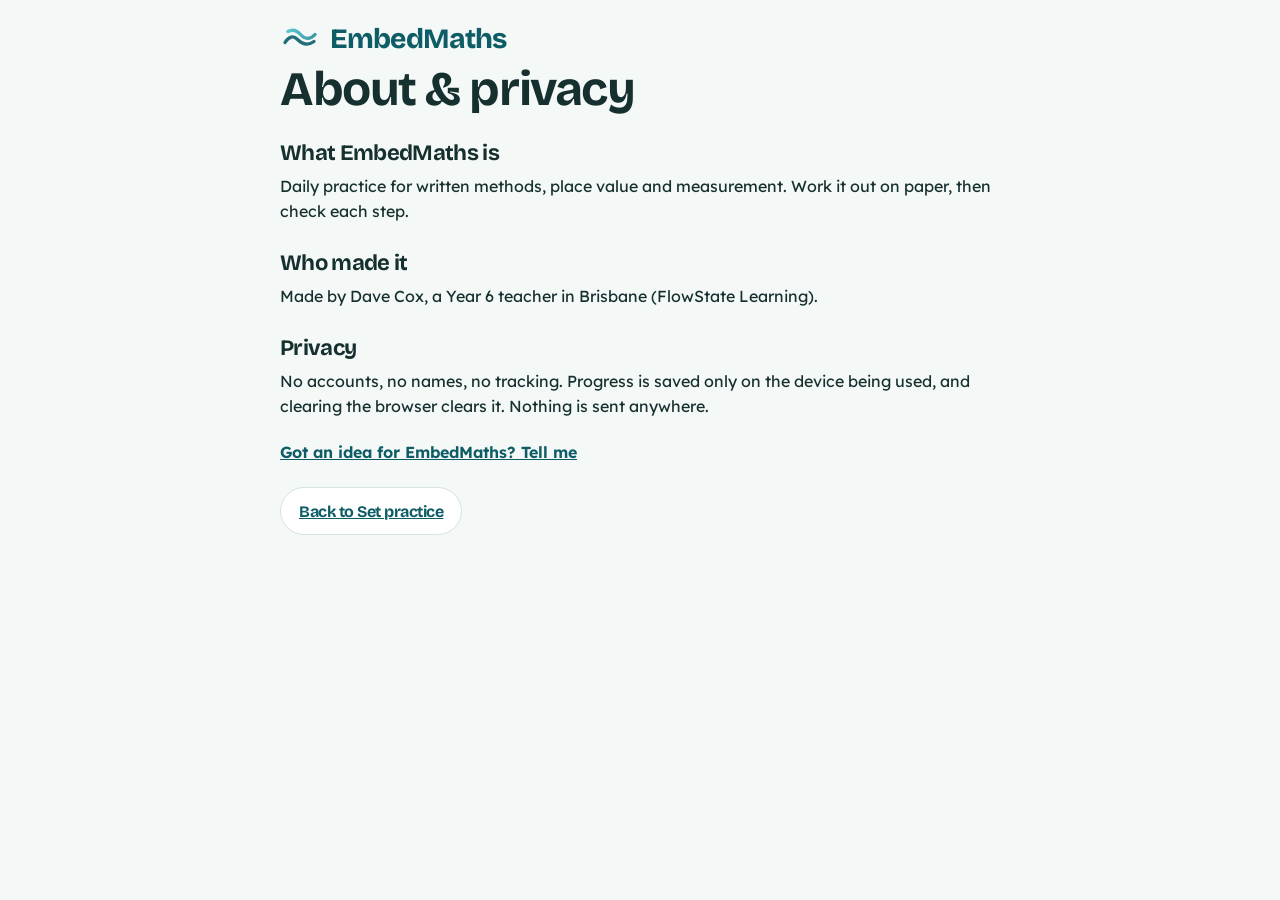
<file: hub/about.html>
<!DOCTYPE html>
<html lang="en">
<head>
<meta charset="UTF-8">
<meta name="viewport" content="width=device-width, initial-scale=1, viewport-fit=cover">
<title>About &amp; privacy — EmbedMaths</title>
<meta name="theme-color" content="#0E5D66">
<link rel="icon" type="image/png" href="../icons/icon-embedmaths-512.png">
<script>
  var VERSION = '79546a0';
  document.write('<link rel="stylesheet" href="core/styles.css?v=' + VERSION + '">');
</script>
</head>
<body>
<div class="shell about-page">
  <header class="top">
    <div class="brand">
      <svg class="waves" width="40" height="26" viewBox="4 3 40 26" fill="none" aria-hidden="true">
        <defs>
          <linearGradient id="emWaveAbout" x1="0" y1="0" x2="1" y2="0">
            <stop offset="0" stop-color="#5CC6D0"/>
            <stop offset="1" stop-color="#3A98A4"/>
          </linearGradient>
        </defs>
        <path d="M12 8.5C16.5 6 20.5 7 24.5 11.5S33.5 17.5 39 11.5" stroke="url(#emWaveAbout)" stroke-width="3.3" stroke-linecap="round"/>
        <path d="M9 19.5C13 13 17.5 12.5 21.5 16.5S31 23.5 38 18.5" stroke="#226E78" stroke-width="3.3" stroke-linecap="round"/>
      </svg>
      <span>EmbedMaths</span>
    </div>
  </header>
  <h1>About &amp; privacy</h1>
  <h2>What EmbedMaths is</h2>
  <p>Daily practice for written methods, place value and measurement. Work it out on paper, then check each step.</p>
  <h2>Who made it</h2>
  <p>Made by Dave Cox, a Year 6 teacher in Brisbane (FlowState Learning).</p>
  <h2>Privacy</h2>
  <p>No accounts, no names, no tracking. Progress is saved only on the device being used, and clearing the browser clears it. Nothing is sent anywhere.</p>
  <p class="about-idea"><a id="ideaLink">Got an idea for EmbedMaths? Tell me</a></p>
  <a class="btn ghost about-back" href="./?teachers=1">Back to Set practice</a>
</div>
<script>
  document.write('<script src="core/app.js?v=' + VERSION + '"><\/script>');
</script>
<script>
  document.getElementById('ideaLink').href = EM.feedbackMail;
</script>
</body>
</html>
</file>
<file: hub/core/styles.css>
@font-face {
  font-family: "Bricolage Grotesque";
  src: url("fonts/bricolage-grotesque.woff2") format("woff2");
  font-weight: 200 800;
  font-style: normal;
  font-display: swap;
}
@font-face {
  font-family: Lexend;
  src: url("fonts/lexend.woff2") format("woff2");
  font-weight: 100 900;
  font-style: normal;
  font-display: swap;
}

:root {
  --teal: #0e5d66;
  --teal-deep: #0a454c;
  --ground: #f4f8f7;
  --ink: #16302f;
  --muted: #4f6b6d;
  --orange: #b85a1e;
  --tint: #fff6ef;
  --line: #d5e3e1;
  --card: #ffffff;
  --soft: #f3f7f6;
  --shadow: 0 8px 28px rgba(14, 50, 47, 0.05);
  --sans: Lexend, "Segoe UI", sans-serif;
  --display: "Bricolage Grotesque", Lexend, sans-serif;
}

* { box-sizing: border-box; }
html, body { margin: 0; min-height: 100%; }
body {
  background: var(--ground);
  color: var(--ink);
  font-family: var(--sans);
  font-variant-numeric: tabular-nums;
  min-height: 100vh;
  padding-top: env(safe-area-inset-top);
  padding-right: env(safe-area-inset-right);
  padding-bottom: env(safe-area-inset-bottom);
  padding-left: env(safe-area-inset-left);
}
button, input, select, textarea { font-family: inherit; color: inherit; }
button {
  cursor: pointer;
  appearance: none;
  -webkit-appearance: none;
}
svg { width: 1.15em; height: 1.15em; display: block; }
.hidden, [hidden] { display: none !important; }

.shell { width: min(1080px, calc(100% - 32px)); margin: 0 auto; padding: 22px 0 36px; }
h1, h2, .brand, .equation, .btn, .level-name {
  font-family: var(--display);
  letter-spacing: -0.03em;
}
h1 { font-size: clamp(32px, 4vw, 48px); line-height: 1.05; margin: 8px 0 18px; }
h2 { font-size: 22px; margin: 0; }
.lede { color: var(--muted); margin: -8px 0 18px; }
.eyebrow {
  margin: 0 0 6px;
  font-size: 12px;
  letter-spacing: 0.08em;
  text-transform: uppercase;
  color: var(--muted);
  font-weight: 600;
}
.eyebrow.light { color: rgba(255, 255, 255, 0.78); }
.eyebrow.warn { color: var(--orange); }
.site-foot {
  position: fixed;
  left: max(12px, env(safe-area-inset-left));
  bottom: max(8px, env(safe-area-inset-bottom));
  z-index: 4;
  margin: 0;
  color: var(--muted);
  font-size: 12px;
  line-height: 1.35;
}
.site-foot p { margin: 0; }
.site-foot.in-flow {
  position: static;
  margin: 18px 4px 0;
  padding-bottom: env(safe-area-inset-bottom);
}

.top, .picker-top, .play-top {
  display: flex;
  align-items: center;
  justify-content: space-between;
  gap: 12px;
}
.brand { display: flex; align-items: center; gap: 10px; color: var(--teal); font-size: 28px; font-weight: 760; }
.waves { width: 40px; height: 26px; flex: none; display: block; }
.board-brand .waves { width: 32px; height: 21px; }

.btn {
  min-height: 48px;
  border-radius: 999px;
  border: 1.5px solid transparent;
  padding: 0 18px;
  font-size: 16px;
  font-weight: 700;
  display: inline-flex;
  align-items: center;
  justify-content: center;
  gap: 8px;
  background: var(--teal);
  color: #fff;
}
.btn.primary { background: var(--teal); color: #fff; }
.btn.ghost { background: #fff; color: var(--teal); border-color: var(--line); }
.btn.light { background: #fff; color: var(--teal); }
.btn.dark { background: var(--teal-deep); color: #fff; }
.btn.peach { background: #f6e2d4; color: var(--orange); }
.btn svg { width: 18px; height: 18px; }
.play-nav { display: flex; align-items: center; gap: 8px; }
.btn.icon-btn { width: 44px; min-width: 44px; padding: 0; }
.text-link { background: none; border: 0; color: var(--teal); text-decoration: underline; min-height: 44px; font-weight: 650; }

.teacher {
  margin-top: 18px;
  background: var(--teal);
  color: #fff;
  border-radius: 22px;
  padding: 18px 20px;
  display: flex;
  align-items: center;
  justify-content: space-between;
  gap: 16px;
}
.teacher h2 { font-size: 28px; }
.teacher p { margin: 4px 0 0; color: rgba(255, 255, 255, 0.82); }
.teacher-msg { color: #fff; font-weight: 650; }
.teacher .teacher-due { color: #fff; font-weight: 700; }
.teacher .teacher-due.late {
  color: #fff; background: var(--orange); display: inline-block;
  margin-top: 8px; padding: 2px 10px; border-radius: 999px;
}
.session-msg { margin: 2px 0 0; font-size: 14px; font-weight: 650; color: var(--teal); }
.start-card {
  width: min(640px, 100%);
  margin: 12px auto 0;
  background: #fff;
  border-radius: 24px;
  box-shadow: var(--shadow);
  padding: 28px 24px 24px;
  display: flex;
  flex-direction: column;
  justify-content: safe center;
  gap: 8px;
}
.start-card h1 { margin: 0; font-size: clamp(34px, 5vw, 52px); line-height: 1.05; }
.start-due { margin: 0; font-weight: 760; font-size: 18px; }
.start-msg { margin: 0; font-size: 18px; font-weight: 650; line-height: 1.4; }
.start-practice { margin: 6px 0 0; color: var(--muted); font-weight: 650; line-height: 1.45; }
.start-when { margin: 8px 0 0; line-height: 1.4; }
.start-btn { margin-top: 16px; min-height: 64px; width: 100%; font-size: 22px; }
@media (min-width: 701px) {
  .start-shell .start-card { flex: 1 1 auto; min-height: 0; overflow: auto; margin: 8px auto; }
}
.teacher-actions { display: flex; gap: 10px; flex-shrink: 0; }

.how {
  margin-top: 16px;
  background: var(--teal);
  color: #fff;
  border-radius: 18px;
  padding: 12px 16px;
  display: flex;
  align-items: center;
  gap: 14px 16px;
}
.how-kicker {
  margin: 0;
  font-family: var(--sans);
  font-size: 12px;
  font-weight: 600;
  letter-spacing: 0.12em;
  text-transform: uppercase;
  line-height: 1.2;
  flex: none;
}
.how-steps {
  display: grid;
  grid-template-columns: auto 1fr auto 1fr auto;
  align-items: center;
  column-gap: 8px;
  flex: 1;
  min-width: 0;
}
.how-step { display: flex; align-items: center; gap: 8px; min-width: 0; }
.how-n {
  width: 28px; height: 28px; border-radius: 50%; background: #fff; color: var(--teal);
  display: grid; place-items: center; font-weight: 760; flex: none;
}
.how-copy { display: flex; flex-direction: column; min-width: 0; }
.how-copy strong { font-size: 15px; line-height: 1.2; }
.how-copy span { font-size: 12px; color: rgba(255, 255, 255, 0.82); line-height: 1.25; }
.how-arrow { color: rgba(255, 255, 255, 0.85); text-align: center; }
.how-hide, .how-show {
  background: none; border: 0; color: #fff; text-decoration: underline;
  font-weight: 650; min-height: 44px; padding: 0 4px; flex: none;
}
.how-hide { margin-left: auto; }
.how-collapsed { margin: 12px 4px 0; }
.how-show { color: var(--teal); min-height: 44px; font-size: 15px; }
.home-grid { display: grid; gap: 16px; margin-top: 16px; align-items: stretch; }
.home-col { display: flex; flex-direction: column; gap: 16px; min-width: 0; }
.home-col > .panel.grow { flex: 1; display: flex; flex-direction: column; }
.home-col > .panel.grow .tile-grid,
.home-col > .panel.grow .tile-stack { flex: 1; }
.home-col > .panel.grow .tile-grid.three { grid-auto-rows: 1fr; }
.home-col > .panel.grow .tile-stack { grid-template-rows: 1fr; }
.panel { background: var(--card); border: 1px solid var(--line); border-radius: 22px; padding: 16px; box-shadow: var(--shadow); min-width: 0; }
.panel-head { display: flex; justify-content: space-between; gap: 12px; align-items: baseline; margin-bottom: 12px; flex-wrap: wrap; }
.panel-head p, .panel > h2 { color: var(--ink); }
.panel > h2 { margin-bottom: 12px; }
.panel-head p { margin: 0; color: var(--muted); font-size: 14px; }
.tile-grid, .tile-row, .tile-stack { display: grid; gap: 12px; }
.tile-grid { grid-template-columns: 1fr; }
.tile-grid.three { grid-template-columns: 1fr 1fr 1fr; }
.tile-stack { grid-template-columns: 1fr; }
.tile-row.two { grid-template-columns: 1fr; }
.tile, .level-card {
  text-align: left;
  background: var(--soft);
  border: 1px solid transparent;
  border-radius: 16px;
  min-height: 92px;
  padding: 14px;
  color: inherit;
  text-decoration: none;
}
.tile { display: flex; align-items: center; gap: 12px; width: 100%; min-width: 0; container-type: inline-size; }
.tile-icon {
  width: 44px; height: 44px; border-radius: 12px; background: #fff; color: var(--teal);
  display: grid; place-items: center; flex-shrink: 0;
}
.tile-icon.pv-icon {
  width: 54px; height: 54px; display: flex; align-items: center; justify-content: center;
  overflow: hidden; padding: 3px;
}
.pv-mark {
  display: flex; flex-direction: column; align-items: center; justify-content: center;
  font-family: var(--sans); font-size: 16px; font-weight: 760; line-height: 1.05;
  letter-spacing: -0.03em; text-align: center;
}
.tile-icon.convert-icon {
  width: auto; min-width: 44px; height: 44px; padding: 0 8px; display: flex; flex-direction: row;
  gap: 4px; font-size: 13px; font-weight: 760;
}
.mini-frac { display: inline-flex; flex-direction: column; align-items: center; line-height: 1; font-weight: 780; font-size: 14px; }
.mini-frac span:first-child { border-bottom: 1.5px solid currentColor; padding: 0 3px 1px; min-width: 0.9em; text-align: center; }
.mini-frac span:last-child { padding: 1px 3px 0; min-width: 0.9em; text-align: center; }
.mini-eq { font-weight: 760; }
.tile-copy { display: flex; flex-direction: column; gap: 2px; min-width: 0; }
.tile-name { font-family: var(--display); font-weight: 720; font-size: 18px; line-height: 1.15; }
@container (max-width: 230px) {
  .tile-name { font-size: 16px; }
}
.tile-meta { color: var(--muted); font-size: 14px; overflow-wrap: break-word; }
.tile-ex { color: var(--teal); font-size: 13px; font-weight: 760; line-height: 1.25; overflow-wrap: break-word; }
.tile.stack { flex-direction: column; align-items: flex-start; justify-content: flex-start; gap: 10px; height: 100%; padding: 14px 12px; }
.tile.stack .tile-name { font-size: 17px; }
.tile.soon { border: 1.5px dashed #c5d5d3; background: transparent; color: #8aa0a0; }
.tile.soon .tile-icon { color: #8aa0a0; background: #f7fbfa; }
.tile.soon .tile-ex { color: #8aa0a0; }
.tile.warm { background: var(--tint); }
.tile.warm .tile-icon, .tile.warm .tile-name, .tile.warm .tile-meta, .tile.warm .tile-go { color: var(--orange); }
.tile-go { margin-left: auto; }

.level-grid { display: grid; gap: 12px; grid-template-columns: 1fr; }
.level-card { position: relative; min-height: 108px; background: #fff; border: 1px solid var(--line); display: flex; flex-direction: column; gap: 4px; }
.level-card .kicker { font-size: 12px; letter-spacing: 0.06em; text-transform: uppercase; color: var(--muted); font-weight: 700; }
.level-name { font-size: 20px; font-weight: 740; }
.level-ex { color: var(--muted); }
.level-card.on { background: var(--teal); color: #fff; border-color: var(--teal); }
.level-card.on .kicker, .level-card.on .level-ex { color: rgba(255, 255, 255, 0.82); }
.level-card.level-ext { background: #fff; border: 1.5px dashed var(--orange); }
.level-card.level-ext.on { background: var(--tint); color: var(--ink); border: 1.5px dashed var(--orange); }
.level-card.level-ext.on .kicker, .level-card.level-ext.on .level-ex { color: var(--muted); }
.ext-card {
  grid-column: 1 / -1;
  background: var(--tint);
  border-color: var(--orange);
  color: var(--orange);
  justify-content: center;
}
.ext-card .level-name { color: var(--orange); }
.tick { position: absolute; top: 14px; right: 14px; color: var(--teal); }
.tick svg { width: 22px; height: 22px; }
.here-note { color: var(--teal); font-size: 13px; font-weight: 700; }

.picker-bar {
  margin-top: 16px;
  background: #fff;
  border: 1px solid var(--line);
  border-radius: 20px;
  padding: 12px;
  display: flex;
  flex-wrap: wrap;
  align-items: center;
  gap: 14px;
  position: sticky;
  bottom: 10px;
}
.q-block { display: flex; align-items: center; gap: 10px; }
.seg { display: flex; background: var(--soft); border-radius: 12px; padding: 4px; gap: 4px; }
.seg-opt { position: relative; min-width: 44px; min-height: 44px; display: grid; place-items: center; border-radius: 10px; color: var(--muted); font-weight: 700; }
.seg-opt input { position: absolute; opacity: 0; inset: 0; margin: 0; }
.seg-opt.on, .seg-opt:has(input:checked) { background: #fff; color: var(--ink); box-shadow: 0 1px 4px rgba(22, 48, 47, 0.08); }
.check-row { display: flex; align-items: center; gap: 8px; min-height: 44px; font-weight: 650; }
.check-row input { width: 22px; height: 22px; accent-color: var(--teal); }
.picker-bar .btn { margin-left: auto; }

.play-top { margin-bottom: 8px; flex-wrap: wrap; align-items: flex-start; }
.progress-wrap { text-align: center; min-width: 0; flex: 1; }
.progress-wrap p { margin: 0 0 6px; font-weight: 650; overflow-wrap: break-word; }
.progress { display: flex; gap: 4px; width: min(280px, 46vw); margin: 0 auto; }
.seg-bit { height: 8px; flex: 1; border-radius: 99px; background: #e1e9e8; }
.seg-bit.right { background: var(--teal); }
.seg-bit.wrong { background: var(--orange); }
.seg-bit.now { outline: 2px solid var(--teal); }
.tricky-tag { background: var(--tint); color: var(--orange); border-radius: 999px; padding: 8px 12px; font-weight: 700; }

.work { display: grid; gap: 10px; min-width: 0; }
.work > * { min-width: 0; }
.paper, .steps-col, .check, .strategy, .watch, .next-card {
  background: #fff;
  border: 1px solid var(--line);
  border-radius: 22px;
  padding: 12px 14px;
  width: 100%;
  max-width: 100%;
  height: auto;
  overflow-wrap: break-word;
}
.q-instruction {
  margin: 0 0 10px;
  font-family: var(--sans);
  font-weight: 760;
  font-size: 18px;
  line-height: 1.3;
  letter-spacing: 0;
}
.equation { font-size: clamp(28px, 3.4vw, 40px); margin: 0 0 4px; font-weight: 760; container-type: inline-size; max-width: 100%; overflow-wrap: break-word; }
.paper.pct-paper .equation { font-size: clamp(30px, 4vw, 48px); }
.paper.pct-paper .equation.eq-prose { font-size: clamp(18px, 2.4vw, 29px); font-weight: 700; line-height: 1.35; }
.paper.roomy { padding: 28px 24px; }
.paper.roomy .equation .frac,
.paper.roomy .equation .eq-op { font-size: 1.45em; }
.eq-sum { display: inline-flex; align-items: center; gap: 0.95em; vertical-align: middle; max-width: 100%; }
.eq-op { font-weight: 650; line-height: 1; }
.equation .eq-amounts { display: block; margin-top: 4px; font-size: clamp(13px, 1.7vw, 20px); font-weight: 650; line-height: 1.35; overflow-wrap: break-word; }
.equation .eq-choices {
  display: flex; flex-wrap: wrap; gap: 10px; margin-top: 16px;
  font-family: var(--sans); font-size: clamp(15px, 1.7vw, 20px); font-weight: 400;
  line-height: 1.2; letter-spacing: 0;
}
.equation .eq-choice {
  display: inline-flex; align-items: center; gap: 8px;
  padding: 4px 10px 4px 5px; border: 1.5px solid #b7cdc9; border-radius: 12px;
  background: #fff; color: var(--ink); font-weight: 400; max-width: 100%;
  white-space: normal; overflow-wrap: break-word; height: auto; min-height: 28px;
}
.equation .eq-letter {
  display: grid; place-items: center; width: 18px; height: 18px; flex: none;
  border-radius: 5px; background: var(--teal); color: #fff;
  font-size: 11px; font-weight: 700; line-height: 1;
}
@container (max-width: 520px) {
  .equation .eq-choices { display: grid; grid-template-columns: 1fr 1fr; }
  .equation .eq-choice { width: 100%; }
}
.estimate, .closeness, .wait-note { color: var(--muted); margin: 0 0 6px; max-width: 100%; overflow-wrap: break-word; }
.closeness { margin: 8px 0 0; }
#algo { min-width: 0; max-width: 100%; }

.algo-grid-wrap {
  display: block;
  width: max-content;
  max-width: 100%;
  padding-top: 0.55em;
  font-variant-numeric: tabular-nums;
  font-size: clamp(20px, 3.2vw, 32px);
  line-height: 1;
}
.algo-row { display: flex; align-items: flex-end; justify-content: flex-end; }
.dc {
  width: 0.9em;
  height: 1.05em;
  font-size: 1em;
  font-weight: 650;
  display: inline-flex;
  align-items: flex-end;
  justify-content: center;
  position: relative;
  line-height: 1;
  flex: 0 0 0.9em;
}
.dc.dot { width: 0.55em; }
.dc.op { color: var(--ink); }
.dc .d.crossed { color: #9aabaa; text-decoration: line-through; font-size: 0.72em; }
.dc .newval {
  position: absolute; top: -0.85em; left: 50%; transform: translateX(-50%);
  color: var(--orange); font-size: 0.58em; font-weight: 700; white-space: nowrap;
}
.carry-row .dc { height: 0.85em; align-items: flex-end; }
.dc .carry {
  position: static; transform: none;
  color: var(--orange); font-size: 0.72em; font-weight: 700; line-height: 1;
}
.dc .carry.used { color: #9aabaa; }
.dc .carry.struck { color: #9aabaa; text-decoration: line-through; text-decoration-thickness: 1px; }
.dc .carry.quiet { color: #8aa0a0; }
.mul-grid .dc { width: 1.2em; flex-basis: 1.2em; }
.mul-grid .carry-row .dc { height: 1.05em; overflow: visible; }
.mul-grid .carry { font-size: 0.52em; }
.dc.shade { background: #e4eeec; border-radius: 6px; }
.dc .d.fresh { color: var(--orange); background: var(--tint); border-radius: 5px; box-shadow: 0 0 0 3px var(--tint); }
.mul-key { list-style: none; margin: 10px 0 0; padding: 0; color: var(--muted); font-size: 14px; line-height: 1.45; font-weight: 650; }
.mul-key li { display: flex; align-items: center; gap: 8px; }
.mul-key .k {
  display: block; width: 14px; height: 4px; border-radius: 2px;
  background: var(--orange); flex: 0 0 14px;
}
.mul-key .k.struck { background: #9aabaa; position: relative; }
.mul-key .k.struck::after {
  content: ""; position: absolute; left: -2px; right: -2px; top: 1px;
  height: 1.5px; background: #6d8080; transform: rotate(-28deg);
}
.mul-key .k.quiet {
  height: 7px; background: transparent; position: relative;
}
.mul-key .k.quiet::before {
  content: ""; position: absolute; left: 3px; top: 0;
  width: 7px; height: 7px; border-radius: 50%; background: #8aa0a0;
}
.dc .d.ph {
  color: var(--orange);
  border: 1.5px dashed var(--orange);
  border-radius: 6px;
  padding: 0 3px;
  line-height: 1.15;
}
.dc .d.res { color: var(--teal); }
.sep-row { border-top: 2px solid var(--ink); margin-top: 5px; padding-top: 0; }
.algo-grid-wrap.has-dp { padding-bottom: 0.35em; }
.dc.counted { box-shadow: inset 0 -3px 0 var(--orange); }
.dc.dot.dp-arrow { position: relative; }
.dc.dot.dp-arrow::after {
  content: '';
  position: absolute;
  left: 50%;
  bottom: -0.42em;
  transform: translateX(-50%);
  border-left: 4px solid transparent;
  border-right: 4px solid transparent;
  border-top: 6px solid var(--orange);
}
.algo-dp-note {
  margin: 8px 0 0;
  max-width: 34em;
  font-weight: 700;
  font-size: clamp(16px, 1.8vw, 20px);
  line-height: 1.35;
}

.div-layout {
  display: grid;
  grid-template-columns: minmax(0, 1fr) minmax(168px, 210px);
  gap: 16px 18px;
  align-items: start;
  margin-top: 12px;
  min-width: 0;
}
.div-layout.stacked { grid-template-columns: minmax(0, 1fr); }
.div-work { min-width: 0; max-width: 100%; }
.bus {
  display: flex;
  align-items: flex-end;
  gap: 8px;
  width: max-content;
  max-width: none;
  padding-left: 0.35em;
  font-size: clamp(26px, 3vw, 40px);
  font-weight: 760;
  line-height: 1;
}
.bus-divisor { font-size: 1em; padding-bottom: 2px; }
.bus-board {
  display: grid;
  grid-template-rows: auto 3px auto;
  align-items: stretch;
}
.bus-ans, .bus-slot {
  display: flex;
  justify-content: center;
  align-items: flex-end;
  min-height: 1.2em;
}
.bus-ans { grid-row: 1; align-self: end; }
.bus-rule {
  grid-row: 2;
  height: 3px;
  align-self: stretch;
  background: var(--ink);
}
.bus-slot { grid-row: 3; align-self: stretch; padding-top: 0.72em; position: relative; }
.bus-slot.bracket::before {
  content: "";
  position: absolute;
  left: -3px;
  top: -3px;
  bottom: 0;
  width: 3px;
  background: var(--ink);
  border-radius: 12px 0 0 0;
}
.bus-figwrap { position: relative; display: inline-flex; align-items: flex-end; justify-content: center; }
.bus-ph, .bus-fig.ph {
  color: var(--orange);
  border: 1.5px dashed var(--orange);
  border-radius: 6px;
  box-sizing: border-box;
  min-width: 0.72em;
  max-width: 1.15em;
  padding: 0 2px;
  line-height: 1.05;
  justify-content: center;
}
.bus-point { padding: 0 0.12em; }
.bus-fig.ph {
  min-width: 0.72em;
  padding: 0 2px;
  border-radius: 4px;
}
.bus-figwrap .bus-rem {
  position: absolute;
  top: -0.42em;
  left: -0.55em;
  color: var(--orange);
  font-size: 0.46em;
  font-weight: 760;
  line-height: 1;
  margin: 0;
}
.bus-figwrap:has(.bus-fig.ph) .bus-rem {
  top: auto;
  bottom: calc(100% + 2px);
  left: 0;
  font-size: 0.42em;
  transform: translateX(calc(-100% - 3px));
}
.bus-r { font-size: 0.62em; font-weight: 760; padding: 0 4px 2px; justify-content: flex-start; white-space: nowrap; }
.div-answer {
  display: flex;
  flex-direction: column;
  align-items: flex-start;
  gap: 2px;
  width: 100%;
  max-width: 100%;
  height: auto;
  margin: 16px 0 0;
  background: #e7f1f0;
  border-radius: 12px;
  padding: 12px 14px;
  overflow-wrap: break-word;
}
.div-answer strong, .div-check { display: block; max-width: 100%; }
.div-answer .frac, .step .frac, .order-line .frac {
  font-size: 1.15em;
  vertical-align: middle;
  margin: 0 0.12em;
}
.div-answer .frac-n, .step .frac-n, .order-line .frac-n { border-bottom-width: 2px; }
.mult-wrap { min-width: 0; max-width: 210px; }
.mult-closed, .mult-toggle {
  min-height: 44px;
  height: auto;
  max-width: 100%;
  border-radius: 999px;
  border: 1.5px solid var(--line);
  background: #fff;
  color: var(--ink);
  font-weight: 740;
  padding: 8px 14px;
  display: inline-flex;
  align-items: center;
  gap: 8px;
  white-space: normal;
  text-align: left;
}
.mult-panel { border: 1.5px solid var(--line); border-radius: 16px; background: #f6faf9; overflow: hidden; }
.mult-panel .mult-toggle { width: 100%; border: 0; border-radius: 0; background: transparent; justify-content: space-between; }
.mult-row { display: flex; justify-content: space-between; gap: 16px; padding: 2px 12px; color: var(--muted); font-variant-numeric: tabular-nums; }
.mult-row.used { background: #f6e2d4; color: var(--orange); font-weight: 760; border-radius: 8px; margin: 2px 6px; }
.mult-note { color: var(--muted); font-size: 14px; margin: 10px 0 0; max-width: 100%; overflow-wrap: break-word; }
.bus-key { display: flex; flex-wrap: wrap; gap: 8px 16px; align-items: center; color: var(--muted); font-size: 13px; margin: 8px 0 0; max-width: 100%; }
.bus-key .bus-rem { position: static; font-size: 0.85em; margin: 0 2px 0 0; right: auto; bottom: auto; }
.ph-key { color: var(--orange); border: 1.5px dashed var(--orange); border-radius: 4px; padding: 0 4px; font-weight: 760; }
.share-note { margin: 12px 0 8px; max-width: 100%; overflow-wrap: break-word; }
.share-bar { display: flex; width: 100%; max-width: 360px; border: 2px solid var(--teal); border-radius: 12px; overflow: hidden; }
.share-part { flex: 1; text-align: center; padding: 8px 0; background: #e7f2f1; color: var(--teal); font-weight: 740; }
.share-part + .share-part { border-left: 2px solid var(--teal); }
.share-part.on { background: var(--teal); color: #fff; }
.share-eq { font-size: 28px; font-weight: 760; margin: 14px 0; display: flex; flex-wrap: wrap; align-items: center; gap: 6px; max-width: 100%; }
.recur {
  position: relative;
  display: inline-block;
  padding-top: 0.28em;
  line-height: 1;
}
.recur-dot {
  position: absolute;
  left: 50%;
  top: 0;
  width: 0.22em;
  height: 0.22em;
  transform: translateX(-50%);
  border-radius: 50%;
  background: currentColor;
}
.frac { display: inline-flex; flex-direction: column; align-items: center; vertical-align: middle; font-size: 0.55em; line-height: 1; margin: 0 2px; font-weight: 760; }
.equation .frac { font-size: 0.72em; }
.level-ex .frac { font-size: 0.8em; }
.frac-n { border-bottom: 2px solid currentColor; padding: 0 4px 1px; }
.frac-d { padding: 1px 4px 0; }
.mixed { display: inline-flex; align-items: center; gap: 0.12em; vertical-align: middle; }
.frac-board {
  display: grid;
  width: max-content;
  max-width: 100%;
  grid-template-columns: auto max-content auto max-content;
  column-gap: 0.95em;
  row-gap: 0.4em;
  align-items: center;
  justify-content: start;
  font-size: clamp(26px, 3vw, 40px);
  font-weight: 760;
  line-height: 1;
  padding: 0.15em 1em 0.15em 0.15em;
}
.frac-board.order { grid-template-columns: repeat(3, max-content); column-gap: 1.2em; padding-right: 1em; }
.frac-board.of-line { display: flex; align-items: center; flex-wrap: nowrap; gap: 0.45em; padding-left: 0.7em; }
.frac-of { font-size: 0.62em; font-weight: 650; }
.frac-gap { font-size: 0.7em; }
.frac-col { display: flex; align-items: center; justify-content: flex-end; gap: 0.12em; }
.frac-stack { width: 2.8em; display: flex; flex-direction: column; align-items: stretch; flex: none; }
.frac-stack .frac-n, .frac-stack .frac-d { display: block; width: 100%; text-align: center; padding-left: 0; padding-right: 0; }
.frac-fig { position: relative; display: inline-block; }
.frac-mul, .frac-side {
  position: absolute;
  color: var(--orange);
  font-size: 0.42em;
  font-weight: 760;
  line-height: 1;
  white-space: nowrap;
}
.frac-mul { left: 100%; top: 0; margin-left: 1px; }
.frac-side { right: 100%; top: 0.05em; margin-right: 2px; }
.frac-eq, .frac-op { font-weight: 650; }
.frac-amt { font-size: 1.05em; }
.frac-stack.has-mul { margin-right: 1.6em; }
.pct-work { width: 100%; max-width: 100%; margin-top: 6px; }
.pct-work .div-answer { margin-top: 8px; }
.pct-hint { margin: 0 0 10px; color: var(--muted); font-weight: 650; font-size: 15px; line-height: 1.35; }
.method-tabs { display: flex; flex-wrap: wrap; gap: 8px; margin: 0 0 14px; }
.method-tab {
  min-height: 44px;
  padding: 8px 14px;
  border-radius: 999px;
  border: 1.5px solid var(--line);
  background: #fff;
  color: var(--ink);
  font: inherit;
  font-weight: 700;
  font-size: 15px;
  cursor: pointer;
}
.method-tab.on { background: var(--teal); color: #fff; border-color: var(--teal); }
.pct-rule, .pct-lead { margin: 0 0 4px; font-weight: 760; font-size: clamp(18px, 2.2vw, 24px); line-height: 1.3; }
.pct-mul { margin: 0; }
.pct-kicker { margin: 14px 0 8px; font-weight: 760; font-size: 17px; line-height: 1.3; }
.pct-kicker:first-child { margin-top: 0; }
.pct-box {
  border: 1.5px solid #b7c9e4;
  border-radius: 12px;
  padding: 12px 14px;
  margin: 0 0 12px;
  max-width: 100%;
}
.pct-grid {
  display: grid;
  grid-template-columns: max-content max-content max-content;
  column-gap: 0.55em;
  row-gap: 0.28em;
  align-items: baseline;
  width: max-content;
  max-width: 100%;
  font-size: clamp(22px, 2.8vw, 32px);
  font-weight: 760;
  line-height: 1.25;
}
.pct-line, .pct-final {
  margin: 0 0 8px;
  font-size: clamp(22px, 2.8vw, 32px);
  font-weight: 760;
  line-height: 1.25;
  max-width: 100%;
}
.pct-final { color: var(--teal); white-space: nowrap; }
.pct-note {
  margin: 4px 0 0;
  background: var(--soft);
  border: 1.5px dashed var(--line);
  border-radius: 12px;
  padding: 12px 14px;
  font-weight: 650;
  line-height: 1.4;
}
.pct-frac { font-size: clamp(28px, 3.4vw, 44px); }
.pct-frac-line {
  display: flex; align-items: center; flex-wrap: wrap; gap: 0.35em 0.5em;
  font-size: clamp(22px, 2.8vw, 34px); font-weight: 760; max-width: 100%;
}
.pct-bus { margin: 4px 0 8px; max-width: 100%; }
.pct-bus .bus { font-size: clamp(22px, 3vw, 32px); }
.pct-shift { margin: 4px 0 8px; max-width: 100%; }
.method-tabs + .pct-kicker { margin-top: 0; }
.frac-calc { display: flex; flex-wrap: wrap; gap: 0.35em 1.1em; margin: 14px 0 0; font-weight: 760; font-size: clamp(18px, 2.4vw, 28px); max-width: 100%; }
.frac-res { color: var(--teal); }
.bar-model { max-width: 100%; margin-top: 16px; }
.bar-cap { display: flex; justify-content: space-between; gap: 8px 16px; flex-wrap: wrap; margin: 0 0 6px; color: var(--muted); font-size: 14px; font-weight: 650; }
.bar { display: flex; width: 100%; max-width: 460px; border: 2px solid var(--teal); border-radius: 12px; overflow: hidden; }
.bar span { flex: 1; min-width: 0; text-align: center; padding: 8px 2px; background: #e7f2f1; color: var(--teal); font-weight: 760; }
.bar span.on { background: var(--teal); color: #fff; }
.bar span + span { border-left: 2px solid var(--teal); }
.bar-sum { margin: 8px 0 0; font-weight: 760; }
.div-layout.has-lists { grid-template-columns: minmax(0, 1fr) max-content; align-items: start; }
.div-layout.stacked.has-lists { grid-template-columns: minmax(0, 1fr); }
.mult-wrap.multi {
  display: flex;
  flex-direction: row;
  flex-wrap: nowrap;
  align-items: flex-start;
  gap: 10px;
  width: max-content;
  max-width: 100%;
}
.mult-wrap.multi .mult-panel,
.mult-wrap.multi .mult-closed {
  flex: 1 1 auto;
  width: auto;
  min-width: 8.2em;
  height: auto;
  max-height: none;
  overflow: visible;
}
.div-layout.stacked .mult-wrap.multi { width: 100%; max-width: 100%; }
.div-layout.stacked .mult-wrap.multi .mult-panel,
.div-layout.stacked .mult-wrap.multi .mult-closed { flex: 1 1 0; min-width: 0; }
.order-line { margin: 12px 0 0; font-weight: 760; max-width: 100%; }
@media (max-width: 600px) {
  .bus { font-size: 26px; }
  .share-eq { font-size: 22px; }
}

.pv { max-width: 100%; min-width: 0; }
.pv-grid {
  display: grid;
  width: 100%;
  max-width: 100%;
  grid-template-columns: minmax(2.4em, 46px) repeat(var(--pv-cols), minmax(0, 1fr));
  gap: 3px 4px;
  align-items: center;
  justify-content: start;
  font-size: clamp(12px, 2.6vw, 16px);
}
.pv-head, .pv-lab { color: var(--muted); font-size: 0.85em; font-weight: 700; text-align: center; min-width: 0; overflow-wrap: anywhere; }
.pv-lab { text-align: left; overflow-wrap: break-word; }
.pv-cell {
  height: auto; min-height: 2em; min-width: 0; border: 1px solid var(--line); border-radius: 8px; background: var(--soft);
  display: grid; place-items: center; font-weight: 700;
}
.pv-cell.point { border: 0; background: transparent; }
.pv-cell.move { background: #d7ebe8; color: var(--teal); }
.pv-cell.ph { color: var(--orange); background: #fff; border: 1.5px dashed var(--orange); }
.pv-arrow { grid-column: 2 / -1; position: relative; height: 34px; color: var(--orange); font-weight: 700; }
.pv-arrow svg { width: 100%; height: 34px; display: block; }
.pv-move { position: absolute; top: 2px; transform: translateX(-50%); font-size: 13px; max-width: 7em; text-align: center; background: #fff; padding: 0 4px; overflow-wrap: break-word; }
.pv-legend { display: flex; flex-wrap: wrap; gap: 8px 12px; align-items: center; color: var(--muted); font-size: 13px; margin: 8px 0 0; max-width: 100%; }
.swatch { width: 14px; height: 14px; border-radius: 4px; display: inline-block; }
.swatch.move { background: #d7ebe8; border: 1px solid #b7d6d2; }
.swatch.ph { border: 1.5px dashed var(--orange); }
.unit-set { max-width: 100%; min-width: 0; }
.measure-tabs { display: flex; flex-wrap: wrap; gap: 6px; margin: 0 0 6px; }
.measure-tab { border-radius: 999px; padding: 2px 10px; font-size: 13px; font-weight: 700; border: 1.5px solid var(--line); color: var(--muted); }
.measure-tab.on { color: #fff; border-color: transparent; }
.unit-row { display: grid; grid-template-columns: minmax(0, 64px) minmax(0, 1fr) minmax(0, 64px); gap: 6px; align-items: center; margin: 3px 0; max-width: 100%; }
.unit-row.fade { opacity: 0.35; }
.unit-pill { border: 1.5px solid currentColor; border-radius: 10px; text-align: center; font-weight: 750; padding: 3px 2px; background: #fff; min-width: 0; overflow-wrap: break-word; }
.unit-arrows { text-align: center; font-size: 12px; font-weight: 700; line-height: 1.25; }
.unit-arrows b { font-weight: 800; }
.check-you { background: var(--tint); border: 1.5px solid #e7c2a8; border-radius: 12px; padding: 8px 10px; margin: 8px 0; width: 100%; max-width: 100%; height: auto; overflow-wrap: break-word; }
.check-you .eyebrow { color: var(--orange); margin: 0 0 4px; }
.check-you p { margin: 0; font-weight: 700; overflow-wrap: break-word; }
.sep-row .dc { height: 0.12em; align-items: flex-end; }
.sep-row .dc:has(.d) { height: 1.05em; }

.step-fold { border: 1px solid var(--line); border-radius: 14px; background: #fff; padding: 4px 12px 8px; }
.step-fold summary {
  min-height: 44px; display: flex; align-items: center; font-weight: 700; cursor: pointer;
  list-style: none;
}
.step-fold summary::-webkit-details-marker { display: none; }
.steps { list-style: none; margin: 8px 0 0; padding: 0; display: flex; flex-direction: column; gap: 4px; }
.step {
  display: flex; gap: 8px; align-items: flex-start;
  border: 1px solid var(--line); border-radius: 12px; padding: 6px 10px; background: #fff;
  width: 100%; max-width: 100%; height: auto; overflow: visible; overflow-wrap: break-word;
}
.step > div { min-width: 0; flex: 1; overflow: visible; }
.step.done { padding: 3px 10px; }
.col-link {
  margin-top: 6px; padding: 0; border: 0; background: none; color: var(--teal);
  font-weight: 700; text-decoration: underline; min-height: 44px;
}
.step .n {
  width: 28px; height: 28px; border-radius: 50%; display: grid; place-items: center;
  background: var(--soft); color: var(--muted); font-weight: 700; flex-shrink: 0;
}
.reveal-line { margin: 0; font-weight: 650; line-height: 1.45; }
.reveal-lines { display: flex; flex-direction: column; gap: 8px; }
.check .btn { margin-top: 12px; }
.step p { margin: 0; overflow-wrap: break-word; }
.step-title { font-weight: 740; margin-bottom: 4px; }
.step.current { background: var(--tint); border-color: #f0d2c0; }
.step.current .n { background: var(--orange); color: #fff; }
.step.later { color: var(--muted); opacity: 0.45; }
.step-head {
  list-style: none; border: 0; background: transparent; padding: 12px 2px 2px;
  font-size: 12px; font-weight: 760; letter-spacing: 0.06em; text-transform: uppercase; color: var(--muted);
}
.strategy { margin-top: 12px; background: #f3faf8; }
.strategy p { margin: 0 0 6px; }

.check { margin-top: 12px; }
.check h3 { margin: 0 0 10px; font-family: var(--display); }
.check-row, .chips, .action-row { display: flex; flex-wrap: wrap; gap: 8px; }
.choice, .chip {
  min-height: 44px; height: auto; max-width: 100%; border-radius: 999px; border: 1.5px solid var(--line);
  background: #fff; padding: 8px 14px; font-family: var(--sans); font-size: 16px;
  font-weight: 650; color: var(--ink); appearance: none; -webkit-appearance: none;
  white-space: normal; text-align: center;
}
.dock { display: flex; align-items: flex-end; justify-content: space-between; gap: 12px; }
.dock-left { flex: 1; min-width: 0; }
.dock .check {
  margin: 0; background: transparent; border: 0; padding: 0; box-shadow: none;
}
.pct-trim { margin: 8px 0 0; font-weight: 650; line-height: 1.35; }
.choice.right.on { border-color: var(--teal); color: var(--teal); background: #eef6f6; }
.choice.wrong.on, .chip.on { background: var(--orange); color: #fff; border-color: var(--orange); }
.choice svg { width: 18px; height: 18px; display: inline-block; vertical-align: -3px; }
.which { margin: 12px 0 8px; color: var(--muted); }
.action-row { justify-content: flex-end; margin-top: 0; flex: none; }

.summary { padding-top: 10px; padding-bottom: 16px; }
.summary h1 { margin: 0 0 4px; font-size: clamp(28px, 4vw, 40px); }
.summary-sub { margin: 0 0 10px; font-weight: 700; color: var(--ink); }
.teacher-says {
  margin: 0 0 10px; padding: 10px 14px; border-radius: 14px;
  background: #e7f4f3; border: 1.5px solid #b7d8d4; color: var(--teal-deep);
  font-weight: 650; line-height: 1.35;
}
.summary-score {
  margin: 0; font-family: var(--display); font-weight: 760; letter-spacing: -0.03em;
  font-size: clamp(26px, 4vw, 36px); line-height: 1.1;
}
.summary-when { margin: 4px 0 12px; color: var(--muted); font-weight: 650; }
.summary .q-row { display: flex; flex-wrap: wrap; gap: 6px; padding: 0; margin: 0; list-style: none; }
.q-tile {
  width: 80px; min-height: 46px; border-radius: 12px; display: flex; flex-direction: column;
  align-items: center; justify-content: center; gap: 1px; font-weight: 700; font-size: 13px;
  padding: 4px; overflow: hidden;
}
.q-tile.good { background: var(--teal); color: #fff; }
.q-tile.bad { background: var(--tint); color: var(--orange); border: 1.5px solid #e7c2a8; }
.q-tile svg { width: 18px; height: 18px; }
.q-tile b {
  font-size: 11px; line-height: 1.15; text-align: center; font-weight: 700;
  max-width: 100%; overflow-wrap: anywhere;
}
.summary-grid { display: grid; gap: 12px; }
.watch h2, .next-card h2 { font-size: 26px; margin: 0 0 8px; }
.next-card { background: var(--teal); color: #fff; }
.summary-foot {
  margin-top: 16px; background: #fff; border-radius: 16px; padding: 14px 16px;
  display: flex; justify-content: space-between; gap: 12px; color: var(--muted); flex-wrap: wrap;
}

.modal { position: fixed; inset: 0; background: rgba(22, 48, 47, 0.35); display: grid; place-items: center; padding: 16px; z-index: 5; }
.modal-card { background: #fff; border-radius: 20px; padding: 20px; width: min(420px, 100%); display: grid; gap: 12px; }
.setting { display: flex; justify-content: space-between; align-items: center; gap: 12px; }
.note { margin: 0; color: var(--muted); }
.ext-q { font-size: 22px; font-weight: 650; line-height: 1.45; }
.ext-ans { font-size: 18px; line-height: 1.5; }
.ext-line { margin: -8px 0 16px; font-weight: 700; color: var(--teal); }
.my-answer { width: 100%; min-height: 48px; border: 1.5px solid var(--line); border-radius: 12px; padding: 0 14px; font-size: 22px; font-variant-numeric: tabular-nums; }
.tf-pick.on { background: var(--teal); color: #fff; border-color: var(--teal); }
.hint-box { margin-top: 12px; background: var(--tint); border-radius: 12px; padding: 12px; width: 100%; max-width: 100%; height: auto; overflow-wrap: break-word; }
.mark-line { margin-top: 10px; font-weight: 700; }
.mark-line.good { color: var(--teal); }
.mark-line.bad { color: var(--orange); }
.need-first { color: var(--orange); font-weight: 700; min-height: 1.2em; }

@media (min-width: 760px) {
  .home-grid { grid-template-columns: 1.22fr 0.78fr; }
  .home-col { height: 100%; }
  .tile-grid { grid-template-columns: 1fr 1fr; }
  .tile-grid.three { grid-template-columns: 1fr 1fr 1fr; }
}
@media (max-width: 560px) {
  .tile-grid.three { grid-template-columns: 1fr; }
}
@media (max-width: 759px) {
  .how { display: grid; grid-template-columns: 1fr auto; align-items: start; }
  .how-kicker { grid-column: 1; }
  .how-hide { grid-column: 2; grid-row: 1; margin-left: 0; }
  .how-steps { display: flex; flex-direction: column; align-items: flex-start; grid-column: 1 / -1; gap: 8px; }
  .how-arrow { display: none; }
}
@media (min-width: 800px) {
  .tile-grid { grid-template-columns: 1fr 1fr; }
  .tile-grid.three { grid-template-columns: 1fr 1fr 1fr; }
  .tile-row.two { grid-template-columns: 1fr 1fr; }
  .level-grid { grid-template-columns: 1fr 1fr 1fr; }
  .work { grid-template-columns: 1.05fr 0.95fr; align-items: start; }
  .work.frac-work { grid-template-columns: 1.35fr 0.75fr; }
  .summary-grid { grid-template-columns: 1.2fr 0.8fr; }
}
@media (min-width: 1100px) {
  .level-grid { grid-template-columns: 1fr 1fr 1fr 1fr; }
  .shell.play { padding-top: 10px; padding-bottom: 8px; }
  .work { gap: 8px; }
  .step { padding: 4px 8px; }
  .step-fold { padding-bottom: 4px; }
  .strategy, .check { margin-top: 8px; }
  .div-layout { margin-top: 8px; }
  .mult-row { padding: 1px 12px; line-height: 1.25; }
}

.builder-for { color: var(--muted); font-weight: 650; }
.builder-foot { display: grid; gap: 6px; margin: 28px 4px 0; color: var(--muted); font-size: 14px; }
.builder-foot a { color: var(--teal); font-weight: 650; }
.about-page { width: min(720px, calc(100% - 32px)); }
.about-page h2 { margin: 26px 0 8px; }
.about-page p { margin: 0; line-height: 1.55; }
.about-page .about-idea { margin-top: 22px; }
.about-page a:not(.btn) { color: var(--teal); font-weight: 650; }
.about-page .about-back { margin-top: 22px; }
.copy-note { margin: 0; color: #fff; font-weight: 650; line-height: 1.4; }
.link-layout { display: grid; gap: 16px; align-items: start; }
.topic-pills { display: flex; flex-wrap: wrap; gap: 8px; }
.topic-pill {
  min-height: 44px; border-radius: 999px; border: 1.5px solid var(--line);
  background: #fff; color: var(--ink); padding: 0 14px; font-weight: 650;
}
.topic-pill.on { background: var(--teal); color: #fff; border-color: var(--teal); }
.field { display: grid; gap: 8px; margin-top: 16px; }
.field-row { display: grid; gap: 16px; }
.field-label { font-size: 13px; font-weight: 700; color: var(--muted); }
.level-select, .msg-input {
  width: 100%; min-height: 48px; border-radius: 12px; border: 1.5px solid var(--line);
  background: #fff; color: var(--ink); padding: 0 12px; font: inherit; font-size: 16px;
}
.msg-count { margin: 0; color: var(--muted); font-size: 13px; }
.check-line { display: flex; align-items: center; gap: 10px; min-height: 44px; font-weight: 650; }
.check-line input { width: 22px; height: 22px; accent-color: var(--teal); }
.link-card {
  background: var(--teal-deep); color: #fff; border-radius: 22px; padding: 18px;
  display: grid; gap: 12px;
}
.link-url {
  margin: 0; background: rgba(0, 0, 0, 0.28); border-radius: 12px; padding: 12px;
  word-break: break-all; font-size: 14px; line-height: 1.4;
}
.qr-row { display: flex; gap: 12px; align-items: center; }
.qr-row p { margin: 0; color: rgba(255, 255, 255, 0.86); }
.qr-box { background: #fff; border-radius: 12px; padding: 8px; width: 168px; flex: none; }
.qr-box svg { display: block; width: 100%; height: auto; }
#stripPreview .teacher { margin-top: 0; }
.board {
  position: fixed; inset: 0; z-index: 8; background: var(--ground);
  display: flex; flex-direction: column; align-items: center; justify-content: center;
  gap: 8px; padding: 56px 20px 16px; text-align: center; overflow: auto;
}
.board-close { position: absolute; top: 12px; right: 12px; }
.board-qr { width: min(360px, 34vh); padding: 8px; border-radius: 20px; }
.board h1 { margin: 4px 0 0; font-size: clamp(28px, 4.2vw, 52px); line-height: 1.05; }
.board-detail, .board-msg { margin: 0; font-size: clamp(18px, 2vw, 24px); }
.board-msg { font-weight: 700; color: var(--teal); }
.q-controls { display: flex; flex-wrap: wrap; align-items: center; gap: 10px; }
.stepper { display: inline-flex; align-items: center; gap: 6px; }
.step-btn {
  width: 44px; height: 44px; border-radius: 12px; border: 1.5px solid var(--line);
  background: #fff; color: var(--ink); font-size: 22px; font-weight: 700;
}
.step-n { min-width: 28px; text-align: center; font-weight: 760; font-size: 18px; }
.set-rows { display: grid; gap: 8px; }
.set-row {
  display: grid; grid-template-columns: minmax(0, 1fr) auto auto; gap: 8px;
  align-items: center; padding-bottom: 8px; border-bottom: 1px solid var(--line);
}
.set-row .row-level { grid-column: 1 / -1; }
.running-total { margin: 8px 0 0; font-weight: 700; }
.card-label { margin: 4px 0 0; font-weight: 700; letter-spacing: 0.04em; text-transform: uppercase; font-size: 13px; }
.qr-card { width: 100%; height: auto; background: #fff; border-radius: 16px; }
.board-card {
  background: #fff; border-radius: 28px; padding: 28px 32px 32px;
  width: min(560px, 100%); display: flex; flex-direction: column; align-items: center; gap: 8px;
  box-shadow: var(--shadow);
}
.board-brand {
  margin: 0; color: var(--teal); font-weight: 760; font-size: 22px; font-family: var(--display);
  display: flex; align-items: center; justify-content: center; gap: 10px;
}
.builder .brand { margin-bottom: 8px; }
.board-due { margin: 0; color: var(--muted); font-weight: 650; }
.board-url { margin: 0; color: var(--muted); font-size: 13px; word-break: break-all; max-width: 100%; }
.title-due { display: grid; grid-template-columns: 1.3fr 0.9fr; gap: 12px; align-items: start; }
.title-due .field { margin-top: 16px; }
.builder-form .seg { width: 100%; }
.builder-form .seg-opt { flex: 1; padding: 0 14px; }
.preview-toggle.on { background: var(--teal); color: #fff; border-color: var(--teal); }
@media (min-width: 900px) {
  .link-card {
    position: sticky;
    top: calc(12px + env(safe-area-inset-top));
    max-height: calc(100vh - 24px - env(safe-area-inset-top) - env(safe-area-inset-bottom));
    overflow: auto;
  }
}
@media (max-width: 600px) {
  .paper { padding: 14px 10px; }
  .dock .choice, .dock .btn, .dock .chip { min-width: 0; }
  .shell.play { padding-bottom: calc(16px + env(safe-area-inset-bottom)); }
  .dock .check { margin: 0 0 8px; }
  .dock .choice, .dock .btn { flex: 1; }
  .title-due { grid-template-columns: 1fr 0.85fr; }
}
@media (min-width: 900px) {
  .link-layout { grid-template-columns: 1.15fr 0.85fr; }
  .field-row { grid-template-columns: 1fr 1fr; }
}
@media (min-width: 701px) {
  html:has(.shell.play),
  body:has(.shell.play) { height: 100%; overflow: hidden; }
  body:has(.shell.play) { padding: 0; }
  .shell.play {
    height: 100dvh;
    max-height: 100dvh;
    display: flex;
    flex-direction: column;
    overflow: hidden;
    padding: max(8px, env(safe-area-inset-top)) max(16px, env(safe-area-inset-right)) max(8px, env(safe-area-inset-bottom)) max(16px, env(safe-area-inset-left));
  }
  .shell.play .play-top { flex: none; margin-bottom: 8px; }
  .shell.play .work {
    flex: 1 1 auto;
    min-height: 0;
    align-items: stretch;
    grid-template-columns: 1.05fr 0.95fr;
    grid-template-rows: minmax(0, 1fr);
  }
  .shell.play .work.frac-work { grid-template-columns: 1.35fr 0.75fr; }
  .shell.play .paper,
  .shell.play .steps-col {
    height: 100%;
    min-height: 0;
    overflow: auto;
  }
  .shell.play .steps-col .step-fold { padding-bottom: 28px; }
  .shell.play .dock {
    flex: none;
    margin-top: 8px;
    padding-top: 4px;
    background: var(--ground);
  }
  .shell.play .dock .check { display: flex; align-items: center; gap: 12px; flex-wrap: wrap; }
  .shell.play .dock .check h3 { margin: 0; font-size: 18px; }
}
@media (max-width: 700px) {
  body:has(.shell.play) { padding-bottom: 0; }
  .shell.play .dock {
    position: fixed;
    left: 0;
    right: 0;
    bottom: 0;
    z-index: 6;
    flex-wrap: wrap;
    align-items: stretch;
    background: var(--ground);
    padding: 8px 12px calc(8px + env(safe-area-inset-bottom));
    box-shadow: 0 -8px 18px rgba(14, 50, 47, 0.08);
  }
  .shell.play .dock .action-row { width: 100%; }
  .shell.play .dock .choice,
  .shell.play .dock .btn { flex: 1; }
}
@media (max-width: 700px) {
  .teacher, .teacher-actions, .picker-bar { flex-direction: column; align-items: stretch; }
  .picker-bar .btn { margin-left: 0; }
  .play-top, .top, .panel-head { flex-wrap: wrap; }
  .play-nav { order: 1; }
  .play-top > .tricky-tag,
  .play-top > span:last-child { order: 2; }
  .play-top .progress-wrap { order: 3; flex: 1 1 100%; }
  .panel-head { flex-direction: column; align-items: flex-start; }
  .brand { font-size: 22px; }
  .teacher h2 { font-size: 24px; }
  .shell { width: min(1080px, calc(100% - 24px)); }
}
</file>
